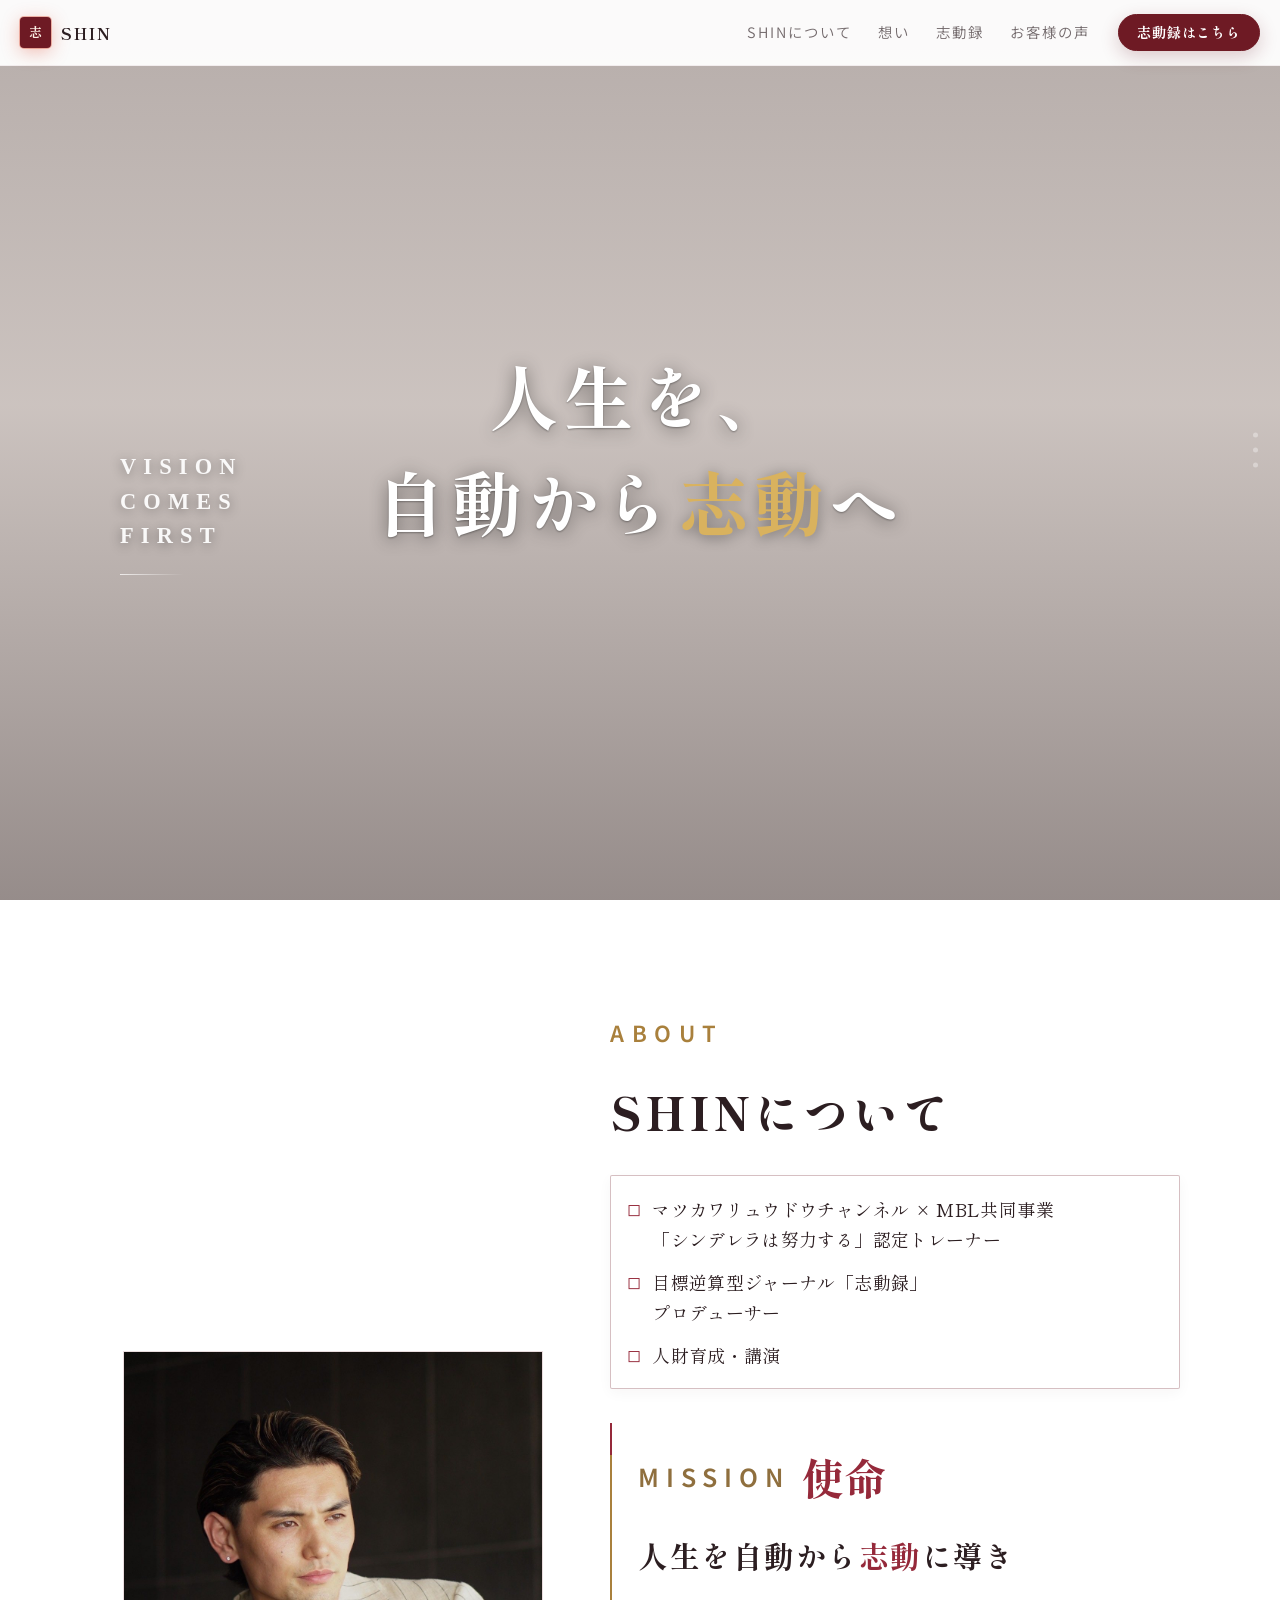
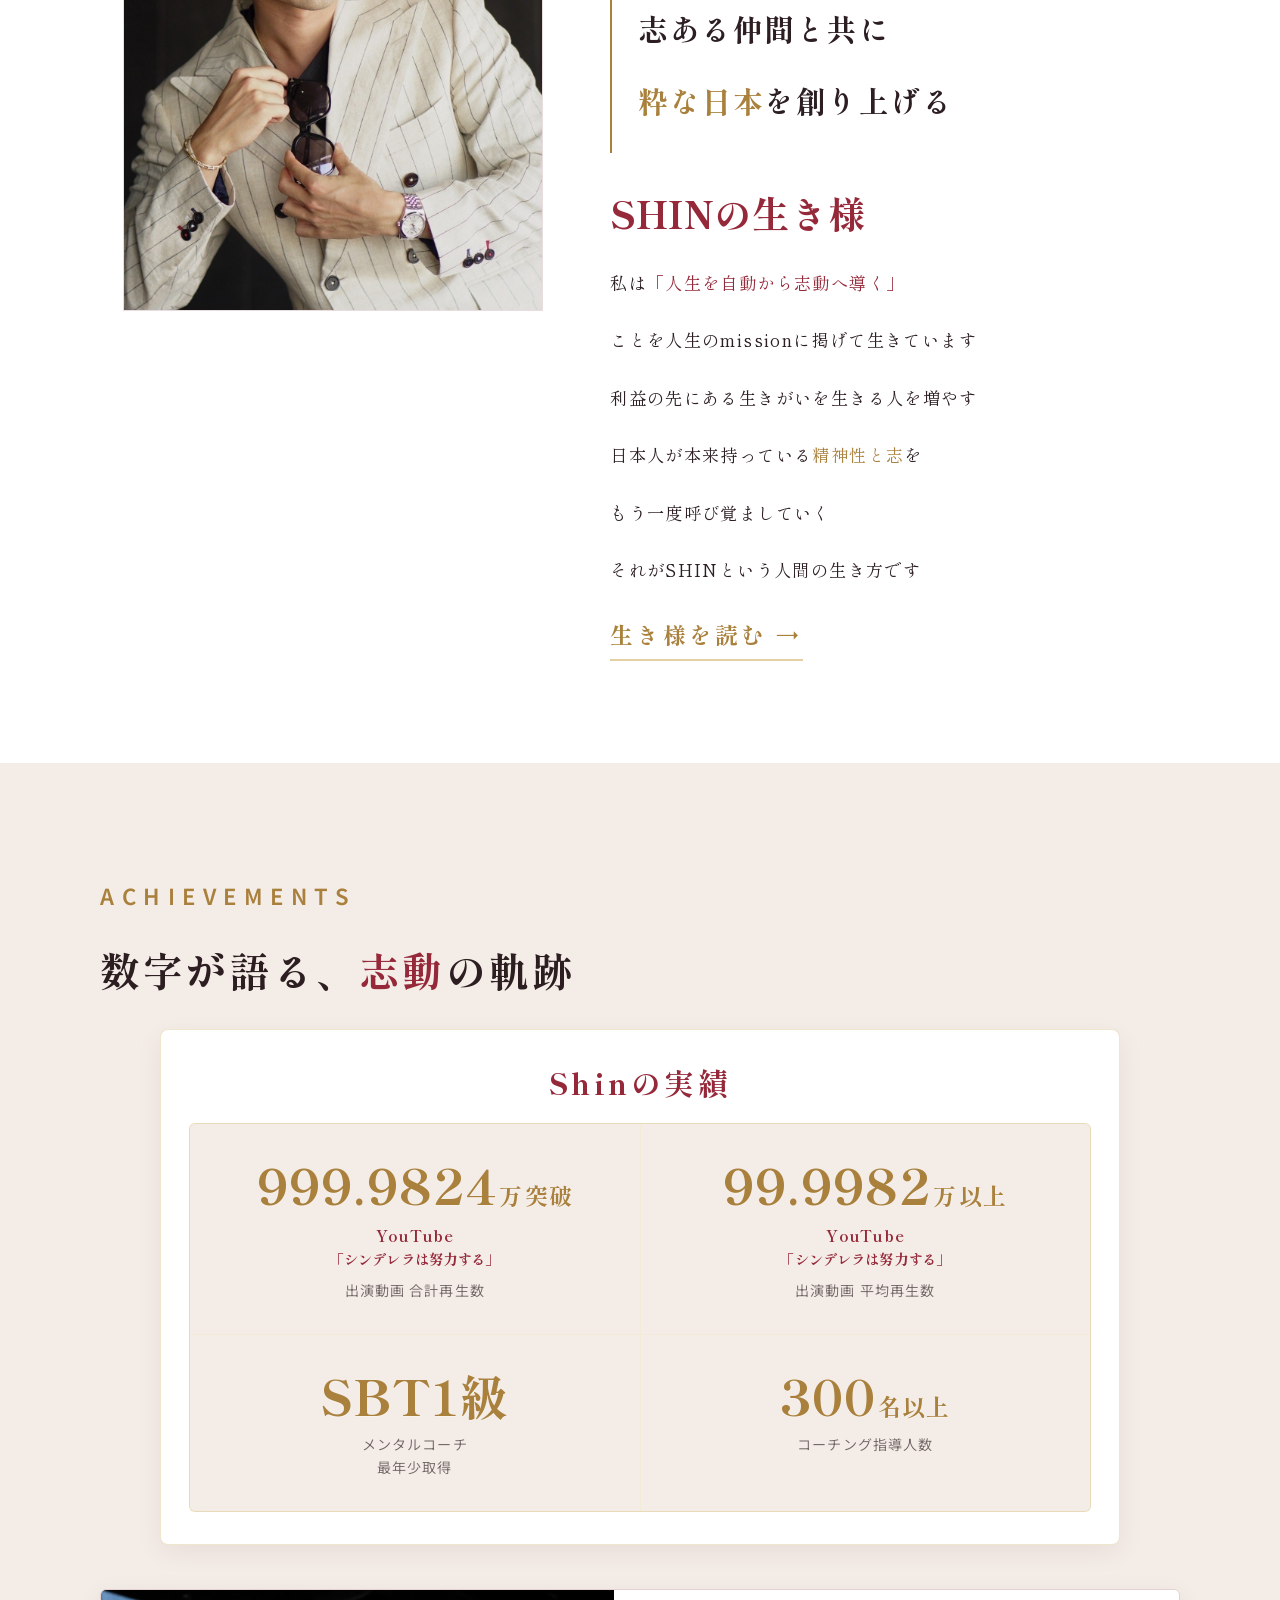
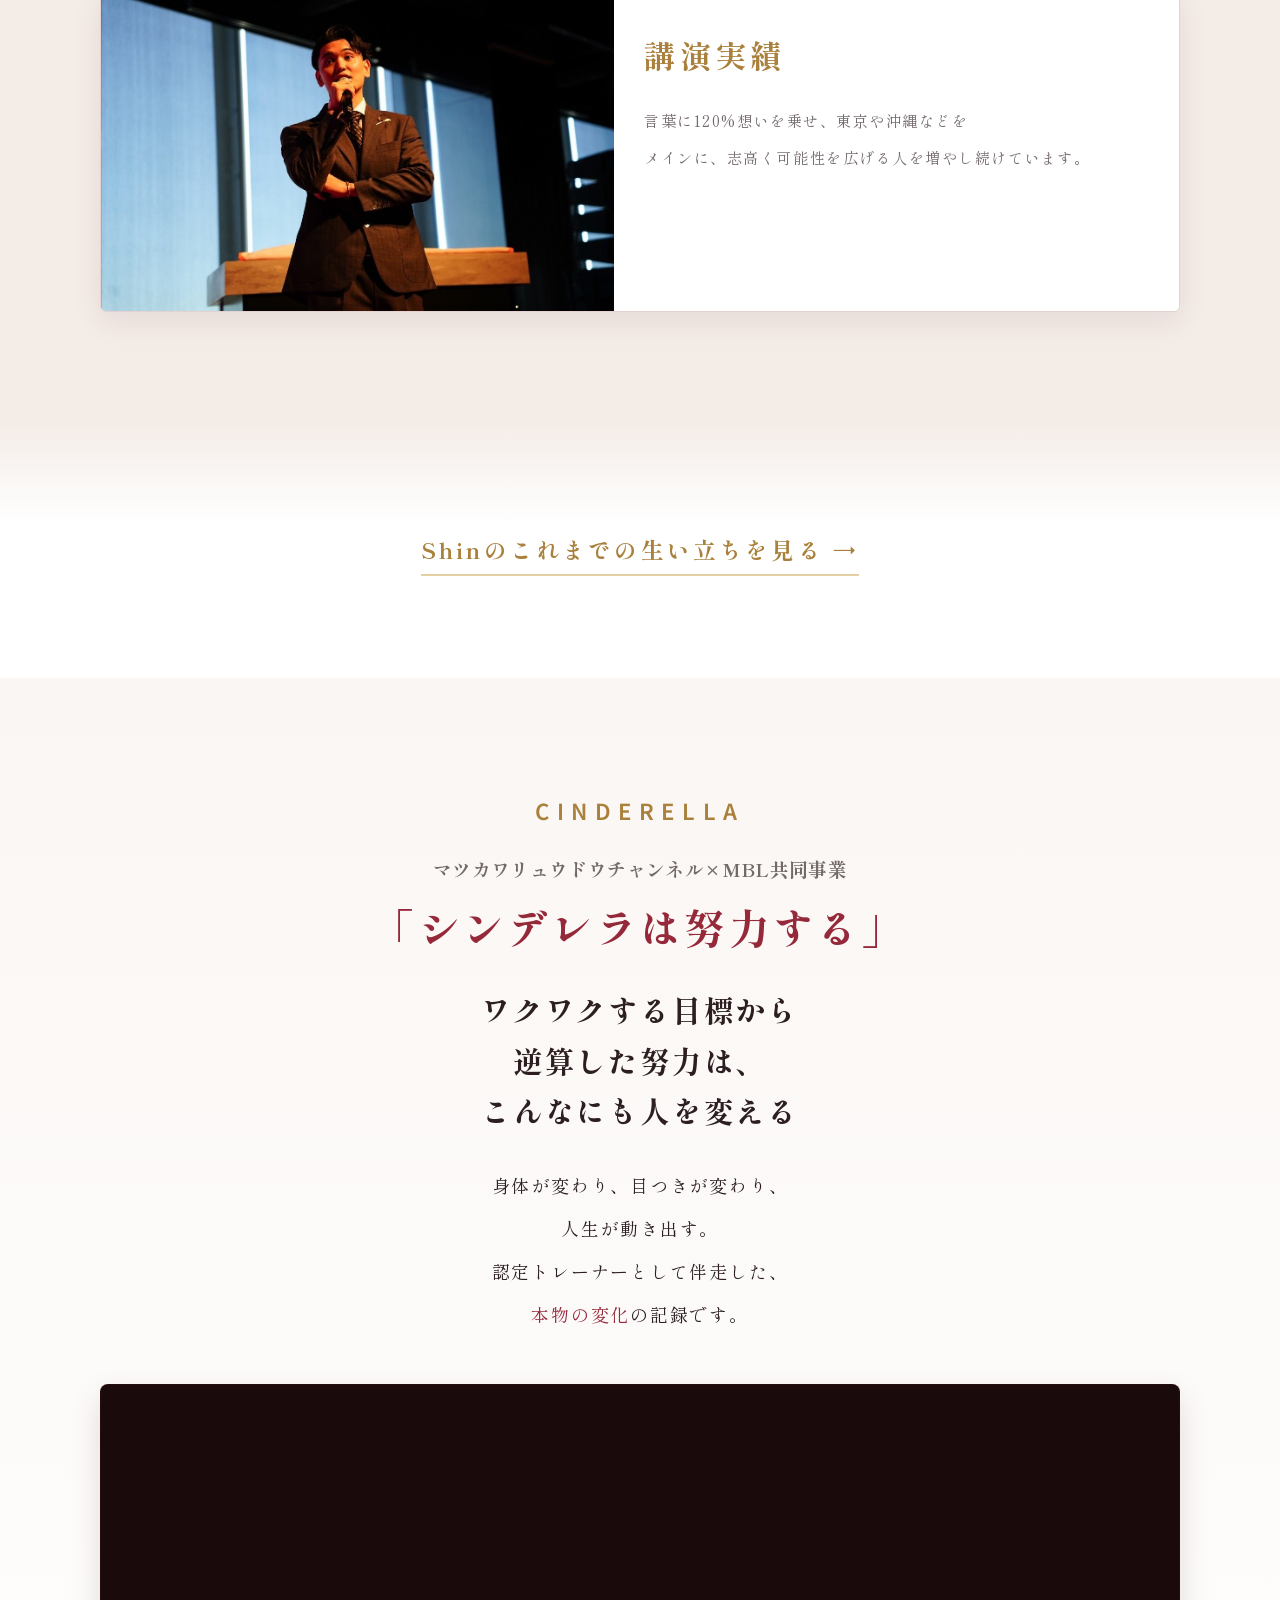
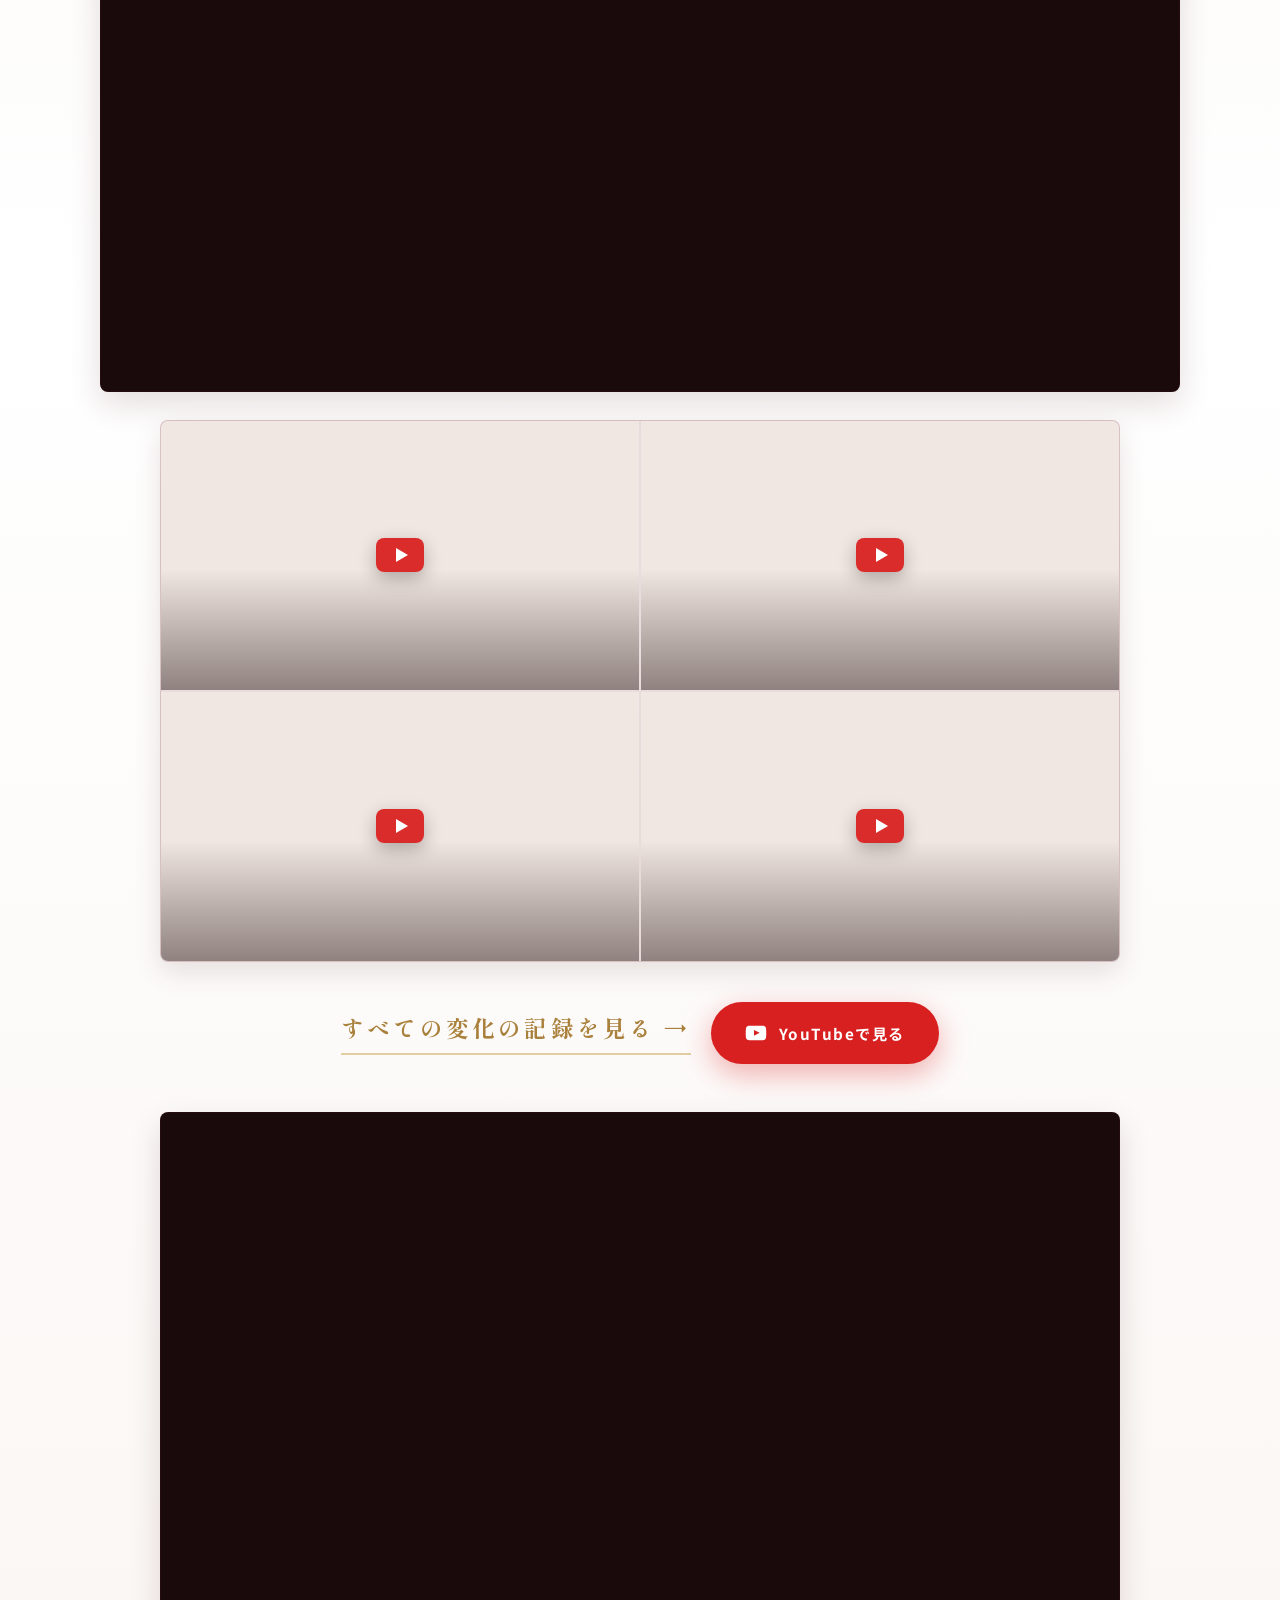
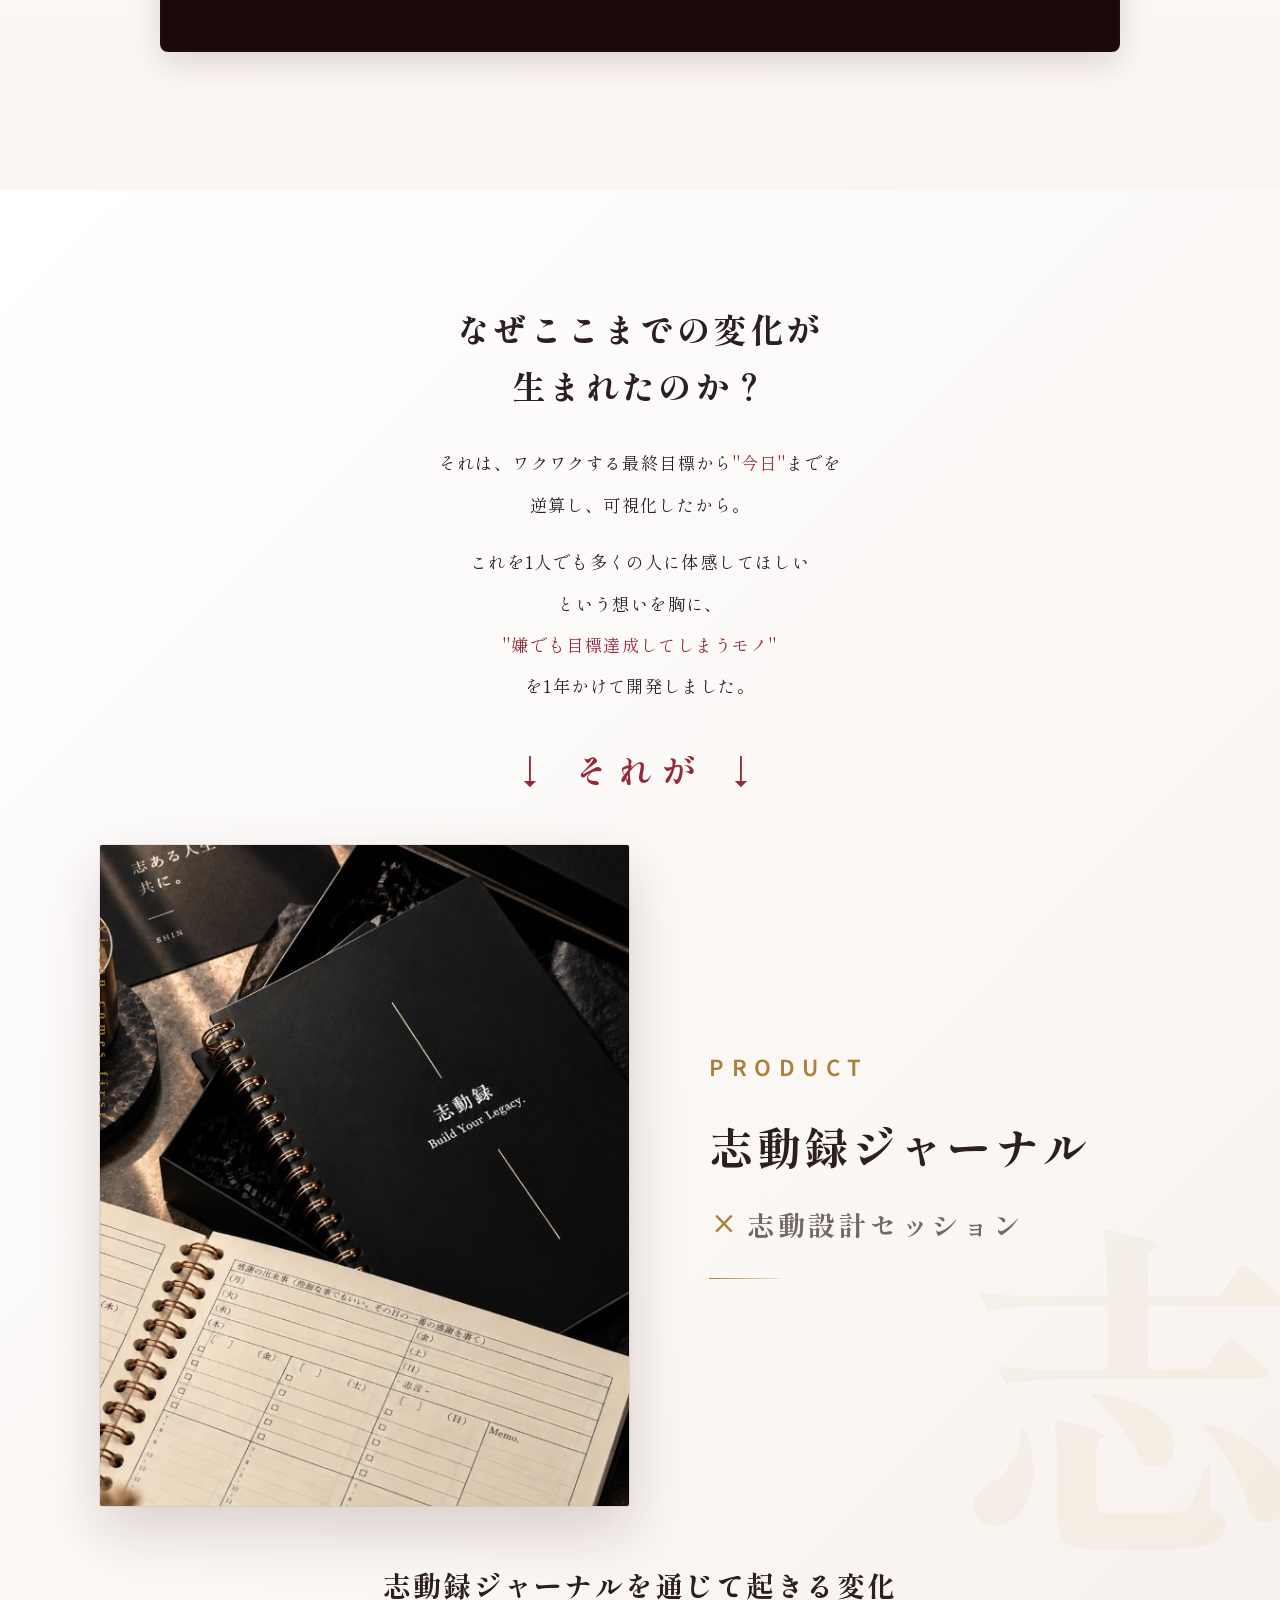
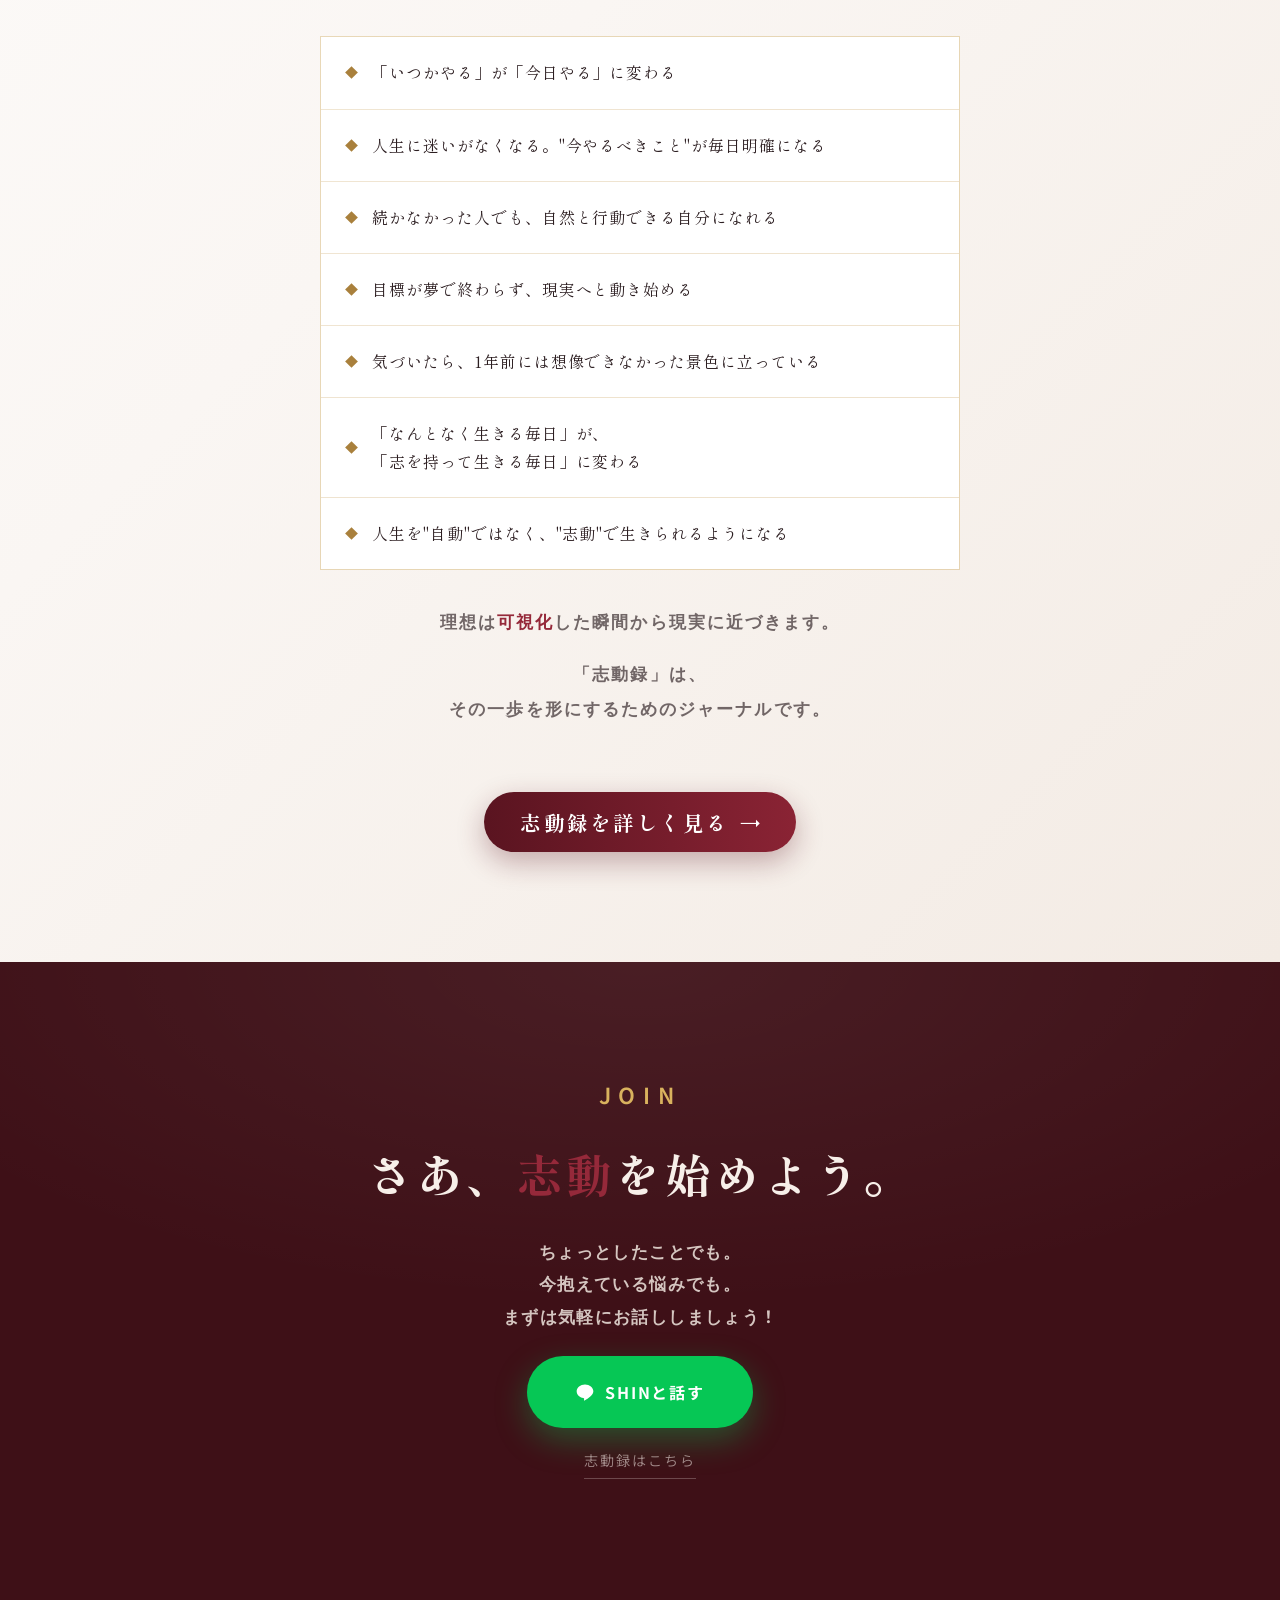
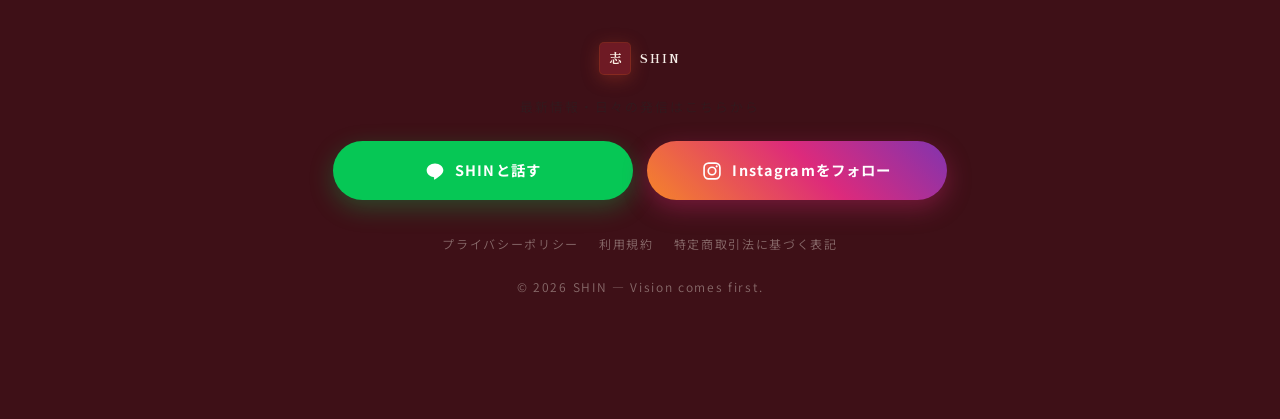
<file: index.html>
<!DOCTYPE html>
<html lang="ja">
<head>
<meta charset="UTF-8">
<meta name="viewport" content="width=device-width, initial-scale=1.0">
<title>SHIN Official Website｜人生を、自動から志動へ。</title>
<meta name="description" content="人生を、自動から志動に導き、志ある仲間と粋な日本を創り上げる。">
<link rel="icon" href="/favicon.ico" sizes="any">
<link rel="icon" type="image/png" sizes="48x48" href="/favicon-48.png">
<link rel="icon" type="image/png" sizes="192x192" href="/icon-192.png">
<link rel="apple-touch-icon" href="/apple-touch-icon.png">
<link rel="canonical" href="https://shin-official-site.vercel.app/">
<meta property="og:site_name" content="SHIN">
<meta property="og:type" content="website">
<meta property="og:title" content="SHIN Official Website｜人生を、自動から志動へ。">
<meta property="og:description" content="人生を、自動から志動に導き、志ある仲間と粋な日本を創り上げる。">
<meta property="og:url" content="https://shin-official-site.vercel.app/">
<meta property="og:image" content="https://shin-official-site.vercel.app/img/og-shin.jpg">
<meta property="og:image:width" content="1200">
<meta property="og:image:height" content="630">
<meta name="twitter:card" content="summary_large_image">
<meta name="twitter:image" content="https://shin-official-site.vercel.app/img/og-shin.jpg">
<script type="application/ld+json">
{"@context":"https://schema.org","@type":"WebSite","name":"SHIN","alternateName":["SHIN Official Website","志動録"],"url":"https://shin-official-site.vercel.app/"}
</script>
<link rel="preconnect" href="https://fonts.googleapis.com">
<link rel="preconnect" href="https://fonts.gstatic.com" crossorigin>
<link href="https://fonts.googleapis.com/css2?family=Shippori+Mincho:wght@500;600;700;800&family=Noto+Sans+JP:wght@350;400;500;700&display=swap" rel="stylesheet">
<link rel="stylesheet" href="css/1-tokens.css">
<link rel="stylesheet" href="css/2-base.css">
<link rel="stylesheet" href="css/3-layout.css">
<link rel="stylesheet" href="css/4-components.css">
<link rel="stylesheet" href="css/5-blocks.css">
<link rel="stylesheet" href="css/pages/index.css">
<link rel="stylesheet" href="css/cta.css">
</head>
<body>
<header>
  <a class="brand home-brand" href="index.html" aria-label="SHIN ホーム"><span class="seal">志</span>SHIN</a>
  <div class="header-right">
  <nav><a href="about.html" class="">SHINについて</a><a href="story.html" class="">想い</a><a href="journal.html" class="">志動録</a><a href="voice.html" class="">お客様の声</a></nav>
  <button class="nav-toggle" type="button" aria-label="メニューを開く" aria-expanded="false"><span></span><span></span></button>
  <a class="header-cta header-cta-line" href="buy.html" target="_blank" rel="noopener"><span class="cta-label-long"><span class="cta-brand">志動録</span>はこちら</span><span class="cta-label-short"><span class="cta-brand">志動録</span>はこちら</span></a>
  </div>
</header>

<div class="hero">
  <div class="hero-photos" aria-hidden="true">
    <div class="hero-slide"></div>
    <div class="hero-slide"></div>
    <div class="hero-slide"></div>
  </div>
  <div class="hero-dots" aria-hidden="true"><span></span><span></span><span></span></div>
  <div class="hero-veil" aria-hidden="true"></div>
  <div class="hero-inner">
    <div class="hero-rule" aria-hidden="true"><span>VISION<br>COMES<br>FIRST</span><div class="bar"></div></div>
    <h1 class="hero-title">
      <span class="line">人生を、</span>
      <span class="line">自動から<span class="shidou">志動</span>へ</span>
    </h1>
  </div>
  <div class="scroll-cue" aria-hidden="true"></div>
</div>
<section>
  <div class="wrap about-grid">
    <div class="portrait fx"><img src="img/hero_sunglasses.jpg" alt="SHIN" loading="lazy"></div>
    <div>
      <p class="eyebrow fx">ABOUT</p>
      <h2 class="fx">SHINについて</h2>
      <ul class="role-frames fx">
        <li><span class="role-keep">マツカワリュウドウチャンネル × MBL共同事業</span><br>「シンデレラは努力する」認定トレーナー</li>
        <li>目標逆算型ジャーナル「志動録」<br>プロデューサー</li>
        <li>人財育成・講演</li>
      </ul>
      <div class="mission-block fx">
        <p class="mission-label">MISSION<em>使命</em></p>
        <div class="mission-lines">
          <p>人生を自動から<em style="font-style:normal;color:var(--vermilion-bright)">志動</em>に導き</p>
          <p>志ある仲間と共に</p>
          <p><em style="font-style:normal;color:var(--gold)">粋な日本</em>を創り上げる</p>
        </div>
      </div>
      <div class="essay-block fx">
        <p class="essay-label"><em>SHINの生き様</em></p>
        <p class="essay-copy">私は<em>「人生を自動から志動へ導く」</em></p>
        <p class="essay-copy">ことを人生のmissionに掲げて生きています</p>
        <p class="essay-copy">利益の先にある生きがいを生きる人を増やす</p>
        <p class="essay-copy">日本人が本来持っている<span class="gold">精神性と志</span>を</p>
        <p class="essay-copy">もう一度呼び覚ましていく</p>
        <p class="essay-copy">それがSHINという人間の生き方です</p>
      </div>
      <div class="fx" style="margin-top:26px"><a class="link-more" href="story.html">生き様を読む →</a></div>
    </div>
  </div>
</section>
<section class="stats">
  <div class="wrap">
    <p class="eyebrow fx">ACHIEVEMENTS</p>
    <h2 class="fx">数字が語る、<em>志動</em>の軌跡</h2>
    <div class="achieve-blocks fx">
      <div class="achieve-block achieve-youtube">
        <p class="achieve-tag">Shinの実績</p>
        <div class="achieve-mini-grid">
          <div class="achieve-item">
            <div class="achieve-num"><span data-count="10000000">0</span><small>突破</small></div>
            <p class="achieve-sub">YouTube<br><span class="achieve-sub-title">「シンデレラは努力する」</span></p>
            <p class="achieve-label">出演動画 合計再生数</p>
          </div>
          <div class="achieve-item">
            <div class="achieve-num"><span data-count="1000000">0</span><small>以上</small></div>
            <p class="achieve-sub">YouTube<br><span class="achieve-sub-title">「シンデレラは努力する」</span></p>
            <p class="achieve-label">出演動画 平均再生数</p>
          </div>
          <div class="achieve-item">
            <div class="achieve-num">SBT1級</div>
            <p class="achieve-label">メンタルコーチ<br>最年少取得</p>
          </div>
          <div class="achieve-item">
            <div class="achieve-num">300<small>名以上</small></div>
            <p class="achieve-label">コーチング指導人数</p>
          </div>
        </div>
      </div>
    </div>
    <div class="lecture-band fx">
      <div class="lecture-photo" style="background-image:url(img/stage_talk.jpg)" aria-label="講演実績"></div>
      <div class="lecture-text">
        <h3>講演実績</h3>
        <p class="mission-lead" style="font-size:.95rem">言葉に120%想いを乗せ、東京や沖縄などを<br>メインに、志高く可能性を広げる人を増やし続けています。</p>
      </div>
    </div>
  </div>
</section>
<section style="background:linear-gradient(180deg,var(--bg-deep),var(--bg-wine) 40%)">
  <div class="wrap">
    <div style="text-align:center" class="fx"><a class="link-more" href="about.html">Shinのこれまでの生い立ちを見る →</a></div>
  </div>
</section>
<section class="cin-sec" id="cinderella">
  <div class="wrap">
    <div class="cin-head">
      <p class="eyebrow fx">CINDERELLA</p>
      <p class="cin-collab fx">マツカワリュウドウチャンネル×MBL共同事業</p>
      <p class="cin-brand fx">「シンデレラは努力する」</p>
      <h2 class="fx">ワクワクする目標から<br>逆算した努力は、<br>こんなにも人を変える</h2>
      <p class="mission-lead fx">身体が変わり、目つきが変わり、<br>人生が動き出す。<br>認定トレーナーとして伴走した、<br><em>本物の変化</em>の記録です。</p>
    </div>
    <div class="cin-feature-vid fx">
      <iframe src="https://www.youtube.com/embed/j4NA0WEkACQ" title="シンデレラは努力する" allow="accelerometer; autoplay; clipboard-write; encrypted-media; gyroscope; picture-in-picture; web-share" allowfullscreen loading="lazy"></iframe>
    </div>
    <div class="yt-grid fx" id="ytGrid" aria-label="シンデレラ出演動画"></div>
    <div class="fx" style="margin-top:40px;text-align:center;display:flex;flex-wrap:wrap;gap:20px;justify-content:center;align-items:center">
      <a class="link-more" href="voice.html">すべての変化の記録を見る →</a>
      <a class="btn-yt" href="https://youtu.be/j4NA0WEkACQ?si=rX-0wyMGfQC8mxHN" target="_blank" rel="noopener">
        <svg viewBox="0 0 24 24" width="22" height="22" fill="currentColor"><path d="M23 7.5s-.2-1.6-.9-2.3c-.9-.9-1.9-.9-2.4-1C16.6 4 12 4 12 4s-4.6 0-7.7.2c-.5.1-1.5.1-2.4 1-.7.7-.9 2.3-.9 2.3S.8 9.4.8 11.3v1.4c0 1.9.2 3.8.2 3.8s.2 1.6.9 2.3c.9.9 2 .9 2.5 1 1.8.2 7.6.2 7.6.2s4.6 0 7.7-.2c.5-.1 1.5-.1 2.4-1 .7-.7.9-2.3.9-2.3s.2-1.9.2-3.8v-1.4c0-1.9-.2-3.8-.2-3.8zM9.8 15V8.6l6.2 3.2-6.2 3.2z"/></svg>
        YouTubeで見る
      </a>
    </div>
    <div class="cin-feature-vid fx" style="margin-top:48px;max-width:960px">
      <iframe src="https://www.youtube.com/embed/KwL4w_1jS6k" title="【どん底】彼女より稼げず、嫉妬で泣いていた高卒男が24歳で月収100万円になった方法。" allow="accelerometer; autoplay; clipboard-write; encrypted-media; gyroscope; picture-in-picture; web-share" allowfullscreen loading="lazy"></iframe>
    </div>
  </div>
</section>
<section class="product-sec">
  <div class="wrap">
    <div class="product-bridge fx">
      <h2>なぜここまでの変化が<br>生まれたのか？</h2>
      <p class="essay-copy">それは、ワクワクする最終目標から<em>"今日"</em>までを<br>逆算し、可視化したから。</p>
      <p class="essay-copy">これを1人でも多くの人に体感してほしい<br>という想いを胸に、<br><em>"嫌でも目標達成してしまうモノ"</em><br>を1年かけて開発しました。</p>
      <p class="product-arrow">↓ それが ↓</p>
    </div>
    <div class="product-showcase">
      <div class="product-visual fx">
        <div class="product-photo" style="background-image:url(img/journal_product.jpg);background-position:center 34%"></div>
        <span class="product-tag" aria-hidden="true">Vision comes first</span>
      </div>
      <div class="product-copy">
        <p class="eyebrow fx">PRODUCT</p>
        <h2 class="product-title fx">
          <span class="product-title-main">志動録ジャーナル</span>
          <span class="product-title-sub"><em>×</em>志動設計セッション</span>
        </h2>
        <div class="product-rule fx" aria-hidden="true"></div>
      </div>
    </div>
    <div class="product-changes">
      <div class="product-change-block fx">
        <h3 class="product-change-title">志動録ジャーナルを通じて起きる変化</h3>
        <ul class="change-list">
          <li>「いつかやる」が「今日やる」に変わる</li>
          <li>人生に迷いがなくなる。"今やるべきこと"が毎日明確になる</li>
          <li>続かなかった人でも、自然と行動できる自分になれる</li>
          <li>目標が夢で終わらず、現実へと動き始める</li>
          <li>気づいたら、1年前には想像できなかった景色に立っている</li>
          <li>「なんとなく生きる毎日」が、<br>「志を持って生きる毎日」に変わる</li>
          <li>人生を"自動"ではなく、"志動"で生きられるようになる</li>
        </ul>
        <p class="product-change-note">理想は<span>可視化</span>した瞬間から現実に近づきます。</p>
        <p class="product-change-note">「志動録」は、<br>その一歩を形にするためのジャーナルです。</p>
      </div>
      <div class="product-change-cta fx">
        <a class="product-cta" href="journal.html">志動録を詳しく見る</a>
      </div>
    </div>
  </div>
</section>
<section class="cta-sec">
  <div class="wrap">
    <p class="eyebrow center fx">JOIN</p>
    <h2 class="fx">さあ、<em>志動</em>を始めよう。</h2>
    <div class="cta-group fx">
      <p class="cta-nudge">ちょっとしたことでも。<br>今抱えている悩みでも。<br><span class="cta-nudge-keep">まずは気軽にお話ししましょう<span class="cta-mark">！</span></span></p>
      <a class="btn-line" href="https://lin.ee/riYjWrx" target="_blank" rel="noopener">
        <svg viewBox="0 0 24 24" width="20" height="20" fill="currentColor" aria-hidden="true"><path d="M12 3C6.5 3 2 6.7 2 11.2c0 4 3.4 7.4 8 8.1.3.1.8.2.9.5.1.3.1.7 0 1 0 0-.1.7-.1.8-.1.3-.2 1 .9.5s5.8-3.4 7.9-5.9c1.5-1.6 2.4-3.2 2.4-5C22 6.7 17.5 3 12 3z"/></svg>
        SHINと話す
      </a>
      <a class="cta-sub" href="buy.html" target="_blank" rel="noopener">志動録はこちら</a>
    </div>
  </div>
</section>

<footer>
  <a class="brand" href="index.html"><span class="seal">志</span>SHIN</a>
  <p class="follow-lead">最新情報・日々の発信はこちらから</p>
  <div class="sns-btns">
    <a class="sns-btn line" href="https://lin.ee/riYjWrx" target="_blank" rel="noopener">
      <svg viewBox="0 0 24 24" width="20" height="20" fill="currentColor" aria-hidden="true"><path d="M12 3C6.5 3 2 6.7 2 11.2c0 4 3.4 7.4 8 8.1.3.1.8.2.9.5.1.3.1.7 0 1 0 0-.1.7-.1.8-.1.3-.2 1 .9.5s5.8-3.4 7.9-5.9c1.5-1.6 2.4-3.2 2.4-5C22 6.7 17.5 3 12 3z"/></svg>
      SHINと話す
    </a>
    <a class="sns-btn ig" href="https://www.instagram.com/shinnnn.1/" target="_blank" rel="noopener">
      <svg viewBox="0 0 24 24" width="20" height="20" fill="none" stroke="currentColor" stroke-width="2"><rect x="2.5" y="2.5" width="19" height="19" rx="5.5"/><circle cx="12" cy="12" r="4.5"/><circle cx="17.6" cy="6.4" r="1.3" fill="currentColor" stroke="none"/></svg>
      Instagramをフォロー
    </a>
  </div>
  <div class="footer-legal" aria-label="規約・ポリシー">
    <a href="privacy.html">プライバシーポリシー</a>
    <a href="terms.html">利用規約</a>
    <a href="tokusho.html">特定商取引法に基づく表記</a>
  </div>
  <p>© 2026 SHIN — Vision comes first.</p>
</footer>
<div class="sticky-cta" id="stickyCta"><div class="sticky-cta-row"><a class="btn-line" href="https://lin.ee/riYjWrx" target="_blank" rel="noopener"><svg viewBox="0 0 24 24" width="20" height="20" fill="currentColor" aria-hidden="true"><path d="M12 3C6.5 3 2 6.7 2 11.2c0 4 3.4 7.4 8 8.1.3.1.8.2.9.5.1.3.1.7 0 1 0 0-.1.7-.1.8-.1.3-.2 1 .9.5s5.8-3.4 7.9-5.9c1.5-1.6 2.4-3.2 2.4-5C22 6.7 17.5 3 12 3z"/></svg>SHINと話す</a><a class="btn-sticky-buy" href="buy.html" target="_blank" rel="noopener">志動録はこちら</a></div></div>
<script>
const io=new IntersectionObserver(es=>{es.forEach(e=>{if(e.isIntersecting){e.target.classList.add('on');io.unobserve(e.target)}})},{threshold:.15});
document.querySelectorAll('.fx').forEach(el=>io.observe(el));
const st=document.getElementById('stickyCta');
if(st){const h=document.querySelector('.page-hero,.hero,.j-hero');
if(h){new IntersectionObserver(es=>{st.classList.toggle('show',!es[0].isIntersecting)},{threshold:.1}).observe(h);}}
const navToggle=document.querySelector('.nav-toggle');
if(navToggle){
  const closeNav=()=>{navToggle.setAttribute('aria-expanded','false');document.body.classList.remove('nav-open')};
  navToggle.addEventListener('click',()=>{
    const open=navToggle.getAttribute('aria-expanded')==='true';
    navToggle.setAttribute('aria-expanded',open?'false':'true');
    document.body.classList.toggle('nav-open',!open);
  });
  document.querySelectorAll('header nav a').forEach(a=>a.addEventListener('click',closeNav));
  window.addEventListener('keydown',e=>{if(e.key==='Escape')closeNav()});
}


const fmt=n=>n>=10000?(n/10000)+'<small>万</small>':n.toLocaleString();
const cio=new IntersectionObserver(es=>{es.forEach(e=>{if(!e.isIntersecting)return;cio.unobserve(e.target);
const el=e.target,target=+el.dataset.count,dur=1400,t0=performance.now();
const tick=t=>{const p=Math.min((t-t0)/dur,1),ea=1-Math.pow(1-p,3);el.innerHTML=fmt(Math.round(target*ea));if(p<1)requestAnimationFrame(tick)};
requestAnimationFrame(tick)})},{threshold:.6});
document.querySelectorAll('[data-count]').forEach(el=>cio.observe(el));
/* ===== シンデレラ出演動画 ===== */
const VIDEOS=["vM_soSQTJM0","mLqJjr3Hjss","dBLzf0N153k","z3ncQa3Sxdw"];
const ytGrid=document.getElementById('ytGrid');
if(ytGrid){VIDEOS.forEach(id=>{
  const a=document.createElement('a');
  a.className='yt-card';
  a.href='https://www.youtube.com/watch?v='+id;
  a.target='_blank';
  a.rel='noopener';
  a.setAttribute('aria-label','YouTube動画を再生');
  a.style.backgroundImage='url(https://i.ytimg.com/vi/'+id+'/hqdefault.jpg)';
  a.innerHTML='<span class="play" aria-hidden="true"></span>';
  ytGrid.appendChild(a);
})}
</script>
</body>
</html>
</file>
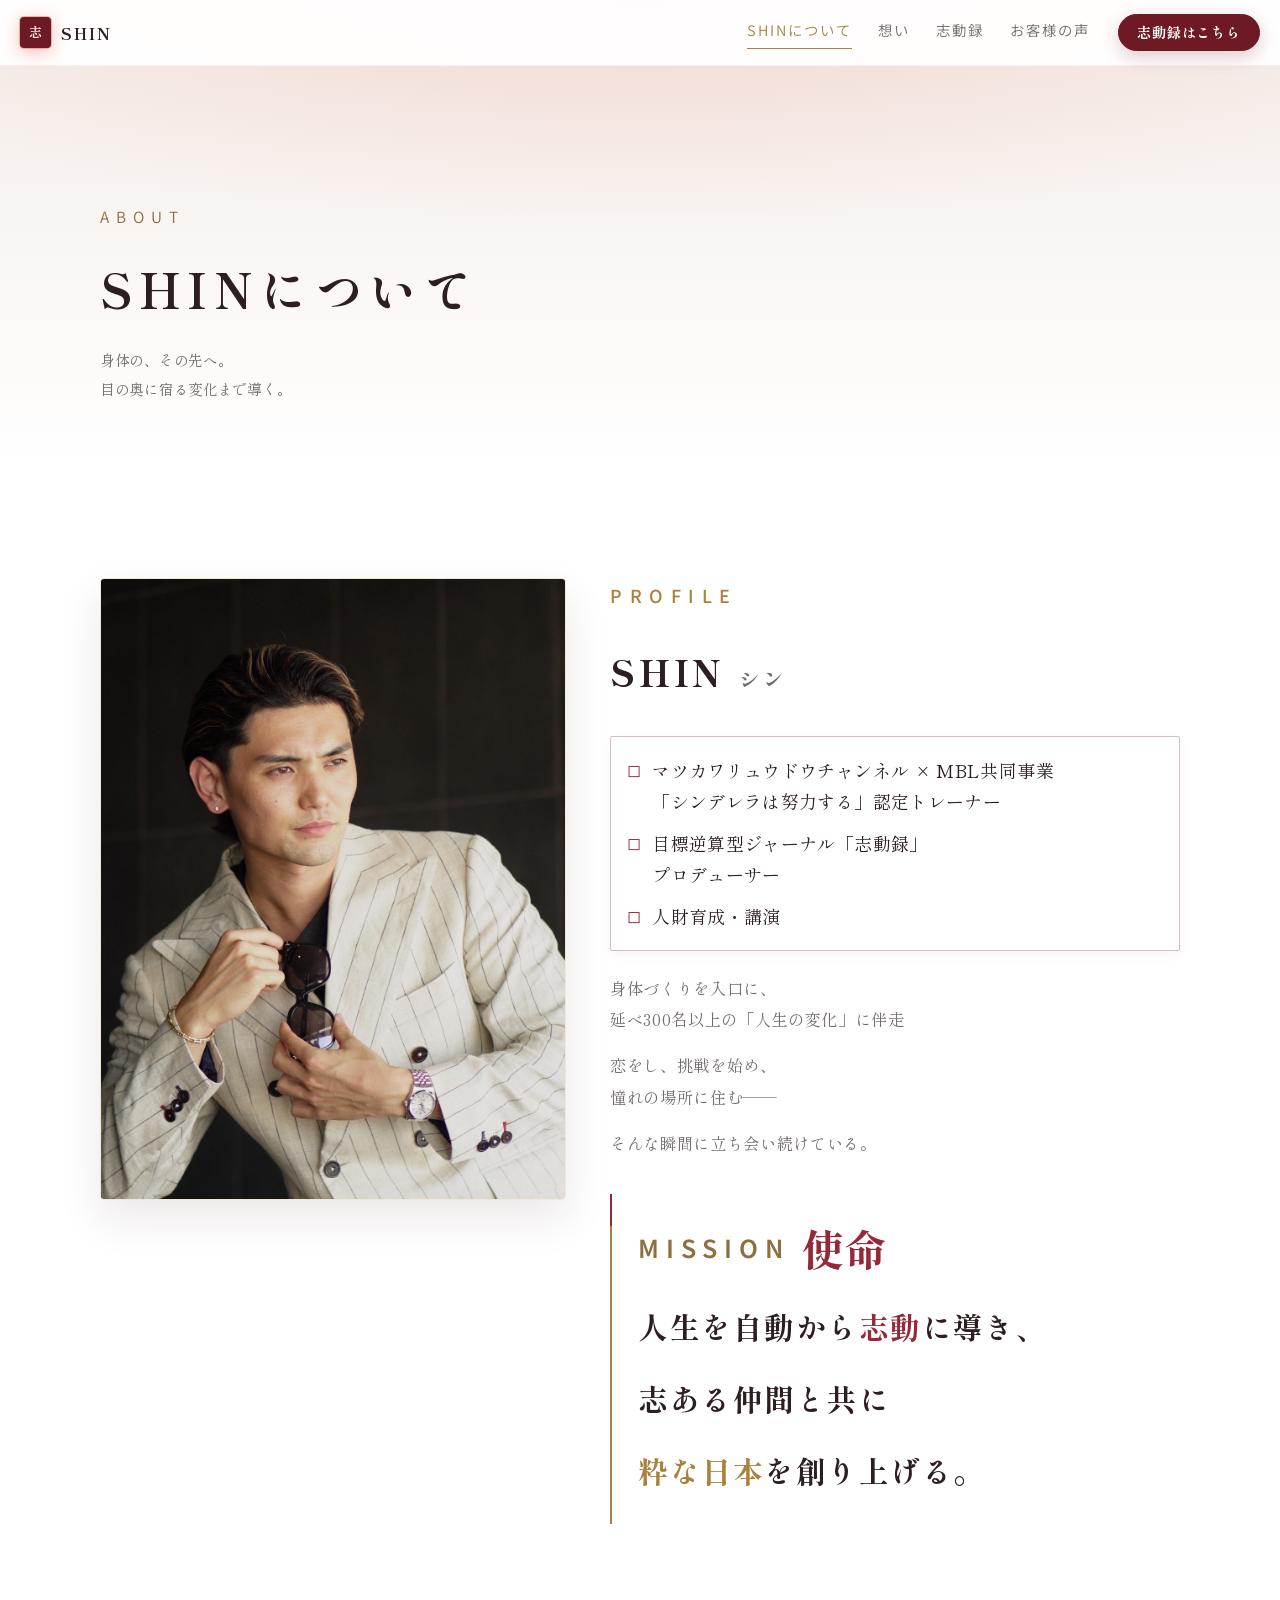
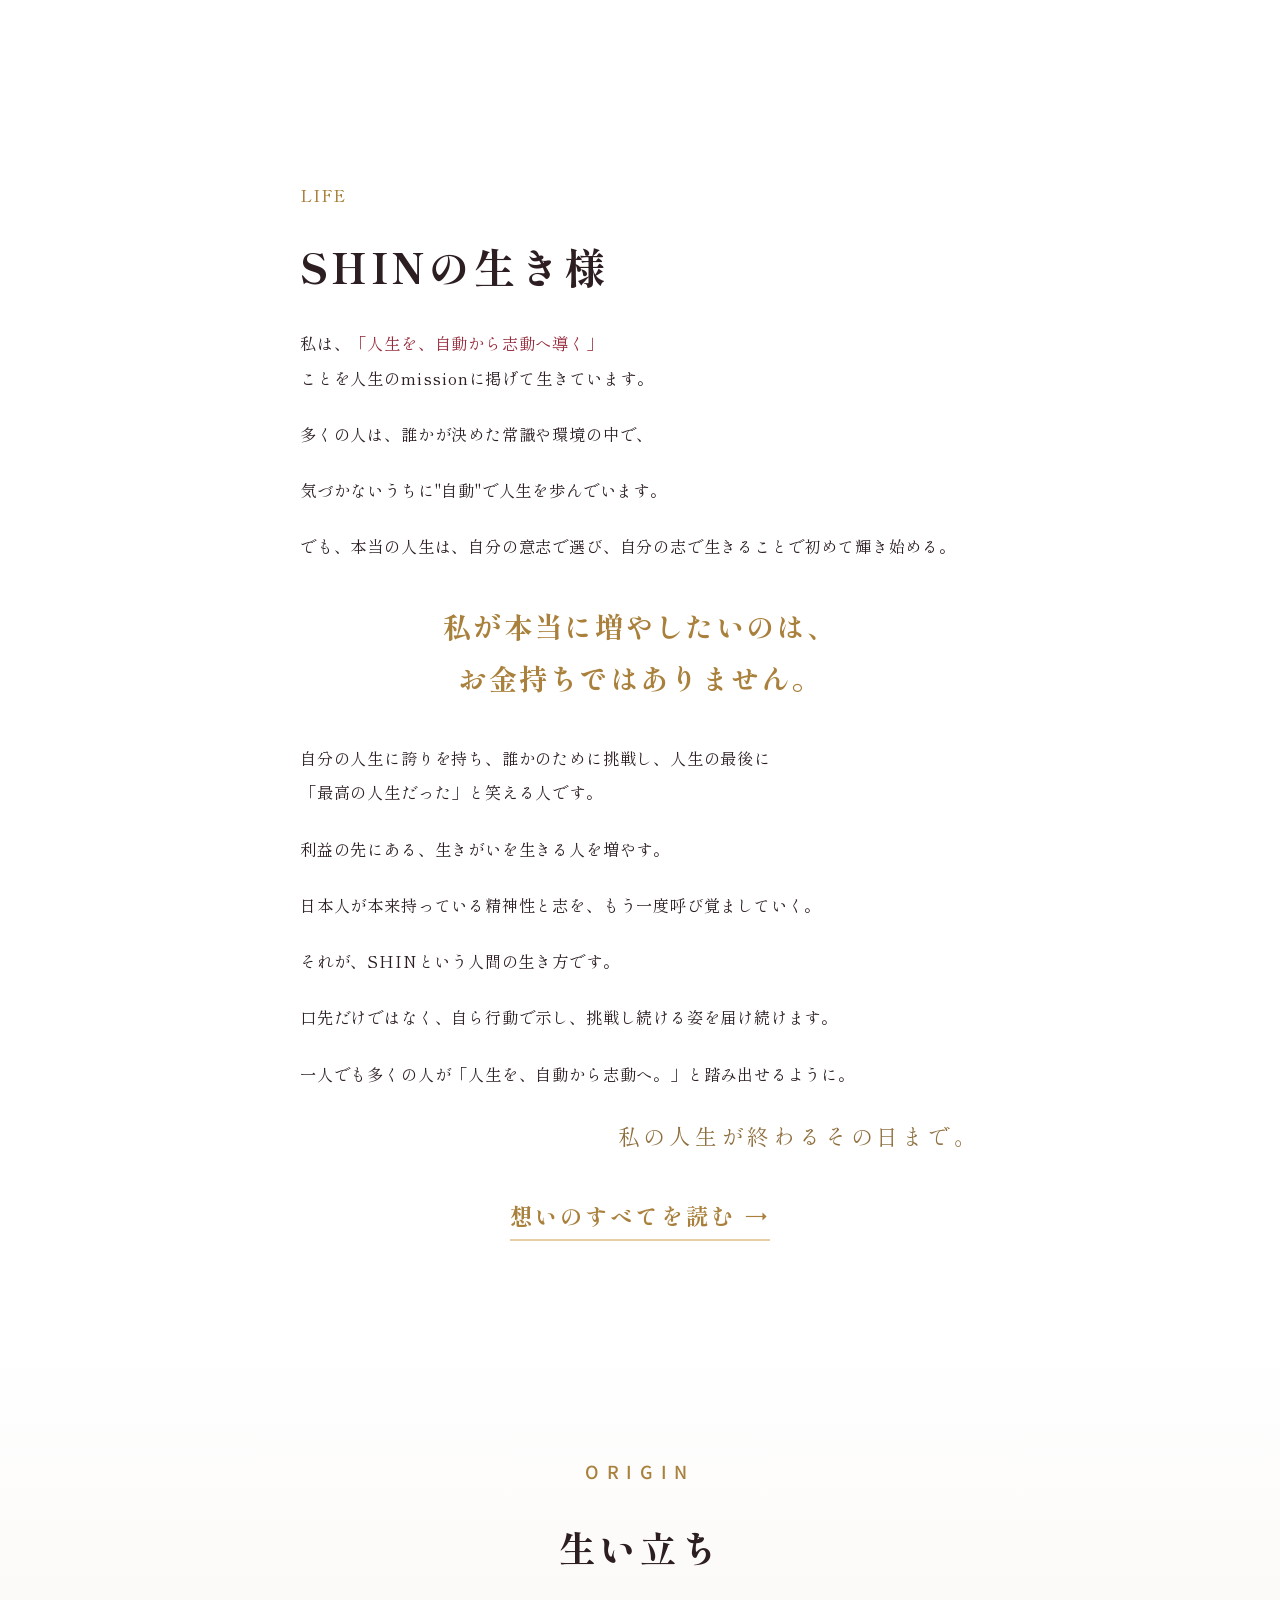
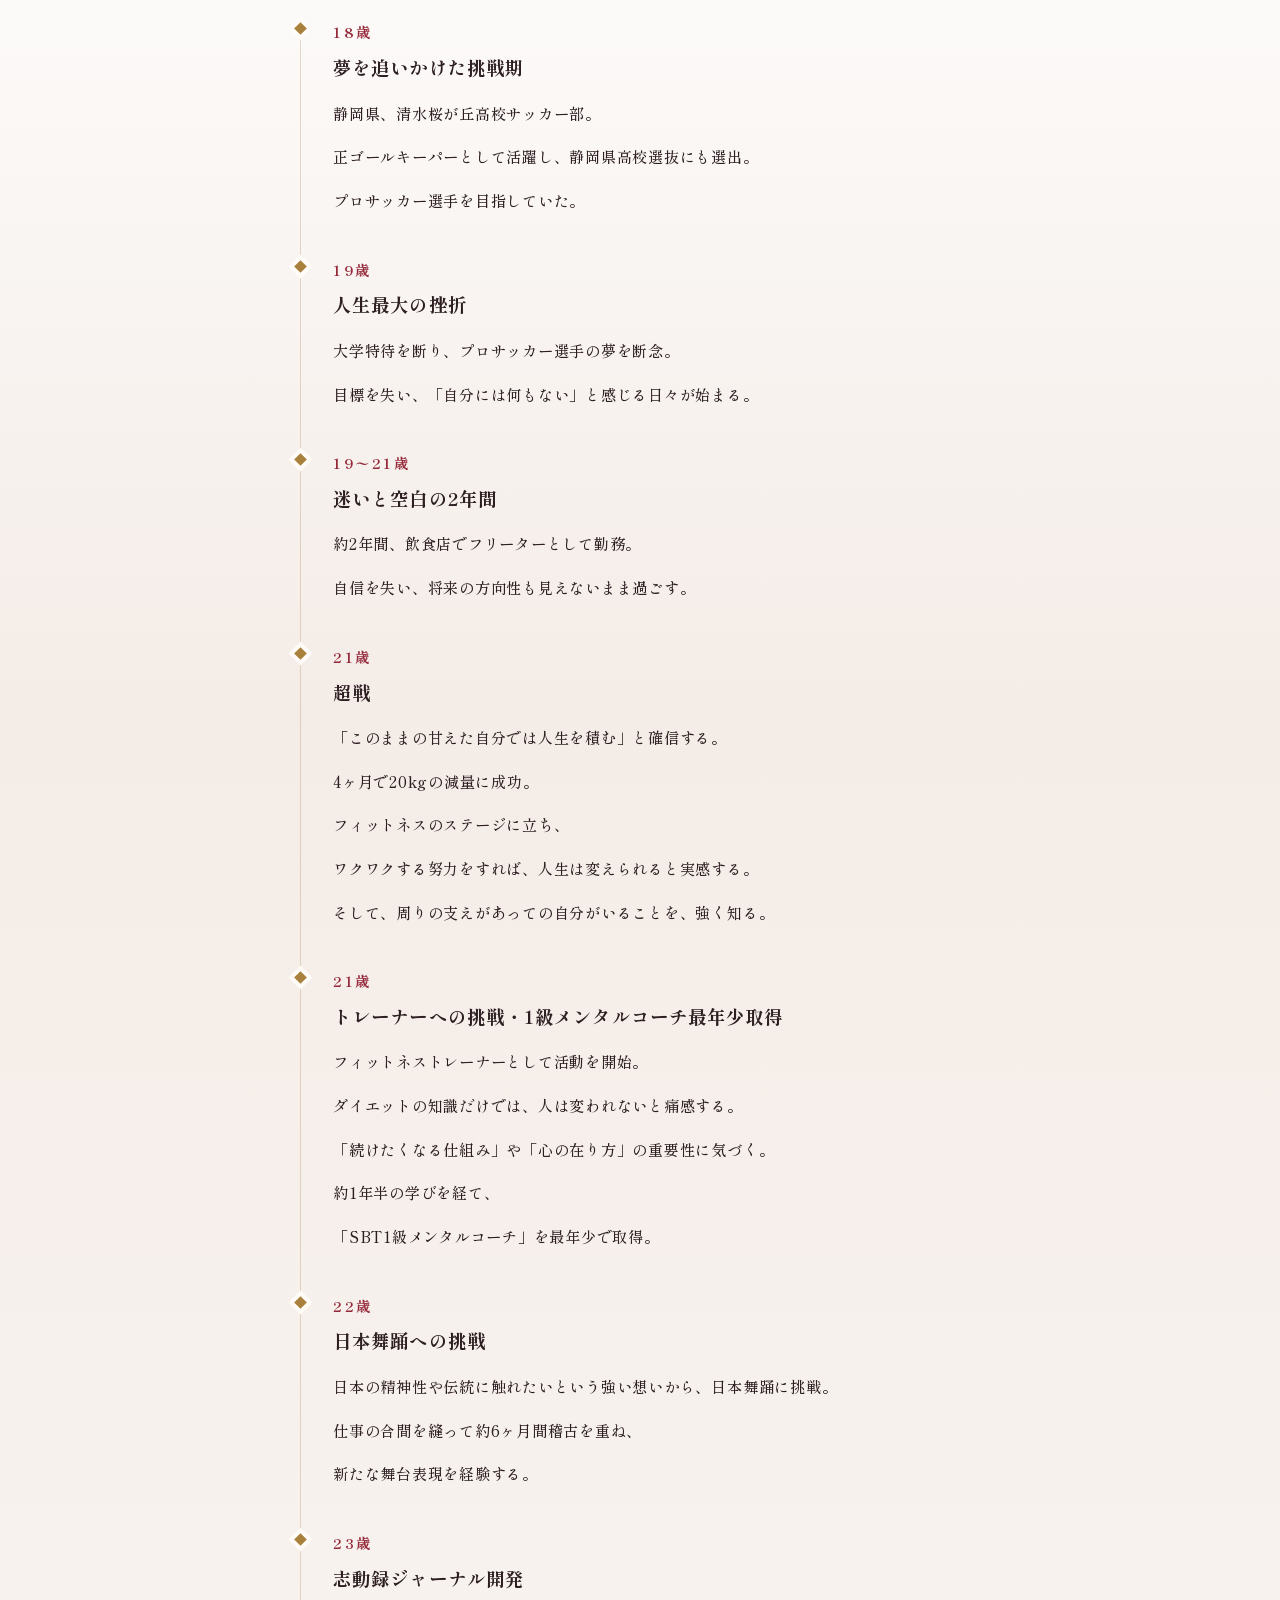
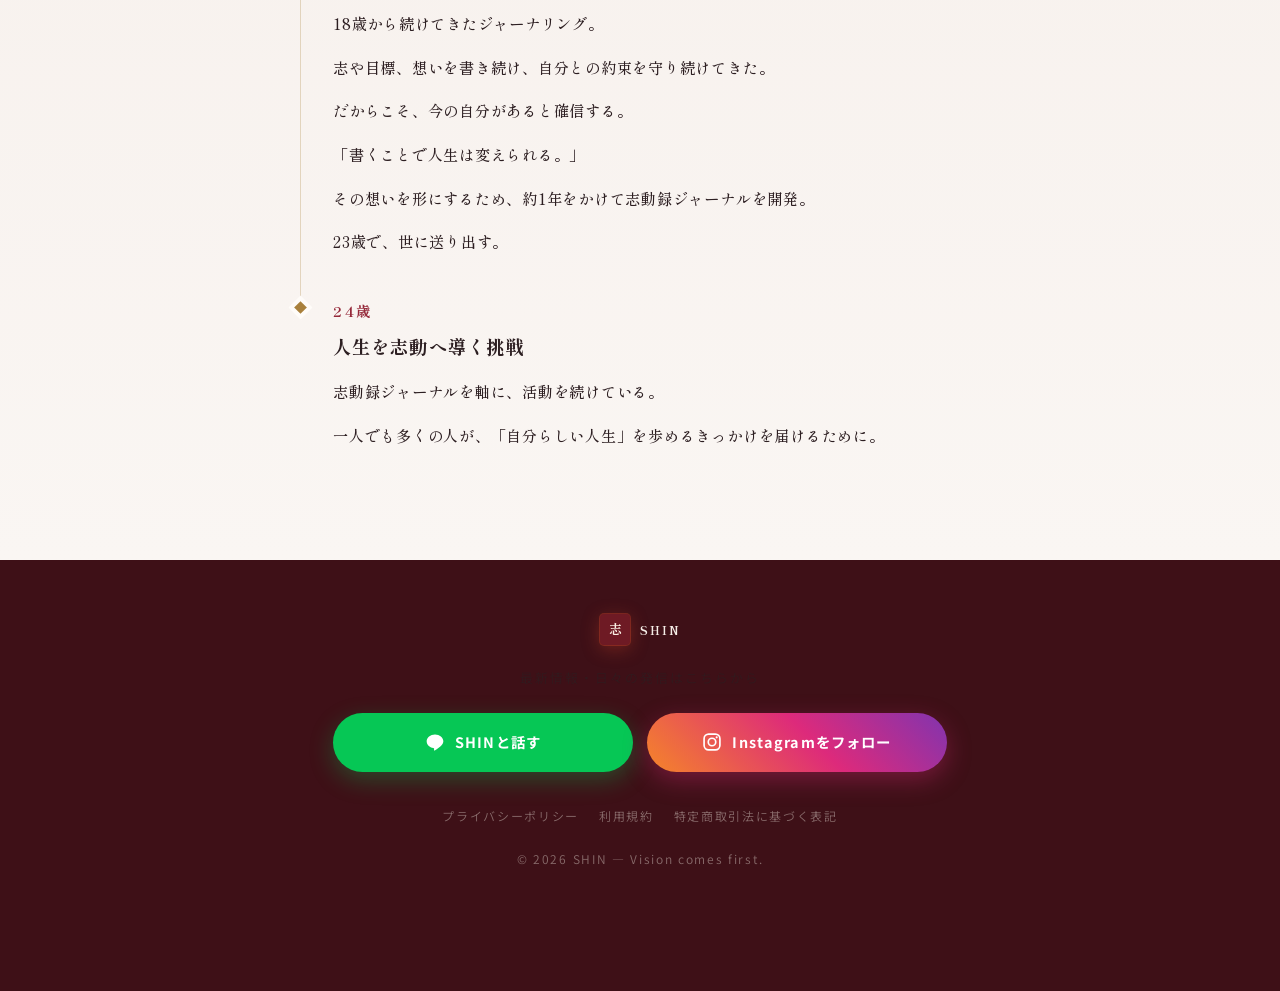
<file: about.html>
<!DOCTYPE html>
<html lang="ja">
<head>
<meta charset="UTF-8">
<meta name="viewport" content="width=device-width, initial-scale=1.0">
<title>SHINについて｜SHIN Official Website</title>
<meta name="description" content="SHINのプロフィール・ミッション・活動内容。">
<link rel="icon" href="/favicon.ico" sizes="any">
<link rel="icon" type="image/png" sizes="48x48" href="/favicon-48.png">
<link rel="icon" type="image/png" sizes="192x192" href="/icon-192.png">
<link rel="apple-touch-icon" href="/apple-touch-icon.png">
<link rel="canonical" href="https://shin-official-site.vercel.app/about.html">
<meta property="og:site_name" content="SHIN">
<meta property="og:type" content="article">
<meta property="og:title" content="SHINについて｜SHIN Official Website">
<meta property="og:description" content="SHINのプロフィール・ミッション・活動内容。">
<meta property="og:url" content="https://shin-official-site.vercel.app/about.html">
<meta property="og:image" content="https://shin-official-site.vercel.app/img/og-shin.jpg">
<meta property="og:image:width" content="1200">
<meta property="og:image:height" content="630">
<meta name="twitter:card" content="summary_large_image">
<meta name="twitter:image" content="https://shin-official-site.vercel.app/img/og-shin.jpg">
<link rel="preconnect" href="https://fonts.googleapis.com">
<link rel="preconnect" href="https://fonts.gstatic.com" crossorigin>
<link href="https://fonts.googleapis.com/css2?family=Shippori+Mincho:wght@500;600;700;800&family=Noto+Sans+JP:wght@350;400;500;700&display=swap" rel="stylesheet">
<link rel="stylesheet" href="css/1-tokens.css">
<link rel="stylesheet" href="css/2-base.css">
<link rel="stylesheet" href="css/3-layout.css">
<link rel="stylesheet" href="css/4-components.css">
<link rel="stylesheet" href="css/5-blocks.css">
<link rel="stylesheet" href="css/pages/about.css">
<link rel="stylesheet" href="css/cta.css">
</head>
<body>
<header>
  <a class="brand home-brand" href="index.html" aria-label="SHIN ホーム"><span class="seal">志</span>SHIN</a>
  <div class="header-right">
  <nav><a href="about.html" class="act">SHINについて</a><a href="story.html" class="">想い</a><a href="journal.html" class="">志動録</a><a href="voice.html" class="">お客様の声</a></nav>
  <button class="nav-toggle" type="button" aria-label="メニューを開く" aria-expanded="false"><span></span><span></span></button>
  <a class="header-cta header-cta-line" href="buy.html" target="_blank" rel="noopener"><span class="cta-label-long"><span class="cta-brand">志動録</span>はこちら</span><span class="cta-label-short"><span class="cta-brand">志動録</span>はこちら</span></a>
  </div>
</header>

<div class="page-hero">
  <div class="wrap">
    <span class="en">ABOUT</span>
    <h1>SHINについて</h1>
    <p class="desc">身体の、その先へ。<br>目の奥に宿る変化まで導く。</p>
  </div>
</div>
<section>
  <div class="wrap prof-grid">
    <div class="prof-visual">
      <div class="prof-photo fx"><img src="img/hero_sunglasses.jpg" alt="SHIN" loading="lazy"></div>
    </div>
    <div>
      <p class="eyebrow fx">PROFILE</p>
      <h2 class="fx">SHIN<span style="font-size:.55em;color:var(--ink-dim);margin-left:14px;letter-spacing:.2em">シン</span></h2>
      <ul class="prof-roles fx">
        <li><span class="prof-role-main"><span class="role-keep">マツカワリュウドウチャンネル × MBL共同事業</span><br>「シンデレラは努力する」認定トレーナー</span></li>
        <li><span class="prof-role-main">目標逆算型ジャーナル「志動録」<br>プロデューサー</span></li>
        <li><span class="prof-role-main">人財育成・講演</span></li>
      </ul>
      <div class="prof-leads">
        <p class="lead fx">身体づくりを入口に、<br>延べ300名以上の「人生の変化」に伴走</p>
        <p class="lead fx">恋をし、挑戦を始め、<br>憧れの場所に住む——</p>
        <p class="lead fx">そんな瞬間に立ち会い続けている。</p>
      </div>
      <div class="mission-block fx">
        <p class="mission-label">MISSION<em>使命</em></p>
        <div class="mission-lines">
          <p>人生を自動から<span style="color:var(--vermilion-bright)">志動</span>に導き、</p>
          <p>志ある仲間と共に</p>
          <p><span style="color:var(--gold)">粋な日本</span>を創り上げる。</p>
        </div>
      </div>
    </div>
  </div>
</section>

<section class="life-sec">
  <div class="wrap life-body">
    <p class="eyebrow fx">LIFE</p>
    <h2 class="fx">SHINの生き様</h2>
    <p class="fx">私は、<em>「人生を、自動から志動へ導く」</em><br>ことを人生のmissionに掲げて生きています。</p>
    <p class="fx">多くの人は、誰かが決めた常識や環境の中で、</p>
    <p class="fx">気づかないうちに"自動"で人生を歩んでいます。</p>
    <p class="fx">でも、本当の人生は、自分の意志で選び、自分の志で生きることで初めて輝き始める。</p>
    <p class="pull fx">私が本当に増やしたいのは、<br>お金持ちではありません。</p>
    <p class="fx">自分の人生に誇りを持ち、誰かのために挑戦し、人生の最後に「最高の人生だった」と笑える人です。</p>
    <p class="fx">利益の先にある、生きがいを生きる人を増やす。</p>
    <p class="fx">日本人が本来持っている精神性と志を、もう一度呼び覚ましていく。</p>
    <p class="fx">それが、SHINという人間の生き方です。</p>
    <p class="fx">口先だけではなく、自ら行動で示し、挑戦し続ける姿を届け続けます。</p>
    <p class="fx">一人でも多くの人が「人生を、自動から志動へ。」と踏み出せるように。</p>
    <p class="sig fx">私の人生が終わるその日まで。</p>
    <div class="fx" style="margin-top:40px;text-align:center"><a class="link-more" href="story.html">想いのすべてを読む →</a></div>
  </div>
</section>

<section class="origin-sec">
  <div class="wrap">
    <p class="eyebrow center fx">ORIGIN</p>
    <h2 class="fx" style="text-align:center;margin-bottom:40px">生い立ち</h2>
    <div class="origin-list">
      <article class="origin-item fx">
        <div class="origin-age">18歳</div>
        <h3 class="origin-title">夢を追いかけた挑戦期</h3>
        <div class="origin-body">
          <p>静岡県、清水桜が丘高校サッカー部。</p>
          <p>正ゴールキーパーとして活躍し、静岡県高校選抜にも選出。</p>
          <p>プロサッカー選手を目指していた。</p>
        </div>
      </article>
      <article class="origin-item fx">
        <div class="origin-age">19歳</div>
        <h3 class="origin-title">人生最大の挫折</h3>
        <div class="origin-body">
          <p>大学特待を断り、プロサッカー選手の夢を断念。</p>
          <p>目標を失い、「自分には何もない」と感じる日々が始まる。</p>
        </div>
      </article>
      <article class="origin-item fx">
        <div class="origin-age">19〜21歳</div>
        <h3 class="origin-title">迷いと空白の2年間</h3>
        <div class="origin-body">
          <p>約2年間、飲食店でフリーターとして勤務。</p>
          <p>自信を失い、将来の方向性も見えないまま過ごす。</p>
        </div>
      </article>
      <article class="origin-item fx">
        <div class="origin-age">21歳</div>
        <h3 class="origin-title">超戦</h3>
        <div class="origin-body">
          <p>「このままの甘えた自分では人生を積む」と確信する。</p>
          <p>4ヶ月で20kgの減量に成功。</p>
          <p>フィットネスのステージに立ち、</p>
          <p>ワクワクする努力をすれば、人生は変えられると実感する。</p>
          <p>そして、周りの支えがあっての自分がいることを、強く知る。</p>
        </div>
      </article>
      <article class="origin-item fx">
        <div class="origin-age">21歳</div>
        <h3 class="origin-title">トレーナーへの挑戦・1級メンタルコーチ最年少取得</h3>
        <div class="origin-body">
          <p>フィットネストレーナーとして活動を開始。</p>
          <p>ダイエットの知識だけでは、人は変われないと痛感する。</p>
          <p>「続けたくなる仕組み」や「心の在り方」の重要性に気づく。</p>
          <p>約1年半の学びを経て、</p>
          <p>「SBT1級メンタルコーチ」を最年少で取得。</p>
        </div>
      </article>
      <article class="origin-item fx">
        <div class="origin-age">22歳</div>
        <h3 class="origin-title">日本舞踊への挑戦</h3>
        <div class="origin-body">
          <p>日本の精神性や伝統に触れたいという強い想いから、日本舞踊に挑戦。</p>
          <p>仕事の合間を縫って約6ヶ月間稽古を重ね、</p>
          <p>新たな舞台表現を経験する。</p>
        </div>
      </article>
      <article class="origin-item fx">
        <div class="origin-age">23歳</div>
        <h3 class="origin-title">志動録ジャーナル開発</h3>
        <div class="origin-body">
          <p>18歳から続けてきたジャーナリング。</p>
          <p>志や目標、想いを書き続け、自分との約束を守り続けてきた。</p>
          <p>だからこそ、今の自分があると確信する。</p>
          <p>「書くことで人生は変えられる。」</p>
          <p>その想いを形にするため、約1年をかけて志動録ジャーナルを開発。</p>
          <p>23歳で、世に送り出す。</p>
        </div>
      </article>
      <article class="origin-item fx">
        <div class="origin-age">24歳</div>
        <h3 class="origin-title">人生を志動へ導く挑戦</h3>
        <div class="origin-body">
          <p>志動録ジャーナルを軸に、活動を続けている。</p>
          <p>一人でも多くの人が、「自分らしい人生」を歩めるきっかけを届けるために。</p>
        </div>
      </article>
    </div>
  </div>
</section>

<footer>
  <a class="brand" href="index.html"><span class="seal">志</span>SHIN</a>
  <p class="follow-lead">最新情報・日々の発信はこちらから</p>
  <div class="sns-btns">
    <a class="sns-btn line" href="https://lin.ee/riYjWrx" target="_blank" rel="noopener">
      <svg viewBox="0 0 24 24" width="20" height="20" fill="currentColor" aria-hidden="true"><path d="M12 3C6.5 3 2 6.7 2 11.2c0 4 3.4 7.4 8 8.1.3.1.8.2.9.5.1.3.1.7 0 1 0 0-.1.7-.1.8-.1.3-.2 1 .9.5s5.8-3.4 7.9-5.9c1.5-1.6 2.4-3.2 2.4-5C22 6.7 17.5 3 12 3z"/></svg>
      SHINと話す
    </a>
    <a class="sns-btn ig" href="https://www.instagram.com/shinnnn.1/" target="_blank" rel="noopener">
      <svg viewBox="0 0 24 24" width="20" height="20" fill="none" stroke="currentColor" stroke-width="2"><rect x="2.5" y="2.5" width="19" height="19" rx="5.5"/><circle cx="12" cy="12" r="4.5"/><circle cx="17.6" cy="6.4" r="1.3" fill="currentColor" stroke="none"/></svg>
      Instagramをフォロー
    </a>
  </div>
  <div class="footer-legal" aria-label="規約・ポリシー">
    <a href="privacy.html">プライバシーポリシー</a>
    <a href="terms.html">利用規約</a>
    <a href="tokusho.html">特定商取引法に基づく表記</a>
  </div>
  <p>© 2026 SHIN — Vision comes first.</p>
</footer>
<div class="sticky-cta" id="stickyCta"><div class="sticky-cta-row"><a class="btn-line" href="https://lin.ee/riYjWrx" target="_blank" rel="noopener"><svg viewBox="0 0 24 24" width="20" height="20" fill="currentColor" aria-hidden="true"><path d="M12 3C6.5 3 2 6.7 2 11.2c0 4 3.4 7.4 8 8.1.3.1.8.2.9.5.1.3.1.7 0 1 0 0-.1.7-.1.8-.1.3-.2 1 .9.5s5.8-3.4 7.9-5.9c1.5-1.6 2.4-3.2 2.4-5C22 6.7 17.5 3 12 3z"/></svg>SHINと話す</a><a class="btn-sticky-buy" href="buy.html" target="_blank" rel="noopener">志動録はこちら</a></div></div>
<script>
const io=new IntersectionObserver(es=>{es.forEach(e=>{if(e.isIntersecting){e.target.classList.add('on');io.unobserve(e.target)}})},{threshold:.15});
document.querySelectorAll('.fx').forEach(el=>io.observe(el));
const st=document.getElementById('stickyCta');
if(st){const h=document.querySelector('.page-hero,.hero,.j-hero');
if(h){new IntersectionObserver(es=>{st.classList.toggle('show',!es[0].isIntersecting)},{threshold:.1}).observe(h);}}
const navToggle=document.querySelector('.nav-toggle');
if(navToggle){
  const closeNav=()=>{navToggle.setAttribute('aria-expanded','false');document.body.classList.remove('nav-open')};
  navToggle.addEventListener('click',()=>{
    const open=navToggle.getAttribute('aria-expanded')==='true';
    navToggle.setAttribute('aria-expanded',open?'false':'true');
    document.body.classList.toggle('nav-open',!open);
  });
  document.querySelectorAll('header nav a').forEach(a=>a.addEventListener('click',closeNav));
  window.addEventListener('keydown',e=>{if(e.key==='Escape')closeNav()});
}

</script>
</body>
</html>
</file>
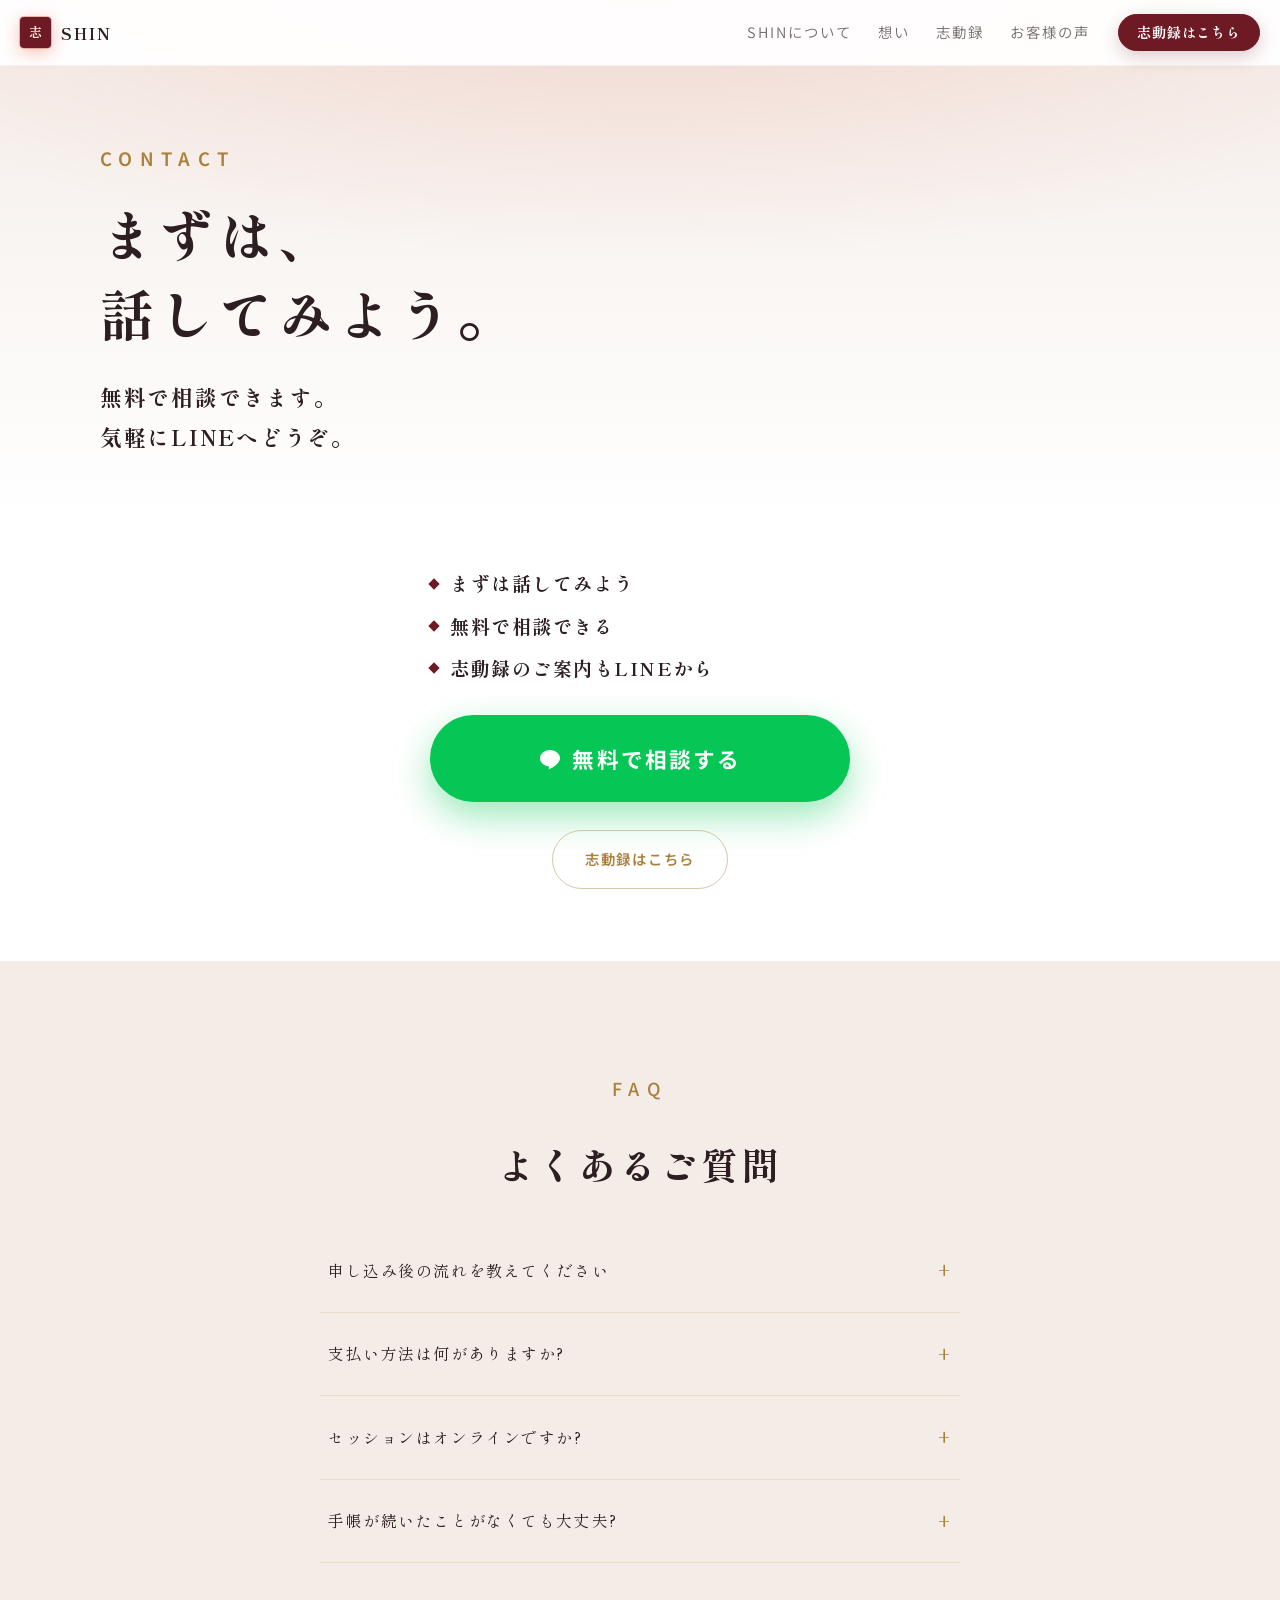
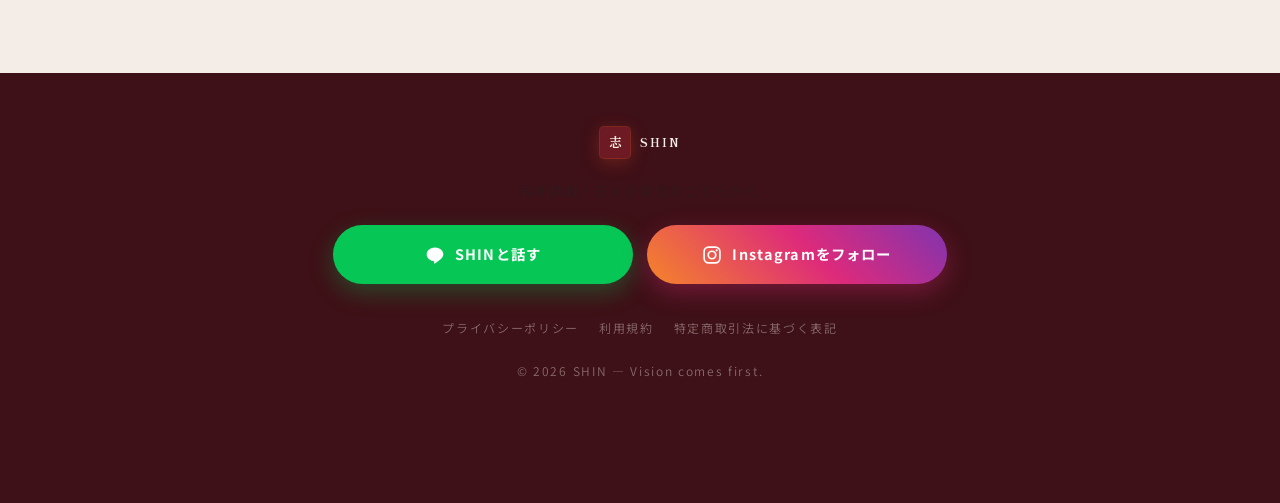
<file: contact.html>
<!DOCTYPE html>
<html lang="ja">
<head>
<meta charset="UTF-8">
<meta name="viewport" content="width=device-width, initial-scale=1.0">
<title>お問い合わせ｜SHIN Official Website</title>
<meta name="description" content="まずはLINEで話してみよう。無料で相談できます。志動録のご案内もお気軽に。">
<link rel="icon" href="/favicon.ico" sizes="any">
<link rel="icon" type="image/png" sizes="48x48" href="/favicon-48.png">
<link rel="icon" type="image/png" sizes="192x192" href="/icon-192.png">
<link rel="apple-touch-icon" href="/apple-touch-icon.png">
<link rel="canonical" href="https://shin-official-site.vercel.app/contact.html">
<meta property="og:site_name" content="SHIN">
<meta property="og:type" content="article">
<meta property="og:title" content="お問い合わせ｜SHIN Official Website">
<meta property="og:description" content="まずはLINEで話してみよう。無料で相談できます。志動録のご案内もお気軽に。">
<meta property="og:url" content="https://shin-official-site.vercel.app/contact.html">
<meta property="og:image" content="https://shin-official-site.vercel.app/img/og-shin.jpg">
<meta property="og:image:width" content="1200">
<meta property="og:image:height" content="630">
<meta name="twitter:card" content="summary_large_image">
<meta name="twitter:image" content="https://shin-official-site.vercel.app/img/og-shin.jpg">
<link rel="preconnect" href="https://fonts.googleapis.com">
<link rel="preconnect" href="https://fonts.gstatic.com" crossorigin>
<link href="https://fonts.googleapis.com/css2?family=Shippori+Mincho:wght@500;600;700;800&family=Noto+Sans+JP:wght@350;400;500;700&display=swap" rel="stylesheet">
<link rel="stylesheet" href="css/1-tokens.css">
<link rel="stylesheet" href="css/2-base.css">
<link rel="stylesheet" href="css/3-layout.css">
<link rel="stylesheet" href="css/4-components.css">
<link rel="stylesheet" href="css/5-blocks.css">
<link rel="stylesheet" href="css/pages/contact.css">
<link rel="stylesheet" href="css/cta.css">
</head>
<body>
<header>
  <a class="brand home-brand" href="index.html" aria-label="SHIN ホーム"><span class="seal">志</span>SHIN</a>
  <div class="header-right">
  <nav><a href="about.html" class="">SHINについて</a><a href="story.html" class="">想い</a><a href="journal.html" class="">志動録</a><a href="voice.html" class="">お客様の声</a></nav>
  <button class="nav-toggle" type="button" aria-label="メニューを開く" aria-expanded="false"><span></span><span></span></button>
  <a class="header-cta header-cta-line" href="buy.html" target="_blank" rel="noopener"><span class="cta-label-long"><span class="cta-brand">志動録</span>はこちら</span><span class="cta-label-short"><span class="cta-brand">志動録</span>はこちら</span></a>
  </div>
</header>

<div class="page-hero">
  <div class="wrap">
    <span class="en">CONTACT</span>
    <h1>まずは、<br>話してみよう。</h1>
    <p class="desc">無料で相談できます。<br>気軽にLINEへどうぞ。</p>
  </div>
</div>
<section class="contact-cta">
  <div class="form-wrap" style="text-align:center">
    <ul class="contact-points fx">
      <li>まずは話してみよう</li>
      <li>無料で相談できる</li>
      <li>志動録のご案内もLINEから</li>
    </ul>
    <a class="btn-line fx" href="https://lin.ee/riYjWrx" target="_blank" rel="noopener">
      <svg viewBox="0 0 24 24" width="24" height="24" fill="currentColor" aria-hidden="true"><path d="M12 3C6.5 3 2 6.7 2 11.2c0 4 3.4 7.4 8 8.1.3.1.8.2.9.5.1.3.1.7 0 1 0 0-.1.7-.1.8-.1.3-.2 1 .9.5s5.8-3.4 7.9-5.9c1.5-1.6 2.4-3.2 2.4-5C22 6.7 17.5 3 12 3z"/></svg>
      無料で相談する
    </a>
    <div class="cta-group fx" style="margin-top:28px">
      <a class="btn-ghost" href="buy.html" target="_blank" rel="noopener">志動録はこちら</a>
    </div>
  </div>
</section>
<section style="background:var(--bg-deep)">
  <div class="wrap">
    <p class="eyebrow center fx">FAQ</p>
    <h2 class="fx" style="text-align:center">よくあるご質問</h2>
    <details class="fx"><summary>申し込み後の流れを教えてください</summary><p>購入フォーム送信後、決済方法とセッション日程のご案内をお送りします。</p></details>
    <details class="fx"><summary>支払い方法は何がありますか?</summary><p>銀行振込のみ対応しています。クレジットカードには対応しておりません。</p></details>
    <details class="fx"><summary>セッションはオンラインですか?</summary><p>〈ダミー〉Zoomでのオンライン実施です。所要時間は約◯◯分を予定しています。</p></details>
    <details class="fx"><summary>手帳が続いたことがなくても大丈夫?</summary><p>大丈夫です。続かないのは意志の問題ではなく構造の問題。志動録は「続く仕組み」ごとお渡しします。</p></details>
  </div>
</section>

<footer>
  <a class="brand" href="index.html"><span class="seal">志</span>SHIN</a>
  <p class="follow-lead">最新情報・日々の発信はこちらから</p>
  <div class="sns-btns">
    <a class="sns-btn line" href="https://lin.ee/riYjWrx" target="_blank" rel="noopener">
      <svg viewBox="0 0 24 24" width="20" height="20" fill="currentColor" aria-hidden="true"><path d="M12 3C6.5 3 2 6.7 2 11.2c0 4 3.4 7.4 8 8.1.3.1.8.2.9.5.1.3.1.7 0 1 0 0-.1.7-.1.8-.1.3-.2 1 .9.5s5.8-3.4 7.9-5.9c1.5-1.6 2.4-3.2 2.4-5C22 6.7 17.5 3 12 3z"/></svg>
      SHINと話す
    </a>
    <a class="sns-btn ig" href="https://www.instagram.com/shinnnn.1/" target="_blank" rel="noopener">
      <svg viewBox="0 0 24 24" width="20" height="20" fill="none" stroke="currentColor" stroke-width="2"><rect x="2.5" y="2.5" width="19" height="19" rx="5.5"/><circle cx="12" cy="12" r="4.5"/><circle cx="17.6" cy="6.4" r="1.3" fill="currentColor" stroke="none"/></svg>
      Instagramをフォロー
    </a>
  </div>
  <div class="footer-legal" aria-label="規約・ポリシー">
    <a href="privacy.html">プライバシーポリシー</a>
    <a href="terms.html">利用規約</a>
    <a href="tokusho.html">特定商取引法に基づく表記</a>
  </div>
  <p>© 2026 SHIN — Vision comes first.</p>
</footer>
<div class="sticky-cta" id="stickyCta"><div class="sticky-cta-row"><a class="btn-line" href="https://lin.ee/riYjWrx" target="_blank" rel="noopener"><svg viewBox="0 0 24 24" width="20" height="20" fill="currentColor" aria-hidden="true"><path d="M12 3C6.5 3 2 6.7 2 11.2c0 4 3.4 7.4 8 8.1.3.1.8.2.9.5.1.3.1.7 0 1 0 0-.1.7-.1.8-.1.3-.2 1 .9.5s5.8-3.4 7.9-5.9c1.5-1.6 2.4-3.2 2.4-5C22 6.7 17.5 3 12 3z"/></svg>SHINと話す</a><a class="btn-sticky-buy" href="buy.html" target="_blank" rel="noopener">志動録はこちら</a></div></div>
<script>
const io=new IntersectionObserver(es=>{es.forEach(e=>{if(e.isIntersecting){e.target.classList.add('on');io.unobserve(e.target)}})},{threshold:.15});
document.querySelectorAll('.fx').forEach(el=>io.observe(el));
const st=document.getElementById('stickyCta');
if(st){const h=document.querySelector('.page-hero,.hero,.j-hero');
if(h){new IntersectionObserver(es=>{st.classList.toggle('show',!es[0].isIntersecting)},{threshold:.1}).observe(h);}}
const navToggle=document.querySelector('.nav-toggle');
if(navToggle){
  const closeNav=()=>{navToggle.setAttribute('aria-expanded','false');document.body.classList.remove('nav-open')};
  navToggle.addEventListener('click',()=>{
    const open=navToggle.getAttribute('aria-expanded')==='true';
    navToggle.setAttribute('aria-expanded',open?'false':'true');
    document.body.classList.toggle('nav-open',!open);
  });
  document.querySelectorAll('header nav a').forEach(a=>a.addEventListener('click',closeNav));
  window.addEventListener('keydown',e=>{if(e.key==='Escape')closeNav()});
}

</script>
</body>
</html>
</file>
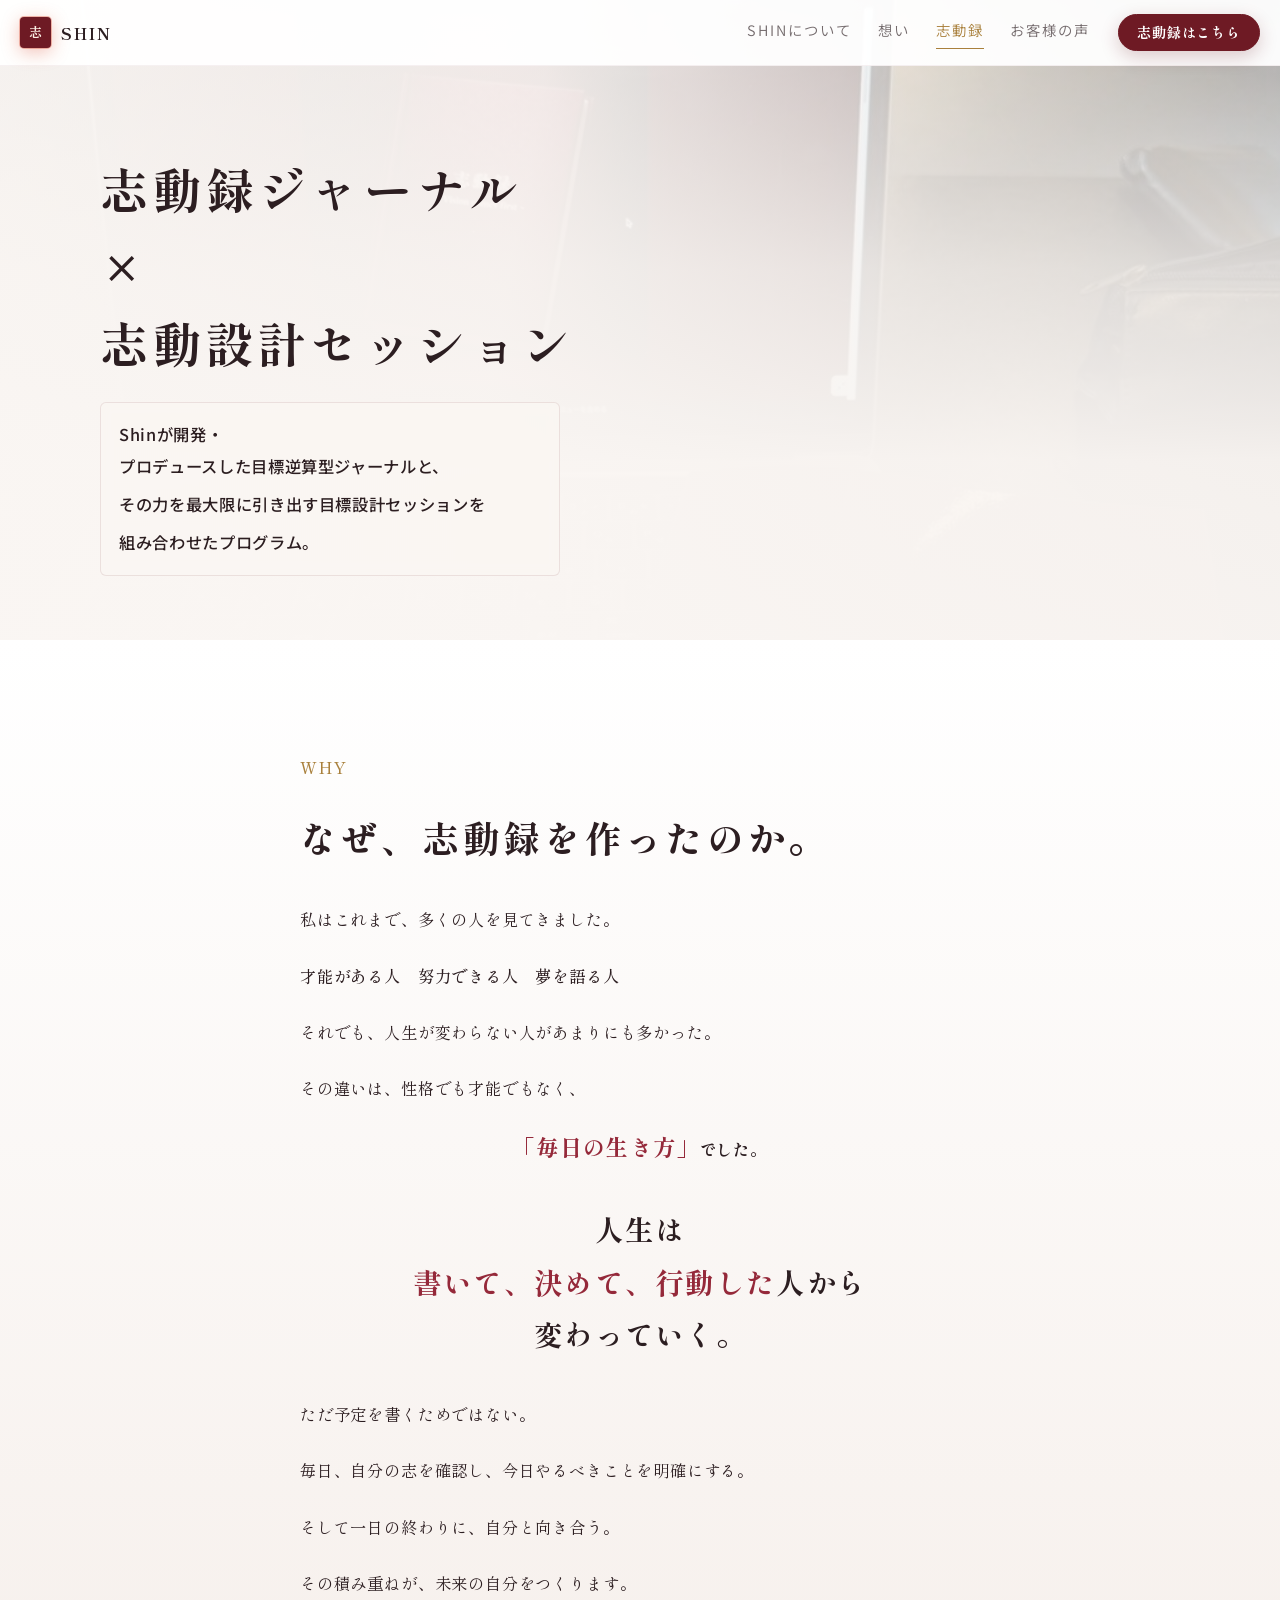
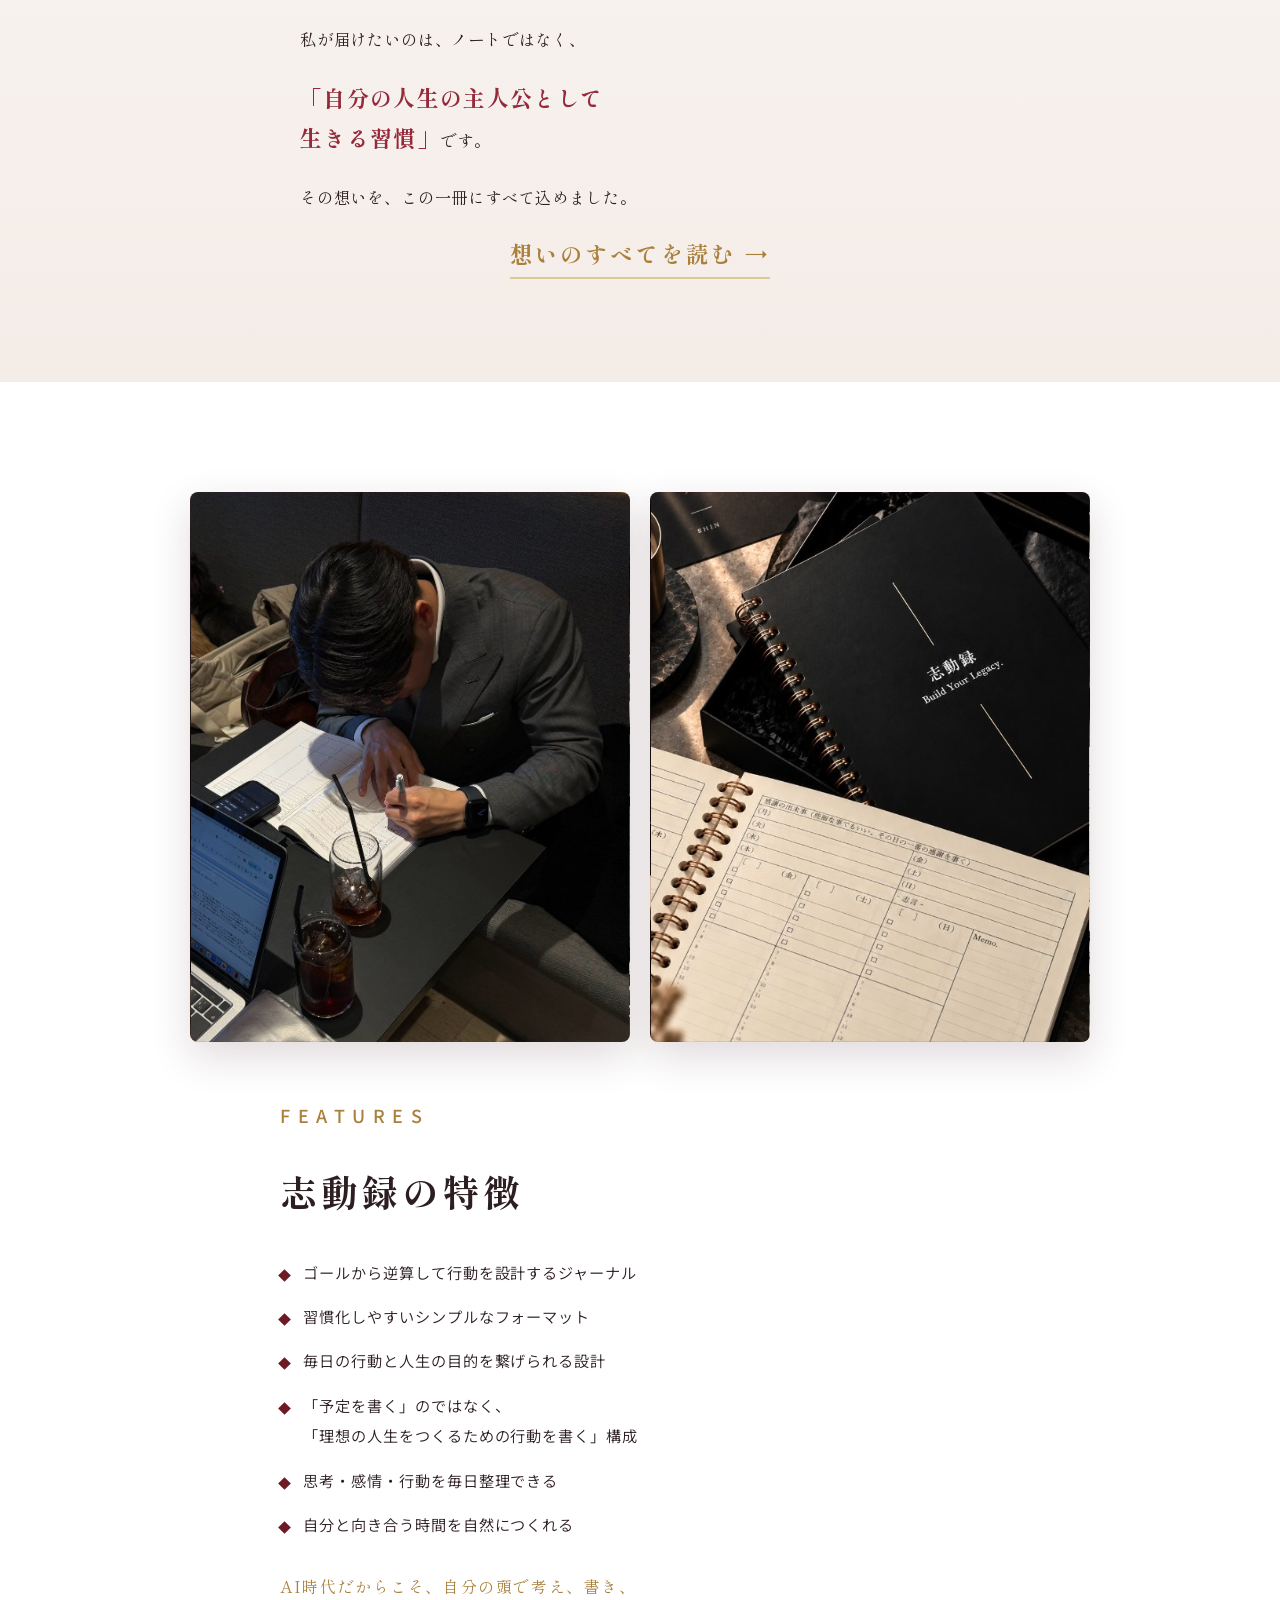
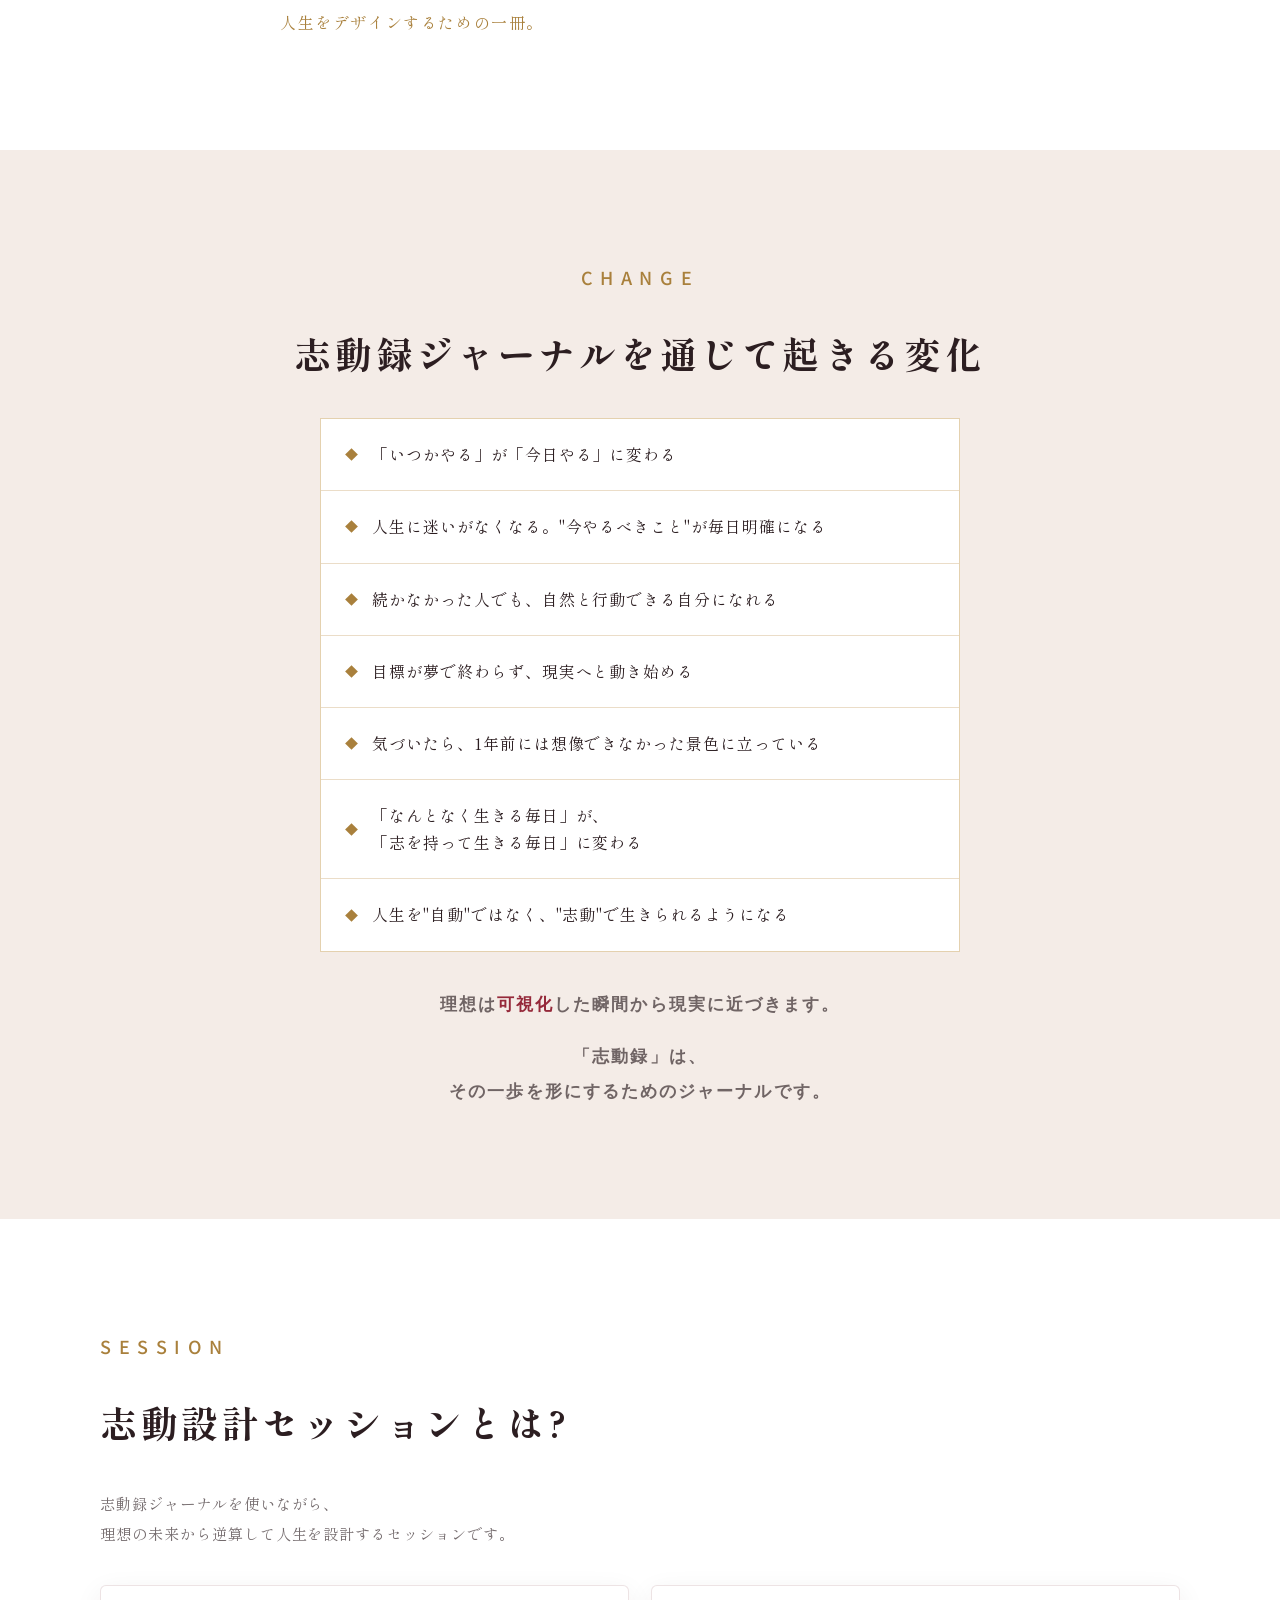
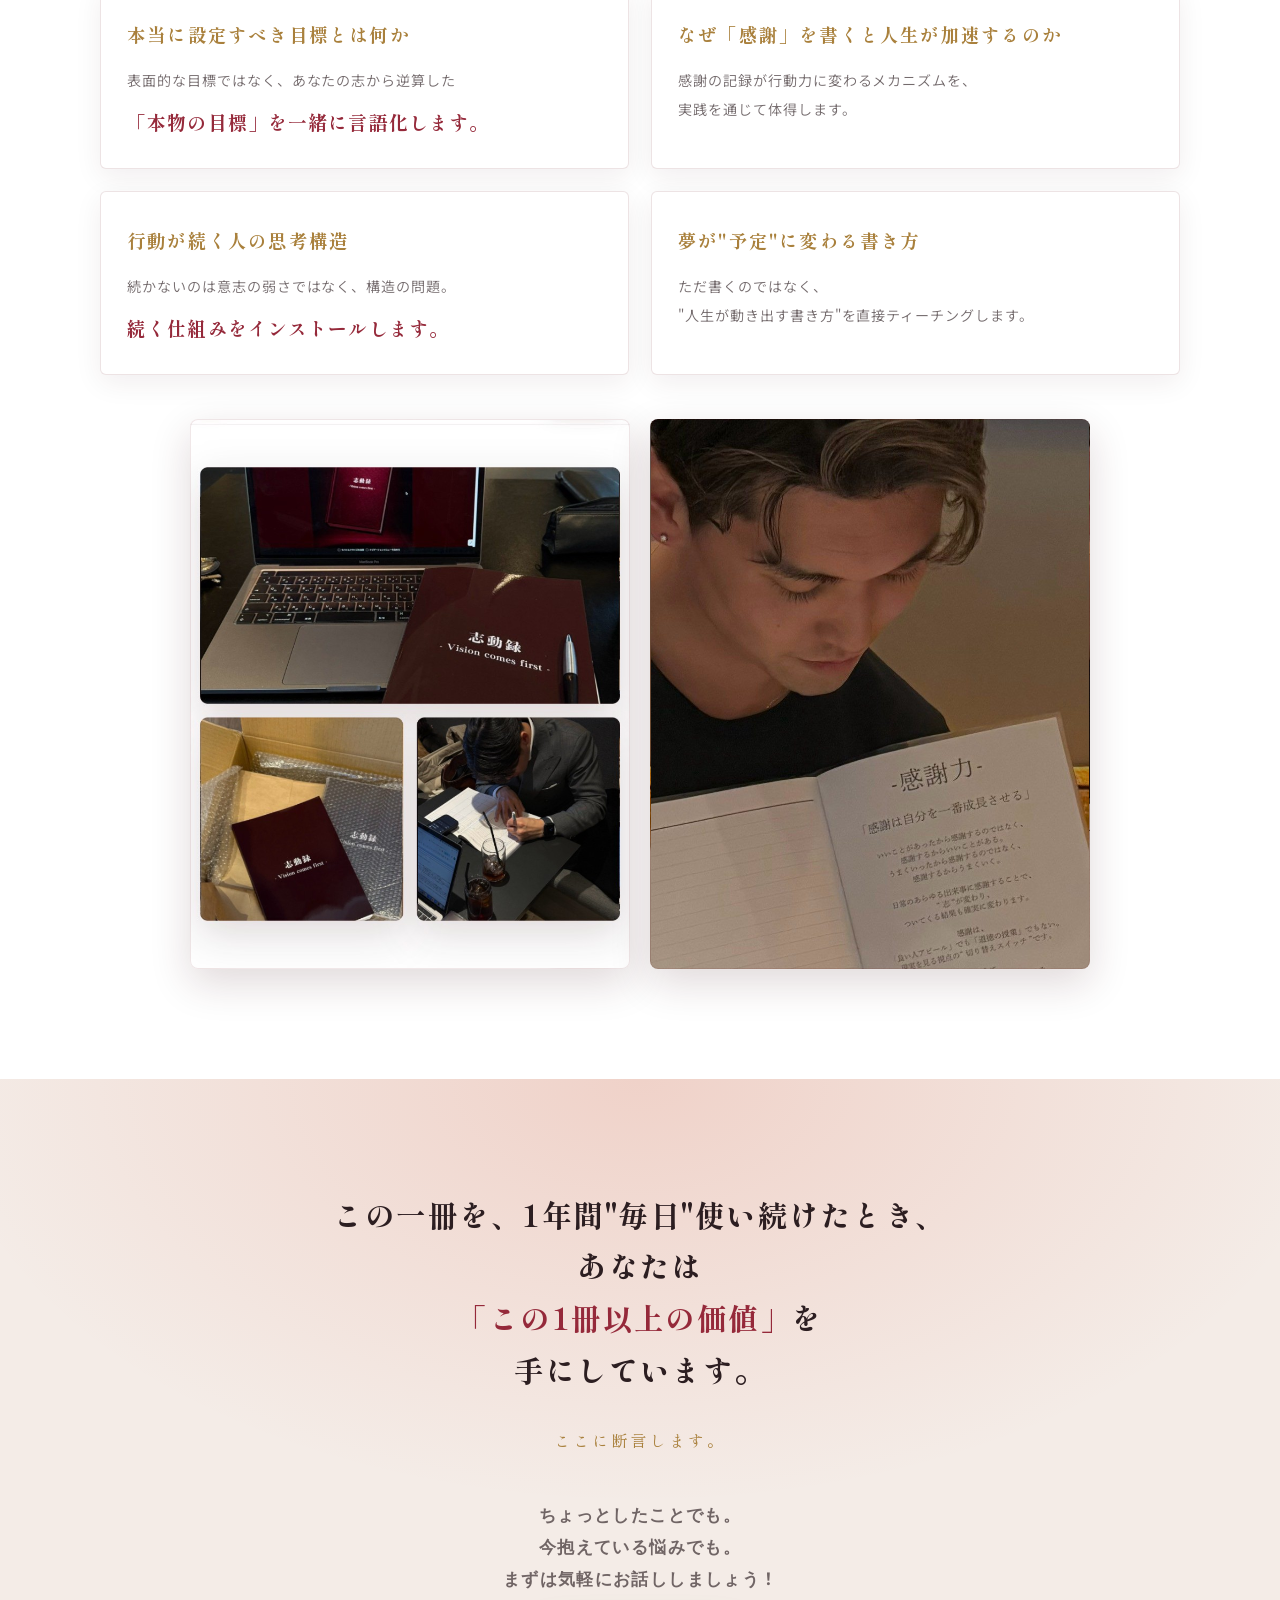
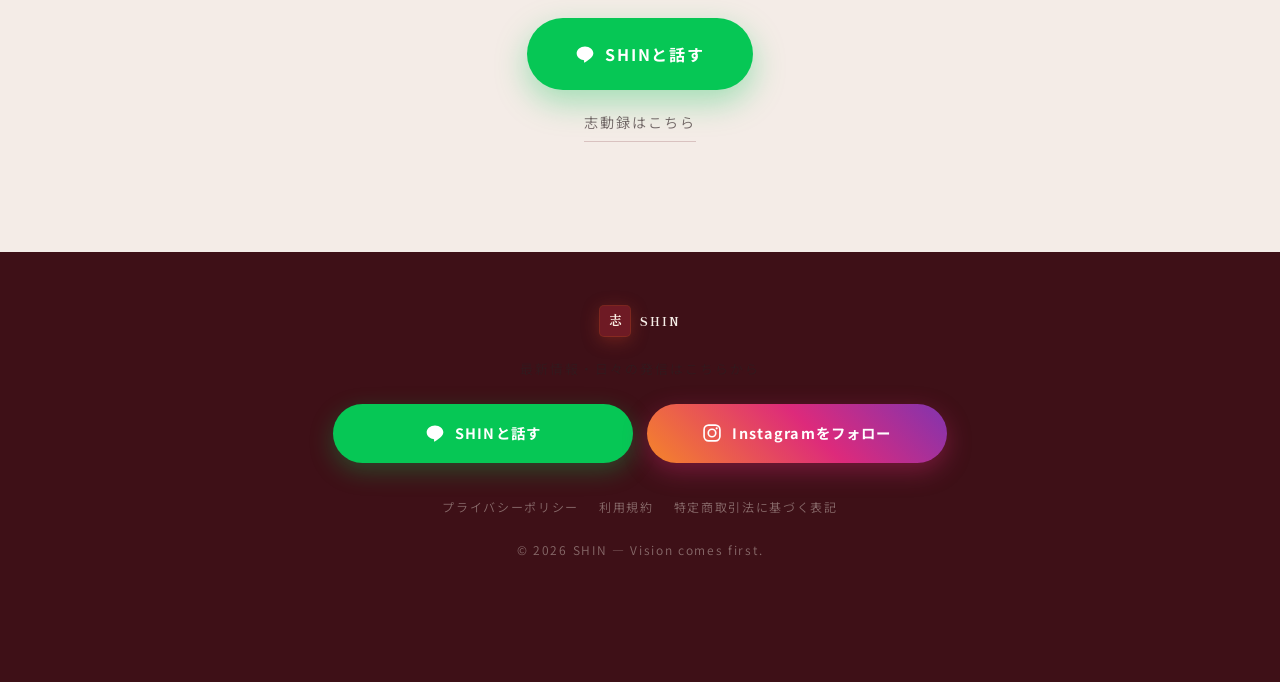
<file: journal.html>
<!DOCTYPE html>
<html lang="ja">
<head>
<meta charset="UTF-8">
<meta name="viewport" content="width=device-width, initial-scale=1.0">
<title>志動録ジャーナル｜SHIN Official Website</title>
<meta name="description" content="目標逆算型ジャーナル「志動録」×志動設計セッションの詳細。">
<link rel="icon" href="/favicon.ico" sizes="any">
<link rel="icon" type="image/png" sizes="48x48" href="/favicon-48.png">
<link rel="icon" type="image/png" sizes="192x192" href="/icon-192.png">
<link rel="apple-touch-icon" href="/apple-touch-icon.png">
<link rel="canonical" href="https://shin-official-site.vercel.app/journal.html">
<meta property="og:site_name" content="SHIN">
<meta property="og:type" content="article">
<meta property="og:title" content="志動録ジャーナル｜SHIN Official Website">
<meta property="og:description" content="目標逆算型ジャーナル「志動録」×志動設計セッションの詳細。">
<meta property="og:url" content="https://shin-official-site.vercel.app/journal.html">
<meta property="og:image" content="https://shin-official-site.vercel.app/img/og-shin.jpg">
<meta property="og:image:width" content="1200">
<meta property="og:image:height" content="630">
<meta name="twitter:card" content="summary_large_image">
<meta name="twitter:image" content="https://shin-official-site.vercel.app/img/og-shin.jpg">
<link rel="preconnect" href="https://fonts.googleapis.com">
<link rel="preconnect" href="https://fonts.gstatic.com" crossorigin>
<link href="https://fonts.googleapis.com/css2?family=Shippori+Mincho:wght@500;600;700;800&family=Noto+Sans+JP:wght@350;400;500;700&display=swap" rel="stylesheet">
<link rel="stylesheet" href="css/1-tokens.css">
<link rel="stylesheet" href="css/2-base.css">
<link rel="stylesheet" href="css/3-layout.css">
<link rel="stylesheet" href="css/4-components.css">
<link rel="stylesheet" href="css/5-blocks.css">
<link rel="stylesheet" href="css/pages/journal.css">
<link rel="stylesheet" href="css/cta.css">
</head>
<body>
<header>
  <a class="brand home-brand" href="index.html" aria-label="SHIN ホーム"><span class="seal">志</span>SHIN</a>
  <div class="header-right">
  <nav><a href="about.html" class="">SHINについて</a><a href="story.html" class="">想い</a><a href="journal.html" class="act">志動録</a><a href="voice.html" class="">お客様の声</a></nav>
  <button class="nav-toggle" type="button" aria-label="メニューを開く" aria-expanded="false"><span></span><span></span></button>
  <a class="header-cta header-cta-line" href="buy.html" target="_blank" rel="noopener"><span class="cta-label-long"><span class="cta-brand">志動録</span>はこちら</span><span class="cta-label-short"><span class="cta-brand">志動録</span>はこちら</span></a>
  </div>
</header>

<div class="j-hero">
  <div class="j-hero-bg" aria-hidden="true"></div>
  <div class="j-hero-veil" aria-hidden="true"></div>
  <div class="wrap">
    <h1>志動録ジャーナル<br>× 志動設計セッション</h1>
    <div class="desc">
      <p>Shinが開発・プロデュースした目標逆算型ジャーナルと、</p>
      <p>その力を最大限に引き出す目標設計セッションを</p>
      <p>組み合わせたプログラム。</p>
    </div>
  </div>
</div>
<section class="why-sec">
  <div class="wrap why-body">
    <p class="eyebrow fx">WHY</p>
    <h2 class="fx">なぜ、志動録を作ったのか。</h2>
    <p class="fx">私はこれまで、多くの人を見てきました。</p>
    <p class="fx essay-traits">才能がある人　努力できる人　夢を語る人</p>
    <p class="fx">それでも、人生が変わらない人があまりにも多かった。</p>
    <p class="fx">その違いは、性格でも才能でもなく、</p>
    <p class="fx essay-emphasis"><span class="strong">「毎日の生き方」</span>でした。</p>
    <p class="pull fx">人生は<br><em>書いて、決めて、行動した</em>人から<br>変わっていく。</p>
    <p class="fx">ただ予定を書くためではない。</p>
    <p class="fx">毎日、自分の志を確認し、今日やるべきことを明確にする。</p>
    <p class="fx">そして一日の終わりに、自分と向き合う。</p>
    <p class="fx">その積み重ねが、未来の自分をつくります。</p>
    <p class="fx">私が届けたいのは、ノートではなく、</p>
    <p class="fx"><span class="strong">「自分の人生の主人公として<br>生きる習慣」</span>です。</p>
    <p class="fx">その想いを、この一冊にすべて込めました。</p>
    <div class="fx" style="text-align:center;margin-top:12px"><a class="link-more" href="story.html">想いのすべてを読む →</a></div>
  </div>
</section>
<section>
  <div class="wrap">
    <div class="jgallery fx">
      <div class="jphoto" style="background-image:url(img/journal_write.jpg);background-position:center 38%"></div>
      <div class="jphoto" style="background-image:url(img/journal_product.jpg)"></div>
    </div>
  </div>
  <div class="wrap" style="max-width:720px;margin-top:56px">
    <p class="eyebrow fx">FEATURES</p>
    <h2 class="fx">志動録の特徴</h2>
    <ul class="checklist fx">
      <li>ゴールから逆算して行動を設計するジャーナル</li>
      <li>習慣化しやすいシンプルなフォーマット</li>
      <li>毎日の行動と人生の目的を繋げられる設計</li>
      <li>「予定を書く」のではなく、<br>「理想の人生をつくるための行動を書く」構成</li>
      <li>思考・感情・行動を毎日整理できる</li>
      <li>自分と向き合う時間を自然につくれる</li>
    </ul>
    <p class="fx" style="font-family:var(--serif);color:var(--gold);letter-spacing:.1em;line-height:2.2">AI時代だからこそ、自分の頭で考え、書き、<br>人生をデザインするための一冊。</p>
  </div>
</section>
<section style="background:var(--bg-deep)">
  <div class="wrap">
    <p class="eyebrow center fx">CHANGE</p>
    <h2 class="fx" style="text-align:center">志動録ジャーナルを通じて起きる変化</h2>
        <ul class="change-list fx">
      <li>「いつかやる」が「今日やる」に変わる</li>
      <li>人生に迷いがなくなる。"今やるべきこと"が毎日明確になる</li>
      <li>続かなかった人でも、自然と行動できる自分になれる</li>
      <li>目標が夢で終わらず、現実へと動き始める</li>
      <li>気づいたら、1年前には想像できなかった景色に立っている</li>
      <li>「なんとなく生きる毎日」が、<br>「志を持って生きる毎日」に変わる</li>
      <li>人生を"自動"ではなく、"志動"で生きられるようになる</li>
    </ul>
    <p class="change-note fx">理想は<span>可視化</span>した瞬間から現実に近づきます。</p>
    <p class="change-note fx">「志動録」は、<br>その一歩を形にするためのジャーナルです。</p>
  </div>
</section>
<section>
  <div class="wrap">
    <p class="eyebrow fx">SESSION</p>
    <h2 class="fx">志動設計セッションとは?</h2>
    <p class="lead fx">志動録ジャーナルを使いながら、<br>理想の未来から逆算して人生を設計するセッションです。</p>
    <div class="day-grid" style="margin-top:36px">
      <div class="card fx"><h3>本当に設定すべき目標とは何か</h3><p>表面的な目標ではなく、あなたの志から逆算した</p><p class="card-emph">「本物の目標」を一緒に言語化します。</p></div>
      <div class="card fx"><h3>なぜ「感謝」を書くと人生が加速するのか</h3><p>感謝の記録が行動力に変わるメカニズムを、</p><p>実践を通じて体得します。</p></div>
      <div class="card fx"><h3>行動が続く人の思考構造</h3><p>続かないのは意志の弱さではなく、構造の問題。</p><p class="card-emph">続く仕組みをインストールします。</p></div>
      <div class="card fx"><h3>夢が"予定"に変わる書き方</h3><p>ただ書くのではなく、</p><p>"人生が動き出す書き方"を直接ティーチングします。</p></div>
    </div>
    <div class="use-gallery fx" style="margin-top:44px">
      <div class="jphoto" style="background-image:url(img/journal_collage.jpg)"></div>
      <div class="jphoto" style="background-image:url(img/journal_page.jpg);background-position:center 25%"></div>
    </div>
  </div>
</section>
<section style="background:radial-gradient(100% 100% at 50% 0%,rgba(216,73,43,.16),transparent 55%),var(--bg-deep);text-align:center">
  <div class="wrap">
    <h2 class="fx assert-title">この一冊を、1年間"毎日"使い続けたとき、<br>あなたは<br><span class="strong">「この1冊以上の価値」</span>を<br>手にしています。</h2>
    <p class="fx" style="font-family:var(--serif);color:var(--gold);letter-spacing:.2em;margin-bottom:44px">ここに断言します。</p>
    <div class="cta-group fx">
      <p class="cta-nudge cta-nudge-light">ちょっとしたことでも。<br>今抱えている悩みでも。<br><span class="cta-nudge-keep">まずは気軽にお話ししましょう<span class="cta-mark">！</span></span></p>
      <a class="btn-line" href="https://lin.ee/riYjWrx" target="_blank" rel="noopener">
        <svg viewBox="0 0 24 24" width="20" height="20" fill="currentColor" aria-hidden="true"><path d="M12 3C6.5 3 2 6.7 2 11.2c0 4 3.4 7.4 8 8.1.3.1.8.2.9.5.1.3.1.7 0 1 0 0-.1.7-.1.8-.1.3-.2 1 .9.5s5.8-3.4 7.9-5.9c1.5-1.6 2.4-3.2 2.4-5C22 6.7 17.5 3 12 3z"/></svg>
        SHINと話す
      </a>
      <a class="cta-sub cta-sub-light" href="buy.html" target="_blank" rel="noopener">志動録はこちら</a>
    </div>
  </div>
</section>

<footer>
  <a class="brand" href="index.html"><span class="seal">志</span>SHIN</a>
  <p class="follow-lead">最新情報・日々の発信はこちらから</p>
  <div class="sns-btns">
    <a class="sns-btn line" href="https://lin.ee/riYjWrx" target="_blank" rel="noopener">
      <svg viewBox="0 0 24 24" width="20" height="20" fill="currentColor" aria-hidden="true"><path d="M12 3C6.5 3 2 6.7 2 11.2c0 4 3.4 7.4 8 8.1.3.1.8.2.9.5.1.3.1.7 0 1 0 0-.1.7-.1.8-.1.3-.2 1 .9.5s5.8-3.4 7.9-5.9c1.5-1.6 2.4-3.2 2.4-5C22 6.7 17.5 3 12 3z"/></svg>
      SHINと話す
    </a>
    <a class="sns-btn ig" href="https://www.instagram.com/shinnnn.1/" target="_blank" rel="noopener">
      <svg viewBox="0 0 24 24" width="20" height="20" fill="none" stroke="currentColor" stroke-width="2"><rect x="2.5" y="2.5" width="19" height="19" rx="5.5"/><circle cx="12" cy="12" r="4.5"/><circle cx="17.6" cy="6.4" r="1.3" fill="currentColor" stroke="none"/></svg>
      Instagramをフォロー
    </a>
  </div>
  <div class="footer-legal" aria-label="規約・ポリシー">
    <a href="privacy.html">プライバシーポリシー</a>
    <a href="terms.html">利用規約</a>
    <a href="tokusho.html">特定商取引法に基づく表記</a>
  </div>
  <p>© 2026 SHIN — Vision comes first.</p>
</footer>
<div class="sticky-cta" id="stickyCta"><div class="sticky-cta-row"><a class="btn-line" href="https://lin.ee/riYjWrx" target="_blank" rel="noopener"><svg viewBox="0 0 24 24" width="20" height="20" fill="currentColor" aria-hidden="true"><path d="M12 3C6.5 3 2 6.7 2 11.2c0 4 3.4 7.4 8 8.1.3.1.8.2.9.5.1.3.1.7 0 1 0 0-.1.7-.1.8-.1.3-.2 1 .9.5s5.8-3.4 7.9-5.9c1.5-1.6 2.4-3.2 2.4-5C22 6.7 17.5 3 12 3z"/></svg>SHINと話す</a><a class="btn-sticky-buy" href="buy.html" target="_blank" rel="noopener">志動録はこちら</a></div></div>
<script>
const io=new IntersectionObserver(es=>{es.forEach(e=>{if(e.isIntersecting){e.target.classList.add('on');io.unobserve(e.target)}})},{threshold:.15});
document.querySelectorAll('.fx').forEach(el=>io.observe(el));
const st=document.getElementById('stickyCta');
if(st){const h=document.querySelector('.page-hero,.hero,.j-hero');
if(h){new IntersectionObserver(es=>{st.classList.toggle('show',!es[0].isIntersecting)},{threshold:.1}).observe(h);}}
const navToggle=document.querySelector('.nav-toggle');
if(navToggle){
  const closeNav=()=>{navToggle.setAttribute('aria-expanded','false');document.body.classList.remove('nav-open')};
  navToggle.addEventListener('click',()=>{
    const open=navToggle.getAttribute('aria-expanded')==='true';
    navToggle.setAttribute('aria-expanded',open?'false':'true');
    document.body.classList.toggle('nav-open',!open);
  });
  document.querySelectorAll('header nav a').forEach(a=>a.addEventListener('click',closeNav));
  window.addEventListener('keydown',e=>{if(e.key==='Escape')closeNav()});
}

</script>
</body>
</html>
</file>
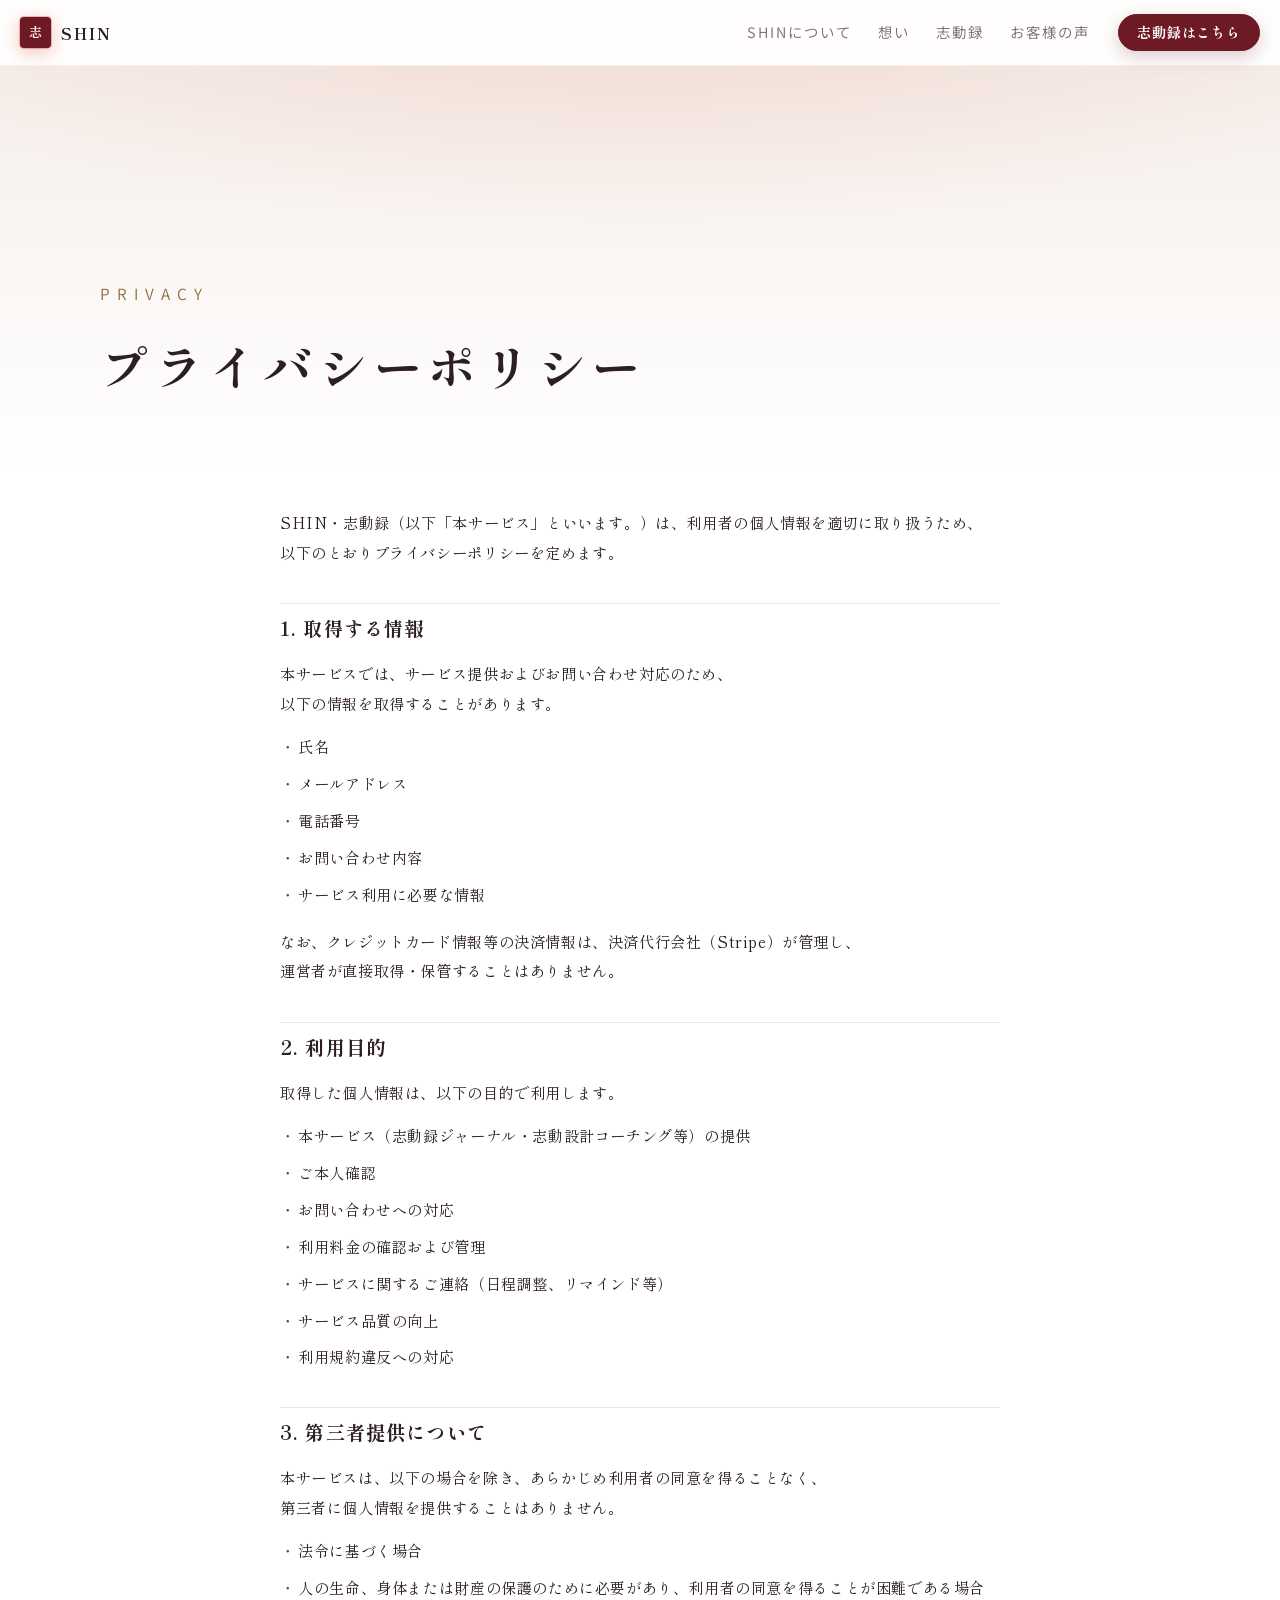
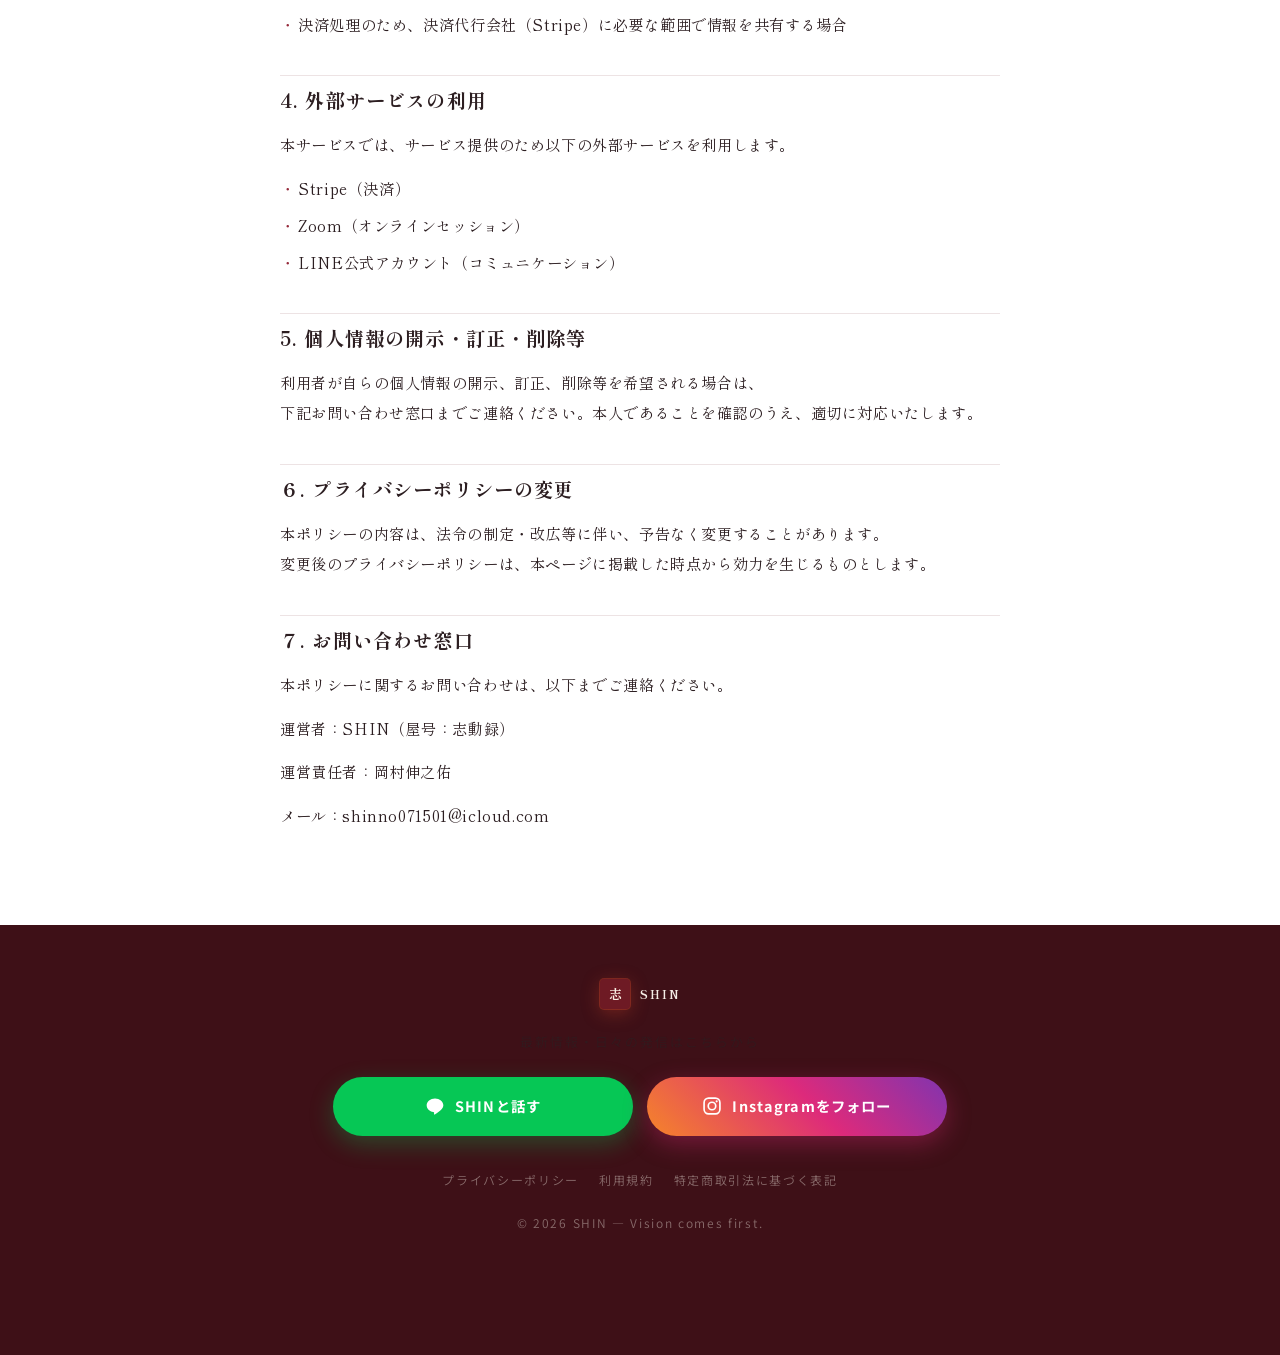
<file: privacy.html>
<!DOCTYPE html>
<html lang="ja">
<head>
<meta charset="UTF-8">
<meta name="viewport" content="width=device-width, initial-scale=1.0">
<title>プライバシーポリシー｜SHIN Official Website</title>
<meta name="description" content="SHIN・志動録のプライバシーポリシー。">
<link rel="icon" href="/favicon.ico" sizes="any">
<link rel="icon" type="image/png" sizes="48x48" href="/favicon-48.png">
<link rel="icon" type="image/png" sizes="192x192" href="/icon-192.png">
<link rel="apple-touch-icon" href="/apple-touch-icon.png">
<link rel="canonical" href="https://shin-official-site.vercel.app/privacy.html">
<meta property="og:site_name" content="SHIN">
<meta property="og:type" content="article">
<meta property="og:title" content="プライバシーポリシー｜SHIN Official Website">
<meta property="og:description" content="SHIN・志動録のプライバシーポリシー。">
<meta property="og:url" content="https://shin-official-site.vercel.app/privacy.html">
<meta property="og:image" content="https://shin-official-site.vercel.app/img/og-shin.jpg">
<meta property="og:image:width" content="1200">
<meta property="og:image:height" content="630">
<meta name="twitter:card" content="summary_large_image">
<meta name="twitter:image" content="https://shin-official-site.vercel.app/img/og-shin.jpg">
<link rel="preconnect" href="https://fonts.googleapis.com">
<link rel="preconnect" href="https://fonts.gstatic.com" crossorigin>
<link href="https://fonts.googleapis.com/css2?family=Shippori+Mincho:wght@500;600;700;800&family=Noto+Sans+JP:wght@350;400;500;700&display=swap" rel="stylesheet">
<link rel="stylesheet" href="css/1-tokens.css">
<link rel="stylesheet" href="css/2-base.css">
<link rel="stylesheet" href="css/3-layout.css">
<link rel="stylesheet" href="css/4-components.css">
<link rel="stylesheet" href="css/5-blocks.css">
<link rel="stylesheet" href="css/pages/legal.css">
<link rel="stylesheet" href="css/cta.css">
</head>
<body>
<header>
  <a class="brand home-brand" href="index.html" aria-label="SHIN ホーム"><span class="seal">志</span>SHIN</a>
  <div class="header-right">
  <nav><a href="about.html" class="">SHINについて</a><a href="story.html" class="">想い</a><a href="journal.html" class="">志動録</a><a href="voice.html" class="">お客様の声</a></nav>
  <button class="nav-toggle" type="button" aria-label="メニューを開く" aria-expanded="false"><span></span><span></span></button>
  <a class="header-cta header-cta-line" href="buy.html" target="_blank" rel="noopener"><span class="cta-label-long"><span class="cta-brand">志動録</span>はこちら</span><span class="cta-label-short"><span class="cta-brand">志動録</span>はこちら</span></a>
  </div>
</header>

<div class="page-hero">
  <div class="wrap">
    <span class="en">PRIVACY</span>
    <h1>プライバシーポリシー</h1>
  </div>
</div>

<section class="legal-sec">
  <div class="wrap">
    <article class="legal-doc">
      <p>SHIN・志動録（以下「本サービス」といいます。）は、利用者の個人情報を適切に取り扱うため、以下のとおりプライバシーポリシーを定めます。</p>

      <h2>1. 取得する情報</h2>
      <p>本サービスでは、サービス提供およびお問い合わせ対応のため、以下の情報を取得することがあります。</p>
      <ul>
        <li>氏名</li>
        <li>メールアドレス</li>
        <li>電話番号</li>
        <li>お問い合わせ内容</li>
        <li>サービス利用に必要な情報</li>
      </ul>
      <p>なお、クレジットカード情報等の決済情報は、決済代行会社（Stripe）が管理し、運営者が直接取得・保管することはありません。</p>

      <h2>2. 利用目的</h2>
      <p>取得した個人情報は、以下の目的で利用します。</p>
      <ul>
        <li>本サービス（志動録ジャーナル・志動設計コーチング等）の提供</li>
        <li>ご本人確認</li>
        <li>お問い合わせへの対応</li>
        <li>利用料金の確認および管理</li>
        <li>サービスに関するご連絡（日程調整、リマインド等）</li>
        <li>サービス品質の向上</li>
        <li>利用規約違反への対応</li>
      </ul>

      <h2>3. 第三者提供について</h2>
      <p>本サービスは、以下の場合を除き、あらかじめ利用者の同意を得ることなく、第三者に個人情報を提供することはありません。</p>
      <ul>
        <li>法令に基づく場合</li>
        <li>人の生命、身体または財産の保護のために必要があり、利用者の同意を得ることが困難である場合</li>
        <li>決済処理のため、決済代行会社（Stripe）に必要な範囲で情報を共有する場合</li>
      </ul>

      <h2>4. 外部サービスの利用</h2>
      <p>本サービスでは、サービス提供のため以下の外部サービスを利用します。</p>
      <ul>
        <li>Stripe（決済）</li>
        <li>Zoom（オンラインセッション）</li>
        <li>LINE公式アカウント（コミュニケーション）</li>
      </ul>

      <h2>5. 個人情報の開示・訂正・削除等</h2>
      <p>利用者が自らの個人情報の開示、訂正、削除等を希望される場合は、下記お問い合わせ窓口までご連絡ください。本人であることを確認のうえ、適切に対応いたします。</p>

      <h2>６. プライバシーポリシーの変更</h2>
      <p>本ポリシーの内容は、法令の制定・改広等に伴い、予告なく変更することがあります。変更後のプライバシーポリシーは、本ページに掲載した時点から効力を生じるものとします。</p>

      <h2>７. お問い合わせ窓口</h2>
      <p>本ポリシーに関するお問い合わせは、以下までご連絡ください。</p>
      <p>運営者：SHIN（屋号：志動録）</p>
      <p>運営責任者：岡村伸之佑</p>
      <p>メール：shinno071501@icloud.com</p>
    </article>
  </div>
</section>

<footer>
  <a class="brand" href="index.html"><span class="seal">志</span>SHIN</a>
  <p class="follow-lead">最新情報・日々の発信はこちらから</p>
  <div class="sns-btns">
    <a class="sns-btn line" href="https://lin.ee/riYjWrx" target="_blank" rel="noopener">
      <svg viewBox="0 0 24 24" width="20" height="20" fill="currentColor" aria-hidden="true"><path d="M12 3C6.5 3 2 6.7 2 11.2c0 4 3.4 7.4 8 8.1.3.1.8.2.9.5.1.3.1.7 0 1 0 0-.1.7-.1.8-.1.3-.2 1 .9.5s5.8-3.4 7.9-5.9c1.5-1.6 2.4-3.2 2.4-5C22 6.7 17.5 3 12 3z"/></svg>
      SHINと話す
    </a>
    <a class="sns-btn ig" href="https://www.instagram.com/shinnnn.1/" target="_blank" rel="noopener">
      <svg viewBox="0 0 24 24" width="20" height="20" fill="none" stroke="currentColor" stroke-width="2"><rect x="2.5" y="2.5" width="19" height="19" rx="5.5"/><circle cx="12" cy="12" r="4.5"/><circle cx="17.6" cy="6.4" r="1.3" fill="currentColor" stroke="none"/></svg>
      Instagramをフォロー
    </a>
  </div>
  <div class="footer-legal" aria-label="規約・ポリシー">
    <a href="privacy.html">プライバシーポリシー</a>
    <a href="terms.html">利用規約</a>
    <a href="tokusho.html">特定商取引法に基づく表記</a>
  </div>
  <p>© 2026 SHIN — Vision comes first.</p>
</footer>
<div class="sticky-cta" id="stickyCta"><div class="sticky-cta-row"><a class="btn-line" href="https://lin.ee/riYjWrx" target="_blank" rel="noopener"><svg viewBox="0 0 24 24" width="20" height="20" fill="currentColor" aria-hidden="true"><path d="M12 3C6.5 3 2 6.7 2 11.2c0 4 3.4 7.4 8 8.1.3.1.8.2.9.5.1.3.1.7 0 1 0 0-.1.7-.1.8-.1.3-.2 1 .9.5s5.8-3.4 7.9-5.9c1.5-1.6 2.4-3.2 2.4-5C22 6.7 17.5 3 12 3z"/></svg>SHINと話す</a><a class="btn-sticky-buy" href="buy.html" target="_blank" rel="noopener">志動録はこちら</a></div></div>
<script>
const io=new IntersectionObserver(es=>{es.forEach(e=>{if(e.isIntersecting){e.target.classList.add('on');io.unobserve(e.target)}})},{threshold:.15});
document.querySelectorAll('.fx').forEach(el=>io.observe(el));
const st=document.getElementById('stickyCta');
if(st){const h=document.querySelector('.page-hero,.hero,.j-hero');
if(h){new IntersectionObserver(es=>{st.classList.toggle('show',!es[0].isIntersecting)},{threshold:.1}).observe(h);}}
const navToggle=document.querySelector('.nav-toggle');
if(navToggle){
  const closeNav=()=>{navToggle.setAttribute('aria-expanded','false');document.body.classList.remove('nav-open')};
  navToggle.addEventListener('click',()=>{
    const open=navToggle.getAttribute('aria-expanded')==='true';
    navToggle.setAttribute('aria-expanded',open?'false':'true');
    document.body.classList.toggle('nav-open',!open);
  });
  document.querySelectorAll('header nav a').forEach(a=>a.addEventListener('click',closeNav));
  window.addEventListener('keydown',e=>{if(e.key==='Escape')closeNav()});
}
</script>
</body>
</html>
</file>
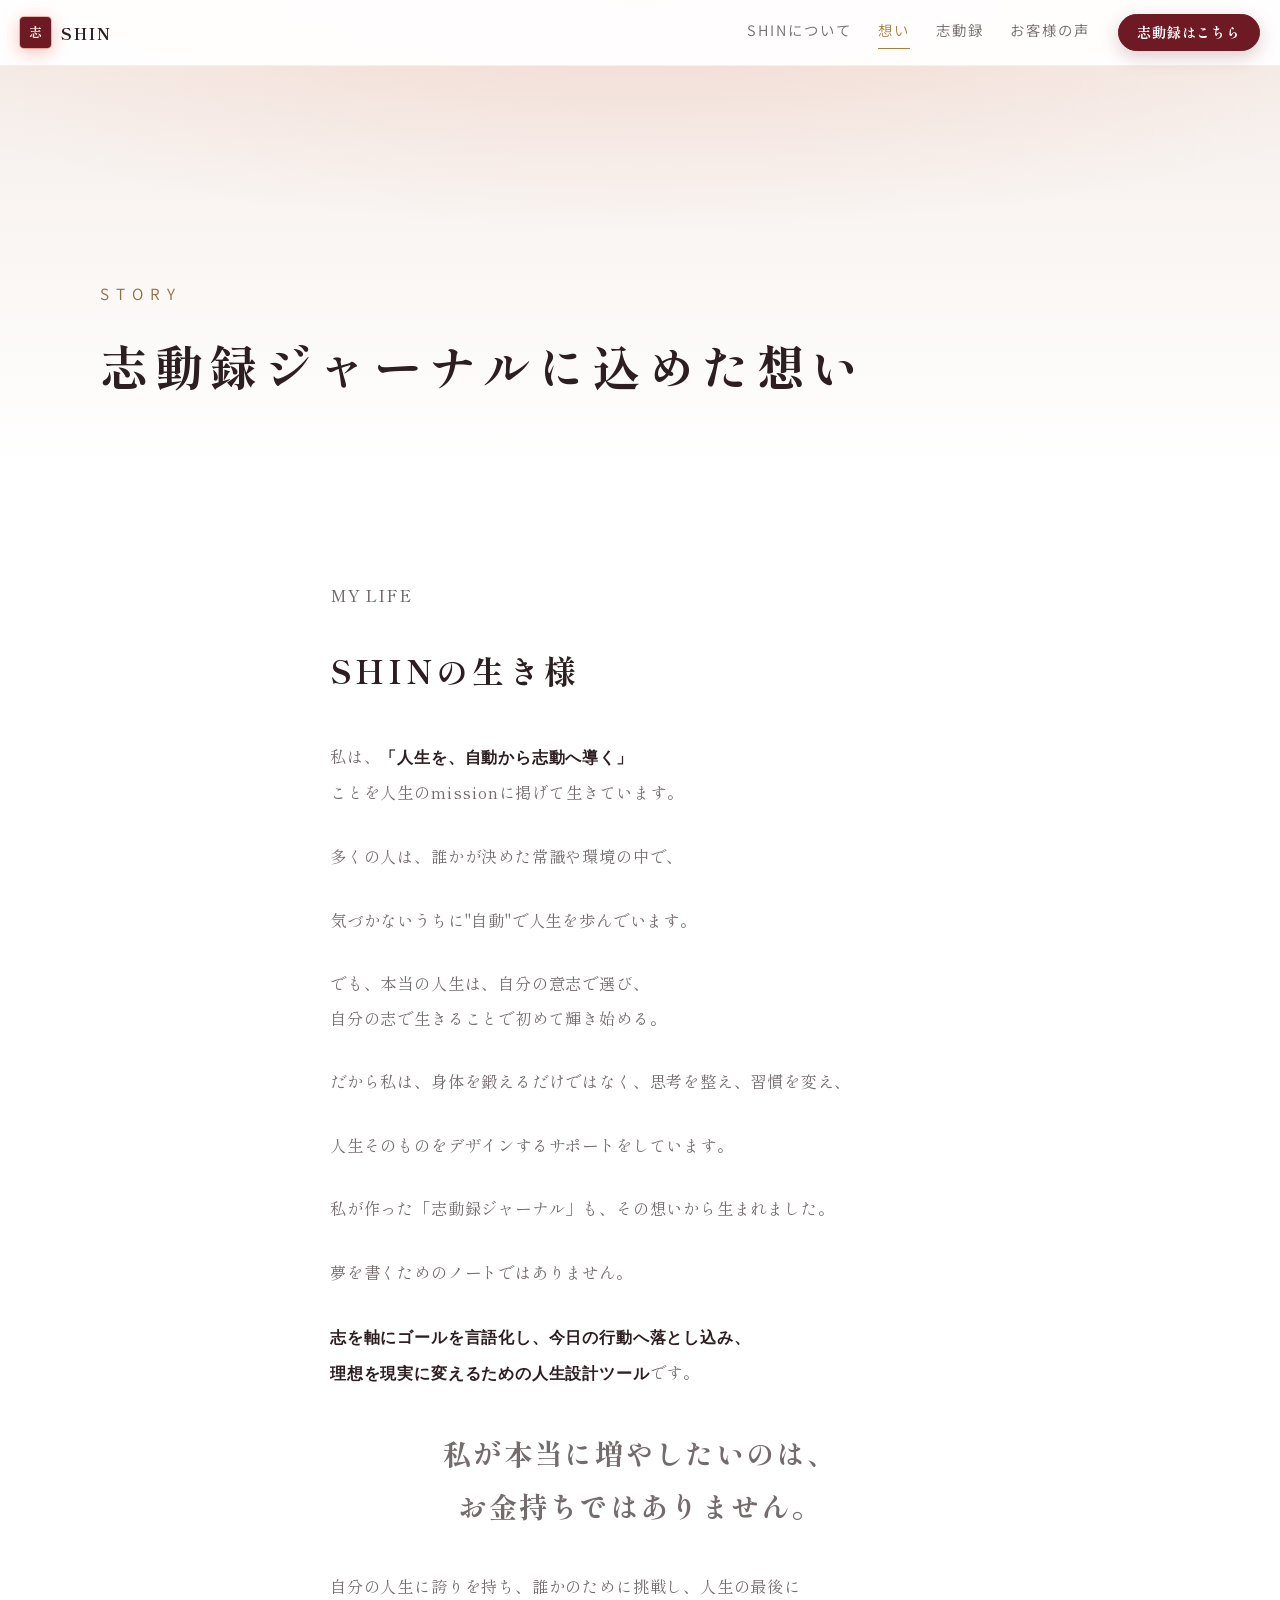
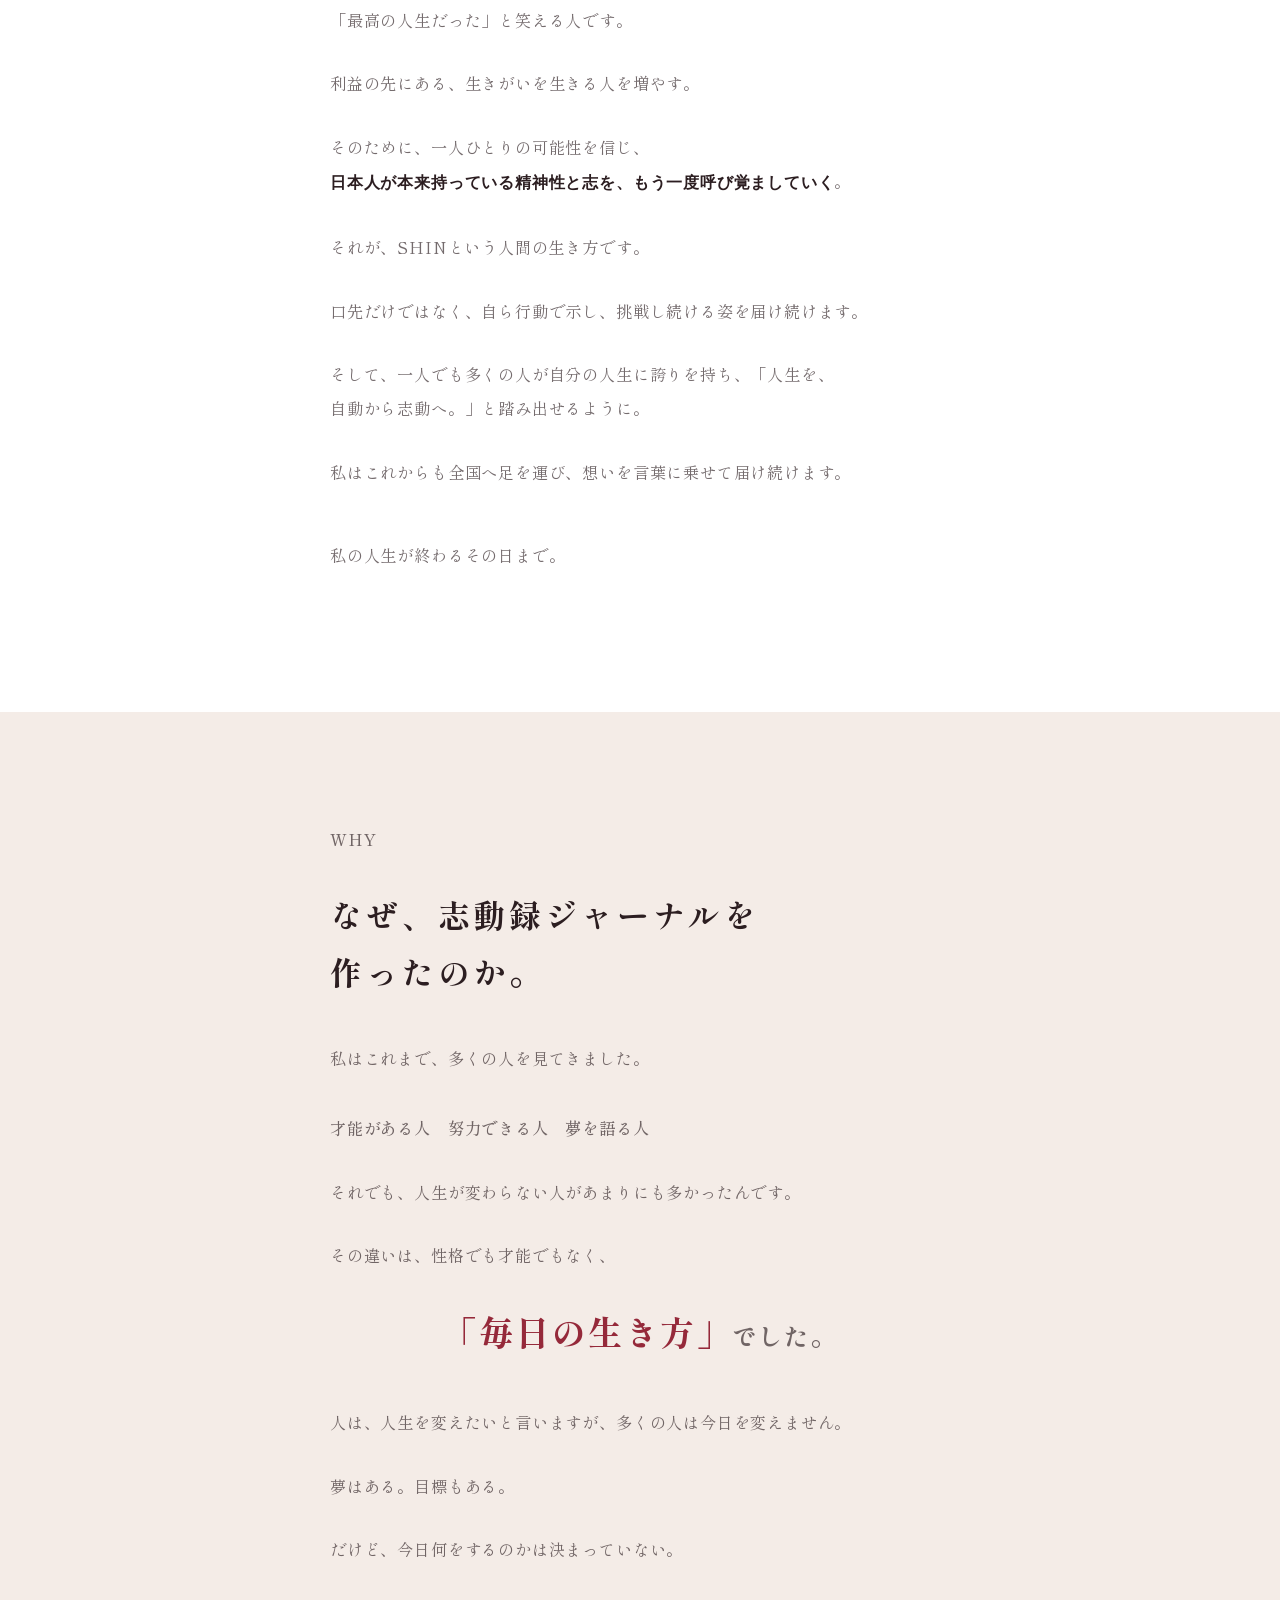
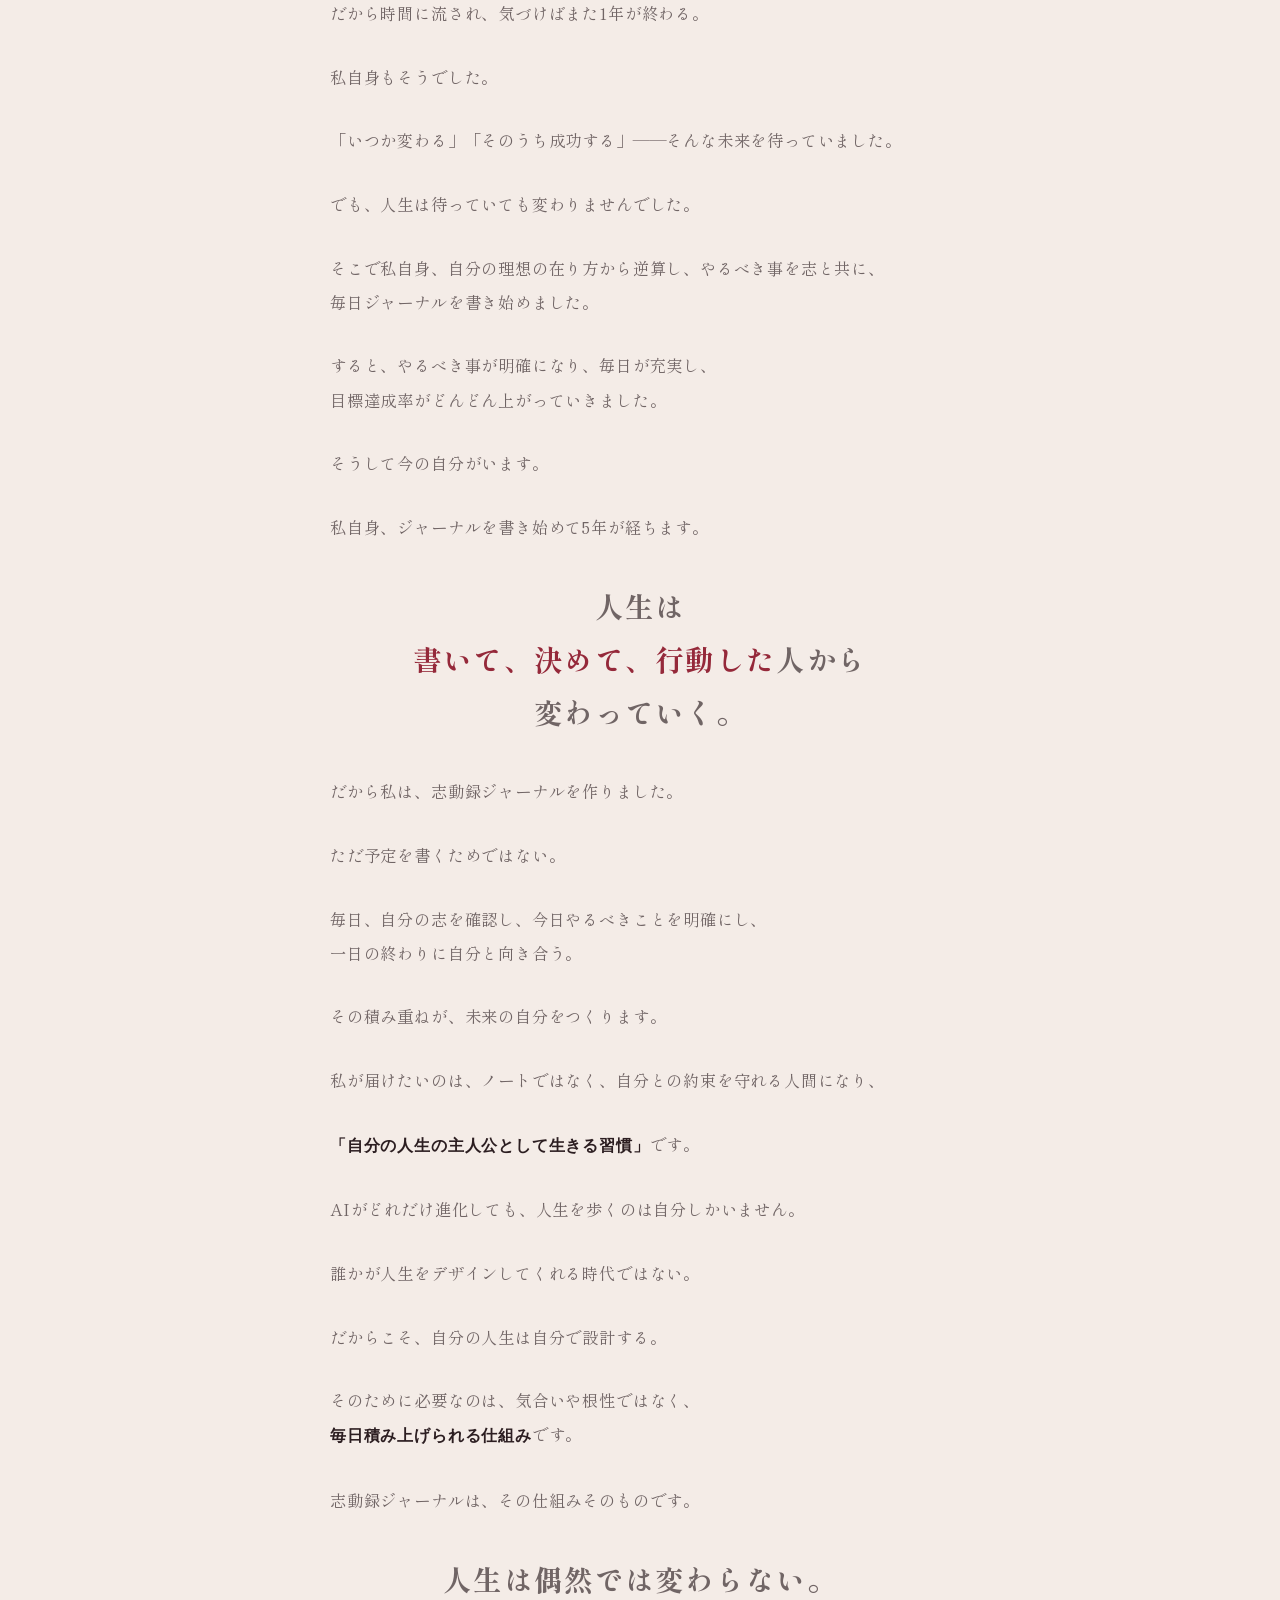
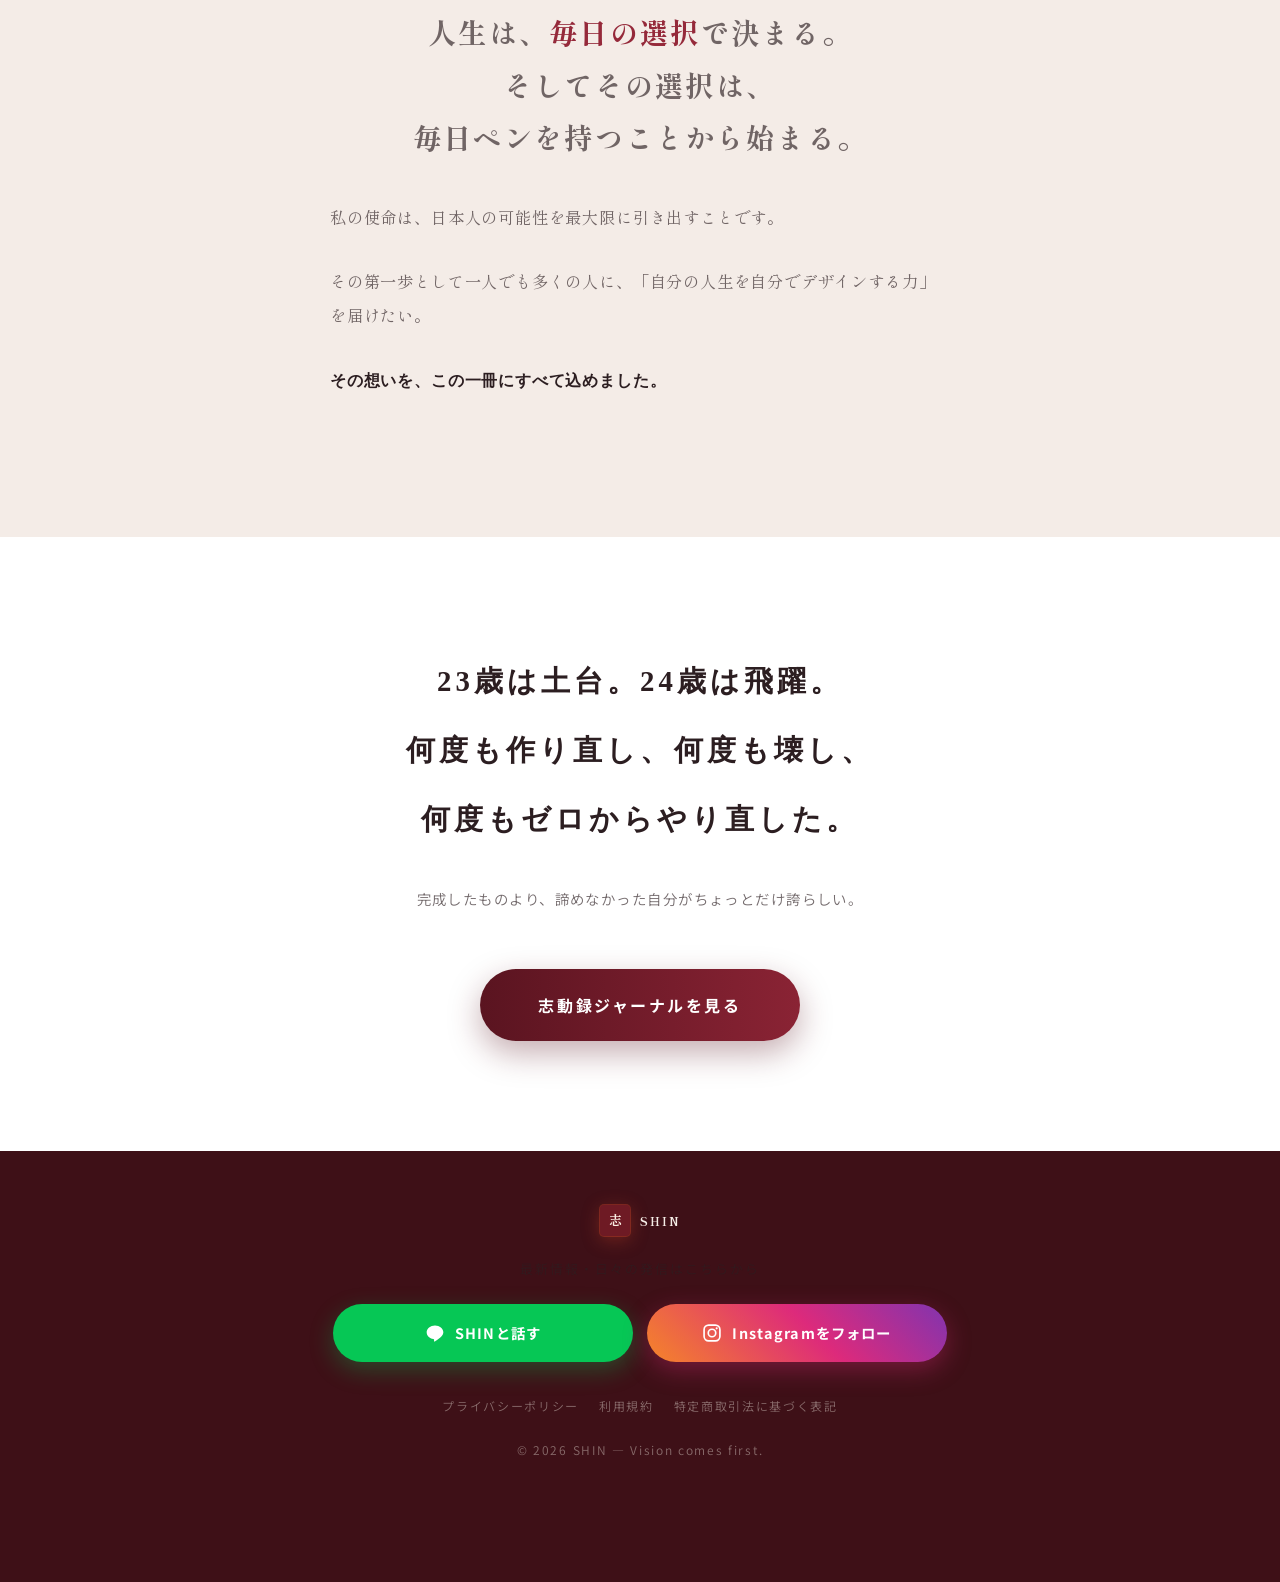
<file: story.html>
<!DOCTYPE html>
<html lang="ja">
<head>
<meta charset="UTF-8">
<meta name="viewport" content="width=device-width, initial-scale=1.0">
<title>志動録ジャーナルに込めた想い｜SHIN Official Website</title>
<meta name="description" content="なぜこの活動を始めたのか。なぜ志動録は生まれたのか。">
<link rel="icon" href="/favicon.ico" sizes="any">
<link rel="icon" type="image/png" sizes="48x48" href="/favicon-48.png">
<link rel="icon" type="image/png" sizes="192x192" href="/icon-192.png">
<link rel="apple-touch-icon" href="/apple-touch-icon.png">
<link rel="canonical" href="https://shin-official-site.vercel.app/story.html">
<meta property="og:site_name" content="SHIN">
<meta property="og:type" content="article">
<meta property="og:title" content="志動録ジャーナルに込めた想い｜SHIN Official Website">
<meta property="og:description" content="なぜこの活動を始めたのか。なぜ志動録は生まれたのか。">
<meta property="og:url" content="https://shin-official-site.vercel.app/story.html">
<meta property="og:image" content="https://shin-official-site.vercel.app/img/og-shin.jpg">
<meta property="og:image:width" content="1200">
<meta property="og:image:height" content="630">
<meta name="twitter:card" content="summary_large_image">
<meta name="twitter:image" content="https://shin-official-site.vercel.app/img/og-shin.jpg">
<link rel="preconnect" href="https://fonts.googleapis.com">
<link rel="preconnect" href="https://fonts.gstatic.com" crossorigin>
<link href="https://fonts.googleapis.com/css2?family=Shippori+Mincho:wght@500;600;700;800&family=Noto+Sans+JP:wght@350;400;500;700&display=swap" rel="stylesheet">
<link rel="stylesheet" href="css/1-tokens.css">
<link rel="stylesheet" href="css/2-base.css">
<link rel="stylesheet" href="css/3-layout.css">
<link rel="stylesheet" href="css/4-components.css">
<link rel="stylesheet" href="css/5-blocks.css">
<link rel="stylesheet" href="css/pages/story.css">
<link rel="stylesheet" href="css/cta.css">
</head>
<body>
<header>
  <a class="brand home-brand" href="index.html" aria-label="SHIN ホーム"><span class="seal">志</span>SHIN</a>
  <div class="header-right">
  <nav><a href="about.html" class="">SHINについて</a><a href="story.html" class="act">想い</a><a href="journal.html" class="">志動録</a><a href="voice.html" class="">お客様の声</a></nav>
  <button class="nav-toggle" type="button" aria-label="メニューを開く" aria-expanded="false"><span></span><span></span></button>
  <a class="header-cta header-cta-line" href="buy.html" target="_blank" rel="noopener"><span class="cta-label-long"><span class="cta-brand">志動録</span>はこちら</span><span class="cta-label-short"><span class="cta-brand">志動録</span>はこちら</span></a>
  </div>
</header>

<div class="page-hero">
  <div class="wrap">
    <span class="en">STORY</span>
    <h1>志動録ジャーナルに込めた想い</h1>
  </div>
</div>

<section>
  <div class="essay">
    <p class="eyebrow fx">MY LIFE</p>
    <h2 class="essay-title fx">SHINの生き様</h2>
    <p class="fx">私は、<span class="strong">「人生を、自動から志動へ導く」</span><br>ことを人生のmissionに掲げて生きています。</p>
    <p class="fx">多くの人は、誰かが決めた常識や環境の中で、</p>
    <p class="fx">気づかないうちに"自動"で人生を歩んでいます。</p>
    <p class="fx">でも、本当の人生は、自分の意志で選び、自分の志で生きることで初めて輝き始める。</p>
    <p class="fx">だから私は、身体を鍛えるだけではなく、思考を整え、習慣を変え、</p>
    <p class="fx">人生そのものをデザインするサポートをしています。</p>
    <p class="fx">私が作った「志動録ジャーナル」も、その想いから生まれました。</p>
    <p class="fx">夢を書くためのノートではありません。</p>
    <p class="fx"><span class="strong">志を軸にゴールを言語化し、今日の行動へ落とし込み、理想を現実に変えるための人生設計ツール</span>です。</p>
    <p class="pull fx">私が本当に増やしたいのは、<br>お金持ちではありません。</p>
    <p class="fx">自分の人生に誇りを持ち、誰かのために挑戦し、人生の最後に「最高の人生だった」と笑える人です。</p>
    <p class="fx">利益の先にある、生きがいを生きる人を増やす。</p>
    <p class="fx">そのために、一人ひとりの可能性を信じ、<span class="strong">日本人が本来持っている精神性と志を、もう一度呼び覚ましていく</span>。</p>
    <p class="fx">それが、SHINという人間の生き方です。</p>
    <p class="fx">口先だけではなく、自ら行動で示し、挑戦し続ける姿を届け続けます。</p>
    <p class="fx">そして、一人でも多くの人が自分の人生に誇りを持ち、「人生を、自動から志動へ。」と踏み出せるように。</p>
    <p class="fx">私はこれからも全国へ足を運び、想いを言葉に乗せて届け続けます。</p>
    <p class="sig fx">私の人生が終わるその日まで。</p>
  </div>
</section>

<section style="background:var(--bg-deep)">
  <div class="essay">
    <p class="eyebrow fx">WHY</p>
    <h2 class="essay-title fx">なぜ、志動録ジャーナルを<br>作ったのか。</h2>
    <p class="fx">私はこれまで、多くの人を見てきました。</p>
    <p class="fx essay-traits">才能がある人　努力できる人　夢を語る人</p>
    <p class="fx">それでも、人生が変わらない人があまりにも多かったんです。</p>
    <p class="fx">その違いは、性格でも才能でもなく、</p>
    <p class="fx essay-emphasis"><span class="strong">「毎日の生き方」</span>でした。</p>
    <p class="fx">人は、人生を変えたいと言いますが、多くの人は今日を変えません。</p>
    <p class="fx">夢はある。目標もある。</p>
    <p class="fx">だけど、今日何をするのかは決まっていない。</p>
    <p class="fx">だから時間に流され、気づけばまた1年が終わる。</p>
    <p class="fx">私自身もそうでした。</p>
    <p class="fx">「いつか変わる」「そのうち成功する」——そんな未来を待っていました。</p>
    <p class="fx">でも、人生は待っていても変わりませんでした。</p>
    <p class="fx">そこで私自身、自分の理想の在り方から逆算し、やるべき事を志と共に、毎日ジャーナルを書き始めました。</p>
    <p class="fx">すると、やるべき事が明確になり、毎日が充実し、目標達成率がどんどん上がっていきました。</p>
    <p class="fx">そうして今の自分がいます。</p>
    <p class="fx">私自身、ジャーナルを書き始めて5年が経ちます。</p>
    <p class="pull fx">人生は<br><em>書いて、決めて、行動した</em>人から<br>変わっていく。</p>
    <p class="fx">だから私は、志動録ジャーナルを作りました。</p>
    <p class="fx">ただ予定を書くためではない。</p>
    <p class="fx">毎日、自分の志を確認し、今日やるべきことを明確にし、一日の終わりに自分と向き合う。</p>
    <p class="fx">その積み重ねが、未来の自分をつくります。</p>
    <p class="fx">私が届けたいのは、ノートではなく、自分との約束を守れる人間になり、</p>
    <p class="fx"><span class="strong">「自分の人生の主人公として生きる習慣」</span>です。</p>
    <p class="fx">AIがどれだけ進化しても、人生を歩くのは自分しかいません。</p>
    <p class="fx">誰かが人生をデザインしてくれる時代ではない。</p>
    <p class="fx">だからこそ、自分の人生は自分で設計する。</p>
    <p class="fx">そのために必要なのは、気合いや根性ではなく、<span class="strong">毎日積み上げられる仕組み</span>です。</p>
    <p class="fx">志動録ジャーナルは、その仕組みそのものです。</p>
    <p class="pull fx">人生は偶然では変わらない。<br>人生は、<em>毎日の選択</em>で決まる。<br>そしてその選択は、毎日ペンを持つことから始まる。</p>
    <p class="fx">私の使命は、日本人の可能性を最大限に引き出すことです。</p>
    <p class="fx">その第一歩として一人でも多くの人に、「自分の人生を自分でデザインする力」を届けたい。</p>
    <p class="fx"><span class="strong">その想いを、この一冊にすべて込めました。</span></p>
  </div>
</section>

<section>
  <p class="big-quote fx">23歳は土台。24歳は飛躍。<br>何度も作り直し、何度も壊し、<br>何度もゼロからやり直した。</p>
  <p class="fx" style="text-align:center;margin-top:30px;color:var(--ink-dim);font-size:.9rem;letter-spacing:.1em">完成したものより、諦めなかった自分がちょっとだけ誇らしい。</p>
  <div class="fx" style="text-align:center;margin-top:56px"><a class="btn-fire" href="journal.html">志動録ジャーナルを見る</a></div>
</section>

<footer>
  <a class="brand" href="index.html"><span class="seal">志</span>SHIN</a>
  <p class="follow-lead">最新情報・日々の発信はこちらから</p>
  <div class="sns-btns">
    <a class="sns-btn line" href="https://lin.ee/riYjWrx" target="_blank" rel="noopener">
      <svg viewBox="0 0 24 24" width="20" height="20" fill="currentColor" aria-hidden="true"><path d="M12 3C6.5 3 2 6.7 2 11.2c0 4 3.4 7.4 8 8.1.3.1.8.2.9.5.1.3.1.7 0 1 0 0-.1.7-.1.8-.1.3-.2 1 .9.5s5.8-3.4 7.9-5.9c1.5-1.6 2.4-3.2 2.4-5C22 6.7 17.5 3 12 3z"/></svg>
      SHINと話す
    </a>
    <a class="sns-btn ig" href="https://www.instagram.com/shinnnn.1/" target="_blank" rel="noopener">
      <svg viewBox="0 0 24 24" width="20" height="20" fill="none" stroke="currentColor" stroke-width="2"><rect x="2.5" y="2.5" width="19" height="19" rx="5.5"/><circle cx="12" cy="12" r="4.5"/><circle cx="17.6" cy="6.4" r="1.3" fill="currentColor" stroke="none"/></svg>
      Instagramをフォロー
    </a>
  </div>
  <div class="footer-legal" aria-label="規約・ポリシー">
    <a href="privacy.html">プライバシーポリシー</a>
    <a href="terms.html">利用規約</a>
    <a href="tokusho.html">特定商取引法に基づく表記</a>
  </div>
  <p>© 2026 SHIN — Vision comes first.</p>
</footer>
<div class="sticky-cta" id="stickyCta"><div class="sticky-cta-row"><a class="btn-line" href="https://lin.ee/riYjWrx" target="_blank" rel="noopener"><svg viewBox="0 0 24 24" width="20" height="20" fill="currentColor" aria-hidden="true"><path d="M12 3C6.5 3 2 6.7 2 11.2c0 4 3.4 7.4 8 8.1.3.1.8.2.9.5.1.3.1.7 0 1 0 0-.1.7-.1.8-.1.3-.2 1 .9.5s5.8-3.4 7.9-5.9c1.5-1.6 2.4-3.2 2.4-5C22 6.7 17.5 3 12 3z"/></svg>SHINと話す</a><a class="btn-sticky-buy" href="buy.html" target="_blank" rel="noopener">志動録はこちら</a></div></div>
<script>
const io=new IntersectionObserver(es=>{es.forEach(e=>{if(e.isIntersecting){e.target.classList.add('on');io.unobserve(e.target)}})},{threshold:.15});
document.querySelectorAll('.fx').forEach(el=>io.observe(el));
const st=document.getElementById('stickyCta');
if(st){const h=document.querySelector('.page-hero,.hero,.j-hero');
if(h){new IntersectionObserver(es=>{st.classList.toggle('show',!es[0].isIntersecting)},{threshold:.1}).observe(h);}}
const navToggle=document.querySelector('.nav-toggle');
if(navToggle){
  const closeNav=()=>{navToggle.setAttribute('aria-expanded','false');document.body.classList.remove('nav-open')};
  navToggle.addEventListener('click',()=>{
    const open=navToggle.getAttribute('aria-expanded')==='true';
    navToggle.setAttribute('aria-expanded',open?'false':'true');
    document.body.classList.toggle('nav-open',!open);
  });
  document.querySelectorAll('header nav a').forEach(a=>a.addEventListener('click',closeNav));
  window.addEventListener('keydown',e=>{if(e.key==='Escape')closeNav()});
}

</script>
</body>
</html>
</file>
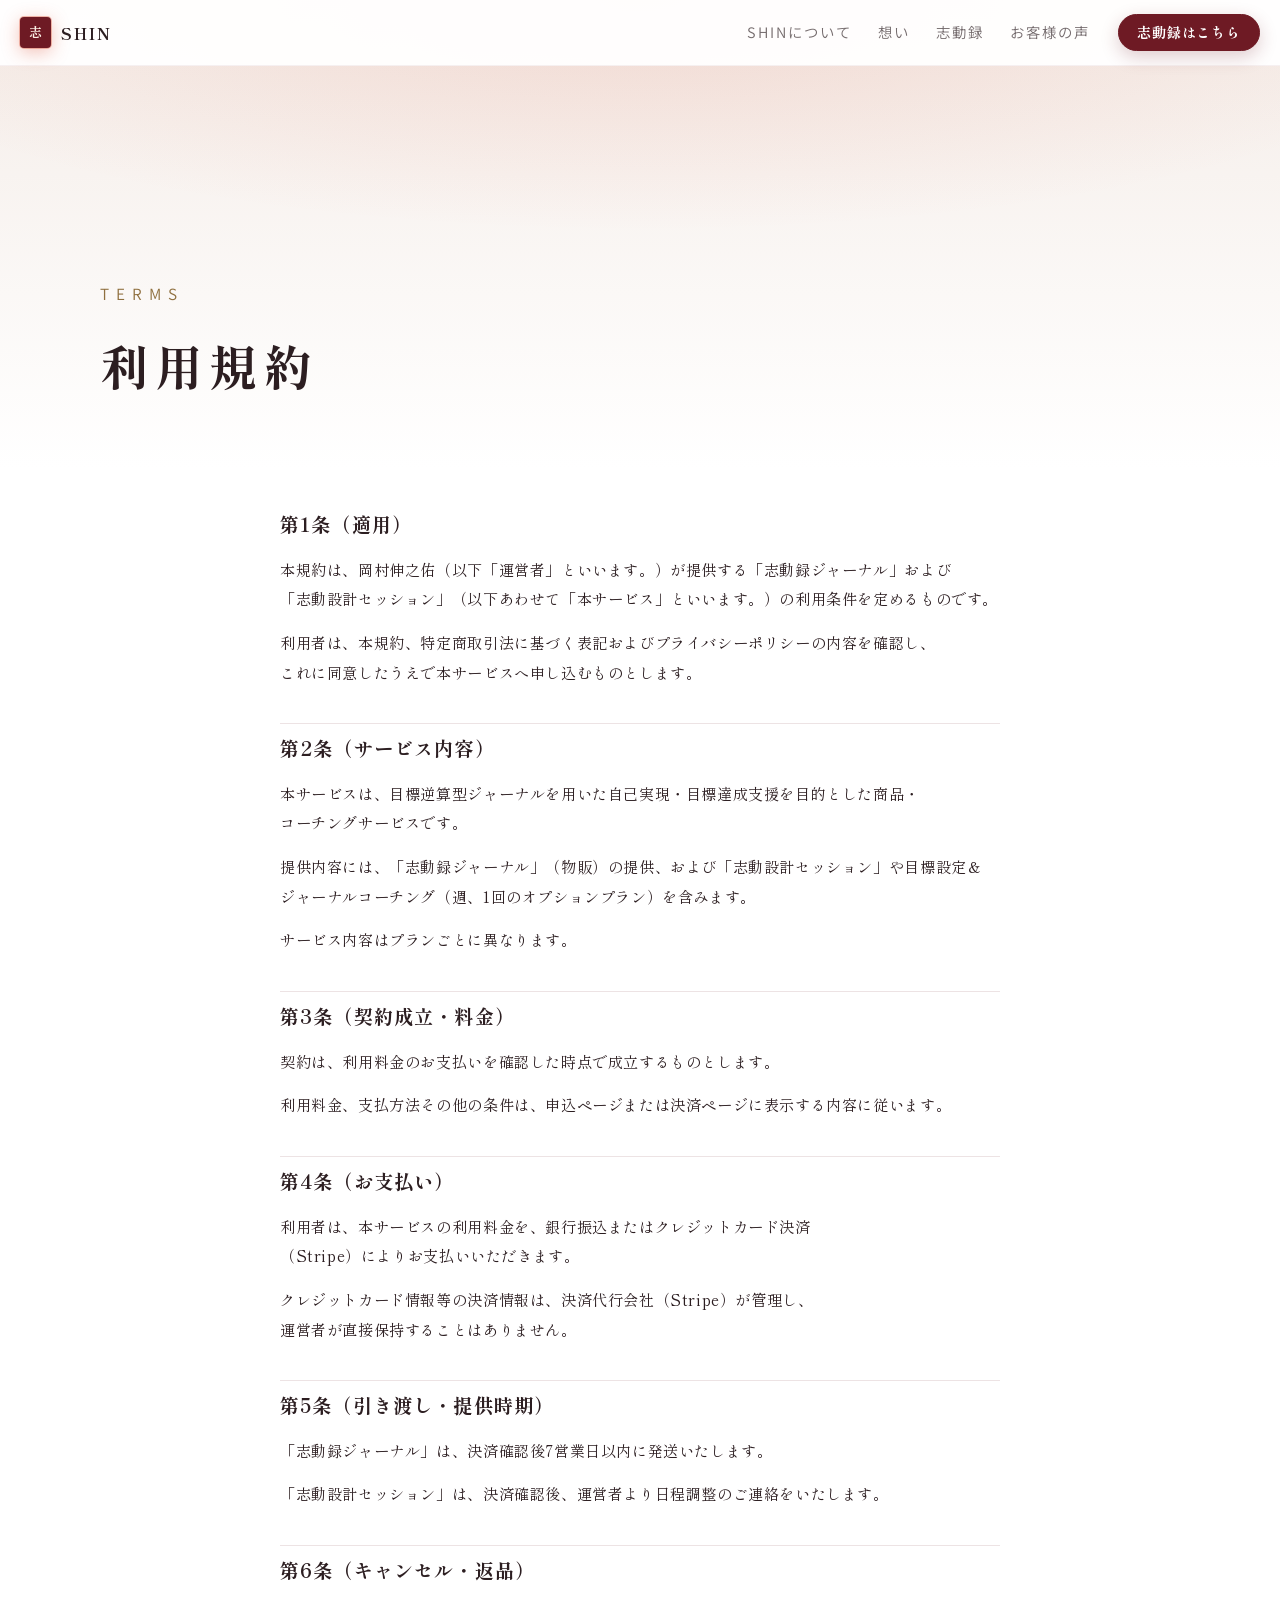
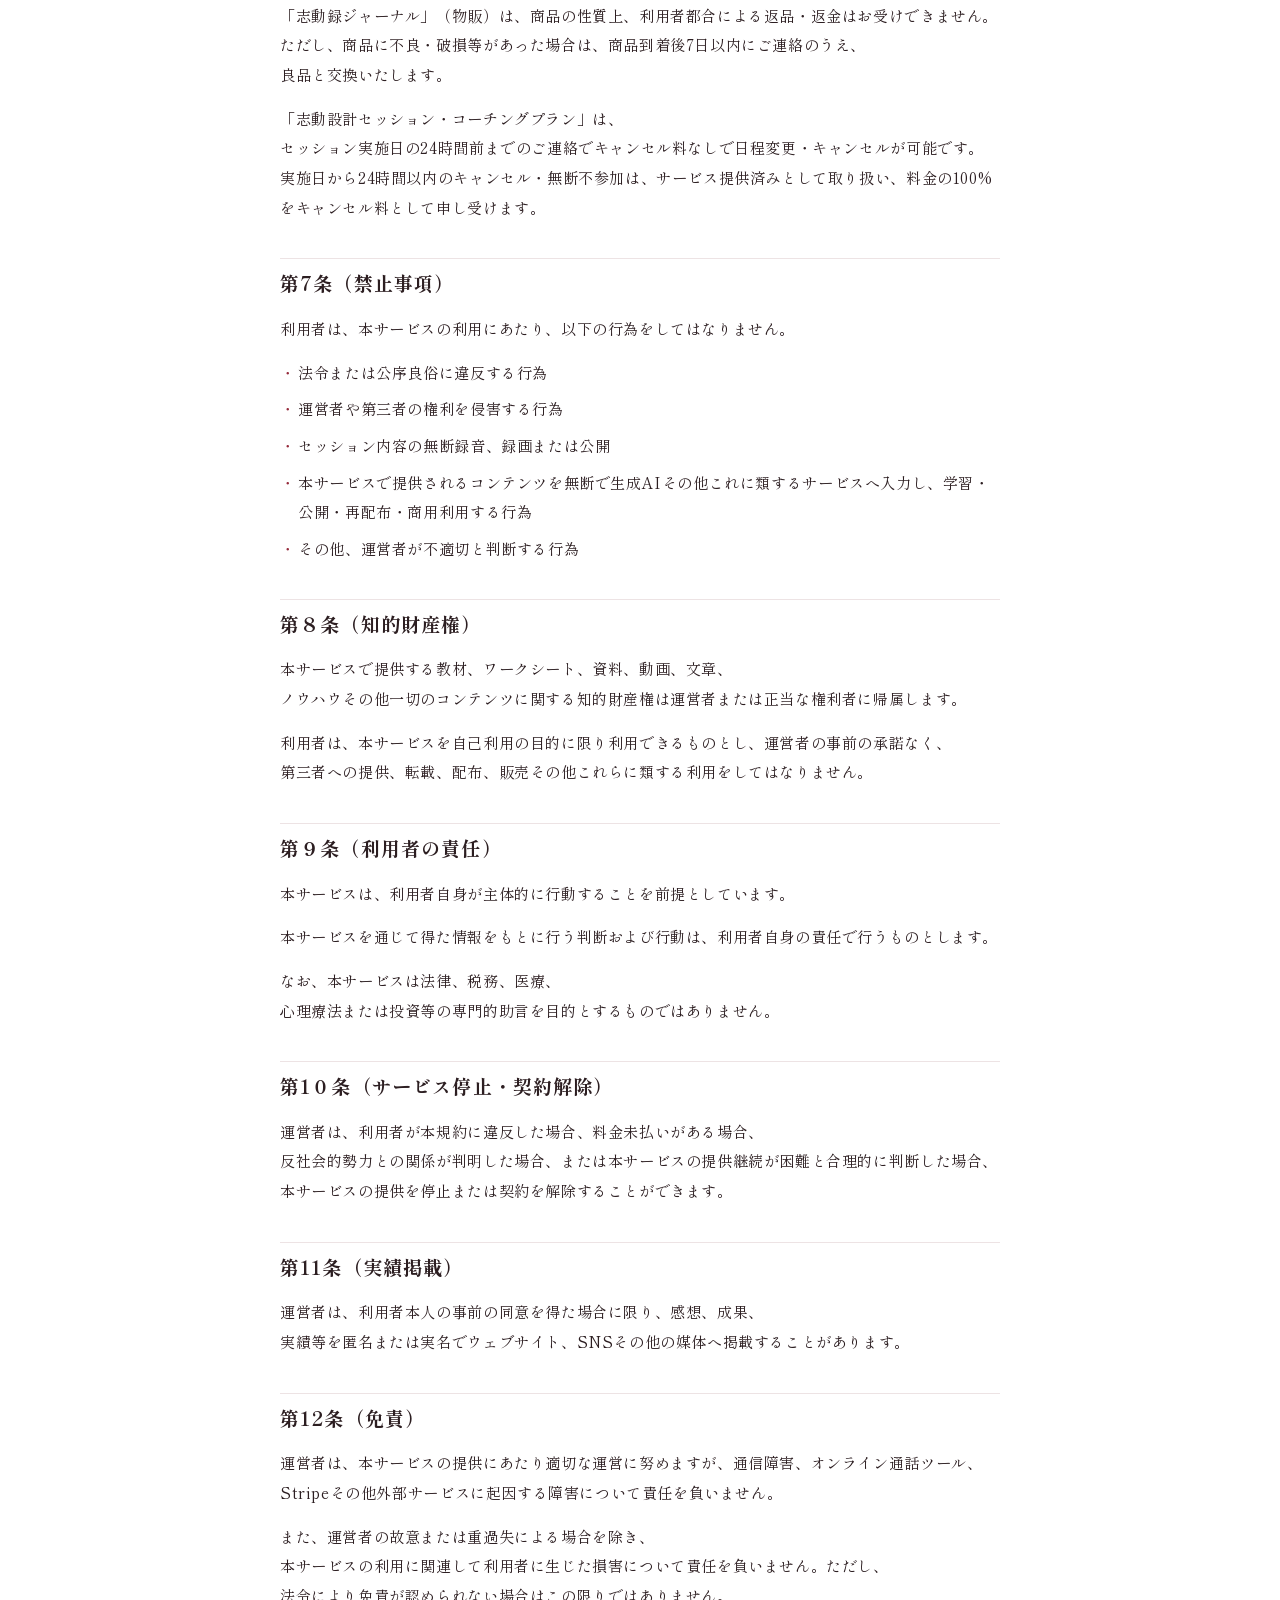
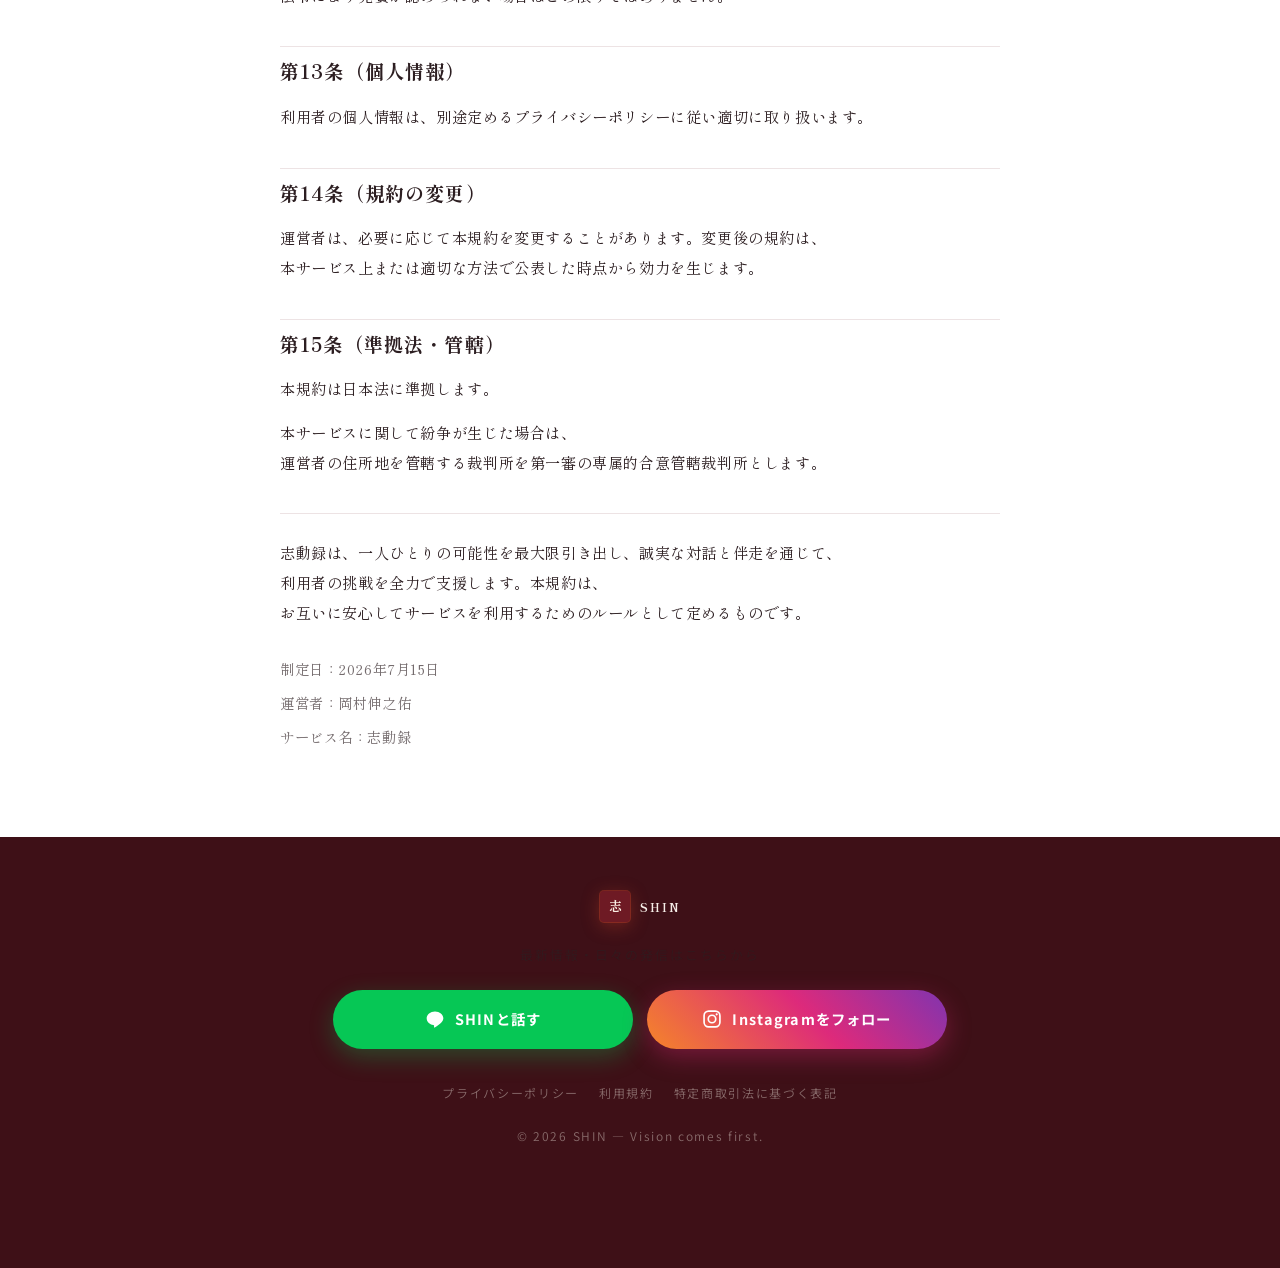
<file: terms.html>
<!DOCTYPE html>
<html lang="ja">
<head>
<meta charset="UTF-8">
<meta name="viewport" content="width=device-width, initial-scale=1.0">
<title>利用規約｜SHIN Official Website</title>
<meta name="description" content="志動録ジャーナルおよび志動設計セッションの利用規約。">
<link rel="icon" href="/favicon.ico" sizes="any">
<link rel="icon" type="image/png" sizes="48x48" href="/favicon-48.png">
<link rel="icon" type="image/png" sizes="192x192" href="/icon-192.png">
<link rel="apple-touch-icon" href="/apple-touch-icon.png">
<link rel="canonical" href="https://shin-official-site.vercel.app/terms.html">
<meta property="og:site_name" content="SHIN">
<meta property="og:type" content="article">
<meta property="og:title" content="利用規約｜SHIN Official Website">
<meta property="og:description" content="志動録ジャーナルおよび志動設計セッションの利用規約。">
<meta property="og:url" content="https://shin-official-site.vercel.app/terms.html">
<meta property="og:image" content="https://shin-official-site.vercel.app/img/og-shin.jpg">
<meta property="og:image:width" content="1200">
<meta property="og:image:height" content="630">
<meta name="twitter:card" content="summary_large_image">
<meta name="twitter:image" content="https://shin-official-site.vercel.app/img/og-shin.jpg">
<link rel="preconnect" href="https://fonts.googleapis.com">
<link rel="preconnect" href="https://fonts.gstatic.com" crossorigin>
<link href="https://fonts.googleapis.com/css2?family=Shippori+Mincho:wght@500;600;700;800&family=Noto+Sans+JP:wght@350;400;500;700&display=swap" rel="stylesheet">
<link rel="stylesheet" href="css/1-tokens.css">
<link rel="stylesheet" href="css/2-base.css">
<link rel="stylesheet" href="css/3-layout.css">
<link rel="stylesheet" href="css/4-components.css">
<link rel="stylesheet" href="css/5-blocks.css">
<link rel="stylesheet" href="css/pages/legal.css">
<link rel="stylesheet" href="css/cta.css">
</head>
<body>
<header>
  <a class="brand home-brand" href="index.html" aria-label="SHIN ホーム"><span class="seal">志</span>SHIN</a>
  <div class="header-right">
  <nav><a href="about.html" class="">SHINについて</a><a href="story.html" class="">想い</a><a href="journal.html" class="">志動録</a><a href="voice.html" class="">お客様の声</a></nav>
  <button class="nav-toggle" type="button" aria-label="メニューを開く" aria-expanded="false"><span></span><span></span></button>
  <a class="header-cta header-cta-line" href="buy.html" target="_blank" rel="noopener"><span class="cta-label-long"><span class="cta-brand">志動録</span>はこちら</span><span class="cta-label-short"><span class="cta-brand">志動録</span>はこちら</span></a>
  </div>
</header>

<div class="page-hero">
  <div class="wrap">
    <span class="en">TERMS</span>
    <h1>利用規約</h1>
  </div>
</div>

<section class="legal-sec">
  <div class="wrap">
    <article class="legal-doc">
      <h2>第1条（適用）</h2>
      <p>本規約は、岡村伸之佑（以下「運営者」といいます。）が提供する「志動録ジャーナル」および「志動設計セッション」（以下あわせて「本サービス」といいます。）の利用条件を定めるものです。</p>
      <p>利用者は、本規約、特定商取引法に基づく表記およびプライバシーポリシーの内容を確認し、これに同意したうえで本サービスへ申し込むものとします。</p>

      <h2>第2条（サービス内容）</h2>
      <p>本サービスは、目標逆算型ジャーナルを用いた自己実現・目標達成支援を目的とした商品・コーチングサービスです。</p>
      <p>提供内容には、「志動録ジャーナル」（物販）の提供、および「志動設計セッション」や目標設定＆ジャーナルコーチング（週、1回のオプションプラン）を含みます。</p>
      <p>サービス内容はプランごとに異なります。</p>

      <h2>第3条（契約成立・料金）</h2>
      <p>契約は、利用料金のお支払いを確認した時点で成立するものとします。</p>
      <p>利用料金、支払方法その他の条件は、申込ページまたは決済ページに表示する内容に従います。</p>

      <h2>第4条（お支払い）</h2>
      <p>利用者は、本サービスの利用料金を、銀行振込またはクレジットカード決済（Stripe）によりお支払いいただきます。</p>
      <p>クレジットカード情報等の決済情報は、決済代行会社（Stripe）が管理し、運営者が直接保持することはありません。</p>

      <h2>第5条（引き渡し・提供時期）</h2>
      <p>「志動録ジャーナル」は、決済確認後7営業日以内に発送いたします。</p>
      <p>「志動設計セッション」は、決済確認後、運営者より日程調整のご連絡をいたします。</p>

      <h2>第6条（キャンセル・返品）</h2>
      <p>「志動録ジャーナル」（物販）は、商品の性質上、利用者都合による返品・返金はお受けできません。ただし、商品に不良・破損等があった場合は、商品到着後7日以内にご連絡のうえ、良品と交換いたします。</p>
      <p>「志動設計セッション・コーチングプラン」は、セッション実施日の24時間前までのご連絡でキャンセル料なしで日程変更・キャンセルが可能です。実施日から24時間以内のキャンセル・無断不参加は、サービス提供済みとして取り扱い、料金の100%をキャンセル料として申し受けます。</p>

      <h2>第7条（禁止事項）</h2>
      <p>利用者は、本サービスの利用にあたり、以下の行為をしてはなりません。</p>
      <ul>
        <li>法令または公序良俗に違反する行為</li>
        <li>運営者や第三者の権利を侵害する行為</li>
        <li>セッション内容の無断録音、録画または公開</li>
        <li>本サービスで提供されるコンテンツを無断で生成AIその他これに類するサービスへ入力し、学習・公開・再配布・商用利用する行為</li>
        <li>その他、運営者が不適切と判断する行為</li>
      </ul>

      <h2>第８条（知的財産権）</h2>
      <p>本サービスで提供する教材、ワークシート、資料、動画、文章、ノウハウその他一切のコンテンツに関する知的財産権は運営者または正当な権利者に帰属します。</p>
      <p>利用者は、本サービスを自己利用の目的に限り利用できるものとし、運営者の事前の承諾なく、第三者への提供、転載、配布、販売その他これらに類する利用をしてはなりません。</p>

      <h2>第９条（利用者の責任）</h2>
      <p>本サービスは、利用者自身が主体的に行動することを前提としています。</p>
      <p>本サービスを通じて得た情報をもとに行う判断および行動は、利用者自身の責任で行うものとします。</p>
      <p>なお、本サービスは法律、税務、医療、心理療法または投資等の専門的助言を目的とするものではありません。</p>

      <h2>第1０条（サービス停止・契約解除）</h2>
      <p>運営者は、利用者が本規約に違反した場合、料金未払いがある場合、反社会的勢力との関係が判明した場合、または本サービスの提供継続が困難と合理的に判断した場合、本サービスの提供を停止または契約を解除することができます。</p>

      <h2>第11条（実績掲載）</h2>
      <p>運営者は、利用者本人の事前の同意を得た場合に限り、感想、成果、実績等を匿名または実名でウェブサイト、SNSその他の媒体へ掲載することがあります。</p>

      <h2>第12条（免責）</h2>
      <p>運営者は、本サービスの提供にあたり適切な運営に努めますが、通信障害、オンライン通話ツール、Stripeその他外部サービスに起因する障害について責任を負いません。</p>
      <p>また、運営者の故意または重過失による場合を除き、本サービスの利用に関連して利用者に生じた損害について責任を負いません。ただし、法令により免責が認められない場合はこの限りではありません。</p>

      <h2>第13条（個人情報）</h2>
      <p>利用者の個人情報は、別途定めるプライバシーポリシーに従い適切に取り扱います。</p>

      <h2>第14条（規約の変更）</h2>
      <p>運営者は、必要に応じて本規約を変更することがあります。変更後の規約は、本サービス上または適切な方法で公表した時点から効力を生じます。</p>

      <h2>第15条（準拠法・管轄）</h2>
      <p>本規約は日本法に準拠します。</p>
      <p>本サービスに関して紛争が生じた場合は、運営者の住所地を管轄する裁判所を第一審の専属的合意管轄裁判所とします。</p>

      <div class="legal-close">
        <p>志動録は、一人ひとりの可能性を最大限引き出し、誠実な対話と伴走を通じて、利用者の挑戦を全力で支援します。本規約は、お互いに安心してサービスを利用するためのルールとして定めるものです。</p>
      </div>
      <div class="legal-meta">
        <p>制定日：2026年7月15日</p>
        <p>運営者：岡村伸之佑</p>
        <p>サービス名：志動録</p>
      </div>
    </article>
  </div>
</section>

<footer>
  <a class="brand" href="index.html"><span class="seal">志</span>SHIN</a>
  <p class="follow-lead">最新情報・日々の発信はこちらから</p>
  <div class="sns-btns">
    <a class="sns-btn line" href="https://lin.ee/riYjWrx" target="_blank" rel="noopener">
      <svg viewBox="0 0 24 24" width="20" height="20" fill="currentColor" aria-hidden="true"><path d="M12 3C6.5 3 2 6.7 2 11.2c0 4 3.4 7.4 8 8.1.3.1.8.2.9.5.1.3.1.7 0 1 0 0-.1.7-.1.8-.1.3-.2 1 .9.5s5.8-3.4 7.9-5.9c1.5-1.6 2.4-3.2 2.4-5C22 6.7 17.5 3 12 3z"/></svg>
      SHINと話す
    </a>
    <a class="sns-btn ig" href="https://www.instagram.com/shinnnn.1/" target="_blank" rel="noopener">
      <svg viewBox="0 0 24 24" width="20" height="20" fill="none" stroke="currentColor" stroke-width="2"><rect x="2.5" y="2.5" width="19" height="19" rx="5.5"/><circle cx="12" cy="12" r="4.5"/><circle cx="17.6" cy="6.4" r="1.3" fill="currentColor" stroke="none"/></svg>
      Instagramをフォロー
    </a>
  </div>
  <div class="footer-legal" aria-label="規約・ポリシー">
    <a href="privacy.html">プライバシーポリシー</a>
    <a href="terms.html">利用規約</a>
    <a href="tokusho.html">特定商取引法に基づく表記</a>
  </div>
  <p>© 2026 SHIN — Vision comes first.</p>
</footer>
<div class="sticky-cta" id="stickyCta"><div class="sticky-cta-row"><a class="btn-line" href="https://lin.ee/riYjWrx" target="_blank" rel="noopener"><svg viewBox="0 0 24 24" width="20" height="20" fill="currentColor" aria-hidden="true"><path d="M12 3C6.5 3 2 6.7 2 11.2c0 4 3.4 7.4 8 8.1.3.1.8.2.9.5.1.3.1.7 0 1 0 0-.1.7-.1.8-.1.3-.2 1 .9.5s5.8-3.4 7.9-5.9c1.5-1.6 2.4-3.2 2.4-5C22 6.7 17.5 3 12 3z"/></svg>SHINと話す</a><a class="btn-sticky-buy" href="buy.html" target="_blank" rel="noopener">志動録はこちら</a></div></div>
<script>
const io=new IntersectionObserver(es=>{es.forEach(e=>{if(e.isIntersecting){e.target.classList.add('on');io.unobserve(e.target)}})},{threshold:.15});
document.querySelectorAll('.fx').forEach(el=>io.observe(el));
const st=document.getElementById('stickyCta');
if(st){const h=document.querySelector('.page-hero,.hero,.j-hero');
if(h){new IntersectionObserver(es=>{st.classList.toggle('show',!es[0].isIntersecting)},{threshold:.1}).observe(h);}}
const navToggle=document.querySelector('.nav-toggle');
if(navToggle){
  const closeNav=()=>{navToggle.setAttribute('aria-expanded','false');document.body.classList.remove('nav-open')};
  navToggle.addEventListener('click',()=>{
    const open=navToggle.getAttribute('aria-expanded')==='true';
    navToggle.setAttribute('aria-expanded',open?'false':'true');
    document.body.classList.toggle('nav-open',!open);
  });
  document.querySelectorAll('header nav a').forEach(a=>a.addEventListener('click',closeNav));
  window.addEventListener('keydown',e=>{if(e.key==='Escape')closeNav()});
}
</script>
</body>
</html>
</file>
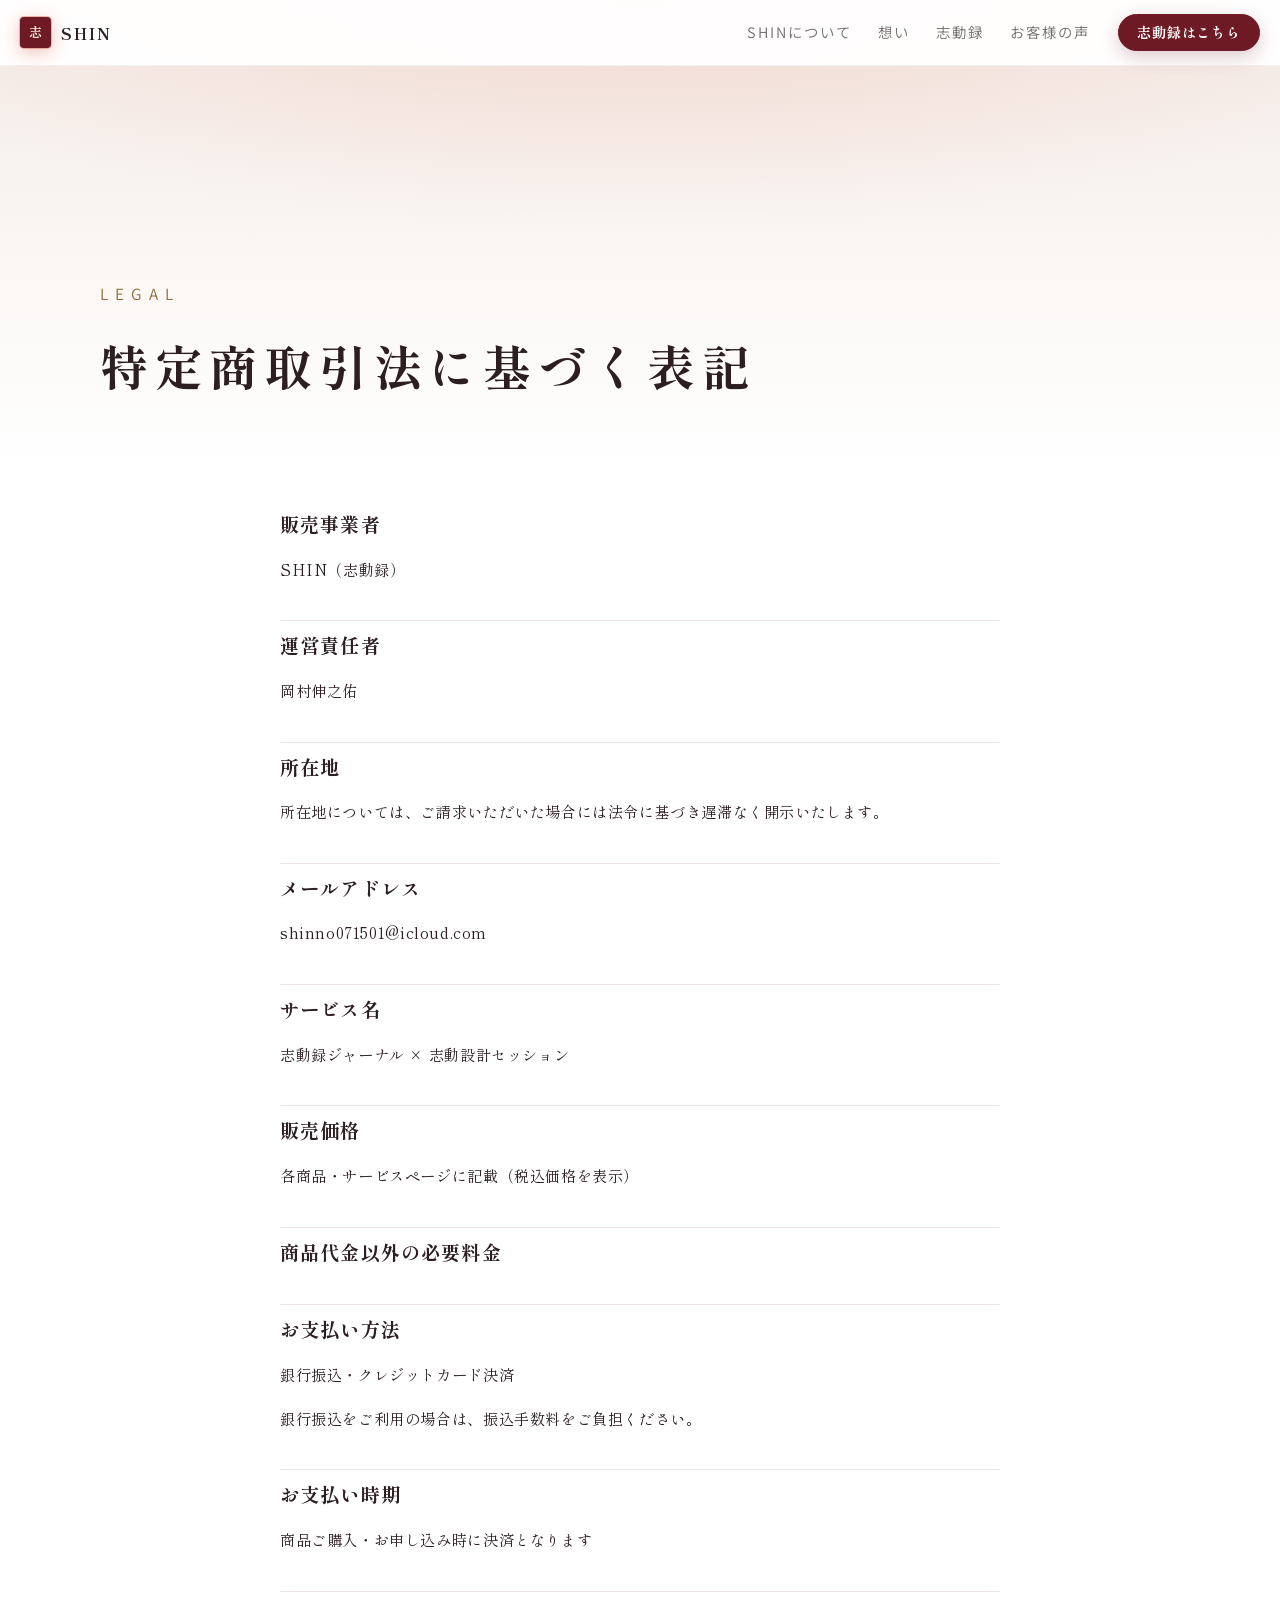
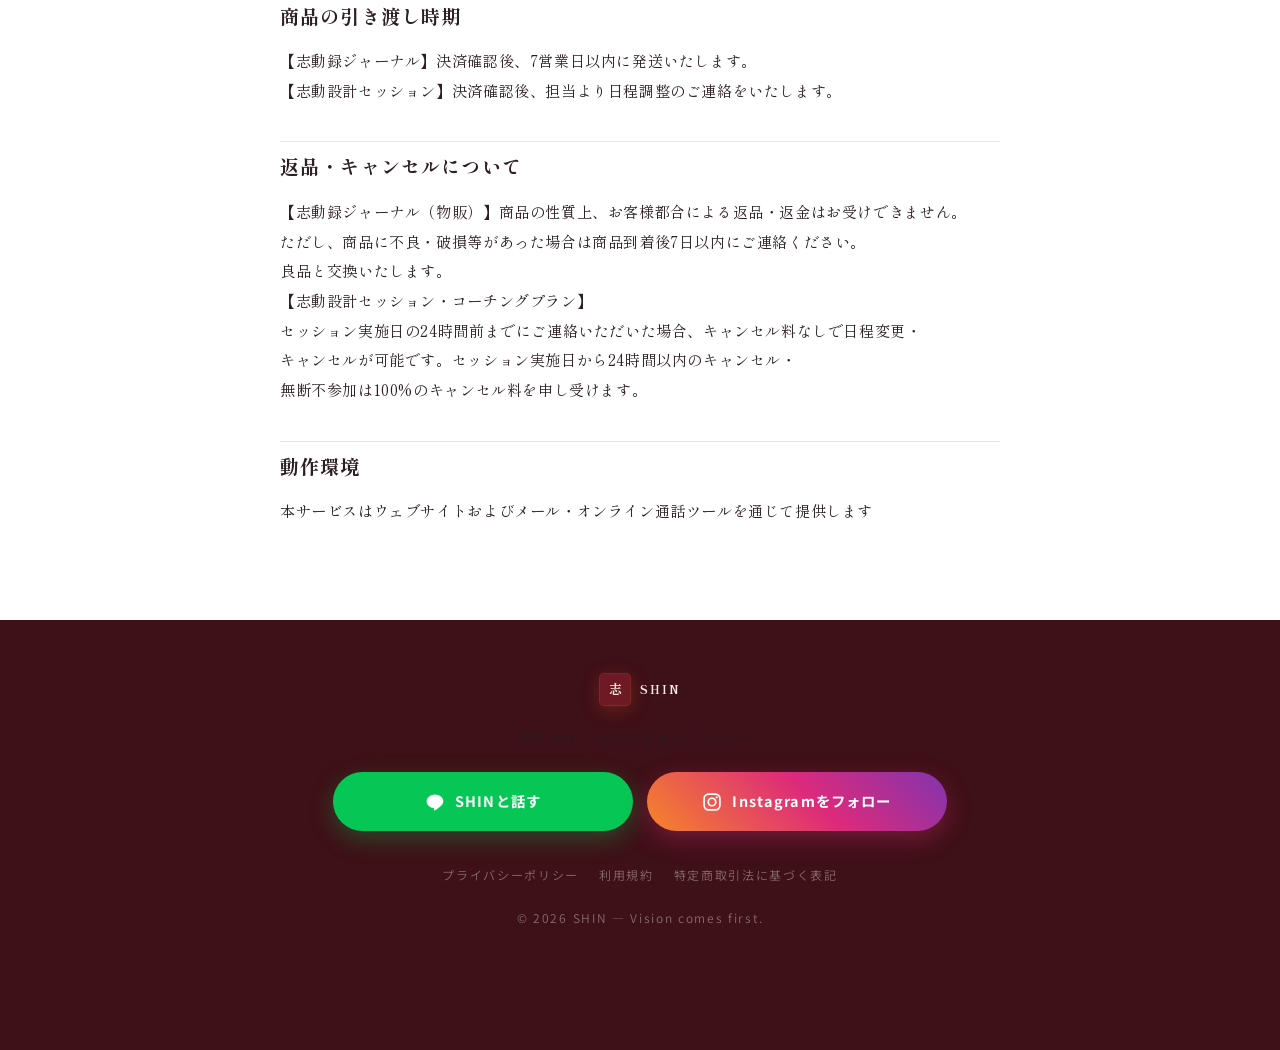
<file: tokusho.html>
<!DOCTYPE html>
<html lang="ja">
<head>
<meta charset="UTF-8">
<meta name="viewport" content="width=device-width, initial-scale=1.0">
<title>特定商取引法に基づく表記｜SHIN Official Website</title>
<meta name="description" content="志動録ジャーナル × 志動設計セッションの特定商取引法に基づく表記。">
<link rel="icon" href="/favicon.ico" sizes="any">
<link rel="icon" type="image/png" sizes="48x48" href="/favicon-48.png">
<link rel="icon" type="image/png" sizes="192x192" href="/icon-192.png">
<link rel="apple-touch-icon" href="/apple-touch-icon.png">
<link rel="canonical" href="https://shin-official-site.vercel.app/tokusho.html">
<meta property="og:site_name" content="SHIN">
<meta property="og:type" content="article">
<meta property="og:title" content="特定商取引法に基づく表記｜SHIN Official Website">
<meta property="og:description" content="志動録ジャーナル × 志動設計セッションの特定商取引法に基づく表記。">
<meta property="og:url" content="https://shin-official-site.vercel.app/tokusho.html">
<meta property="og:image" content="https://shin-official-site.vercel.app/img/og-shin.jpg">
<meta property="og:image:width" content="1200">
<meta property="og:image:height" content="630">
<meta name="twitter:card" content="summary_large_image">
<meta name="twitter:image" content="https://shin-official-site.vercel.app/img/og-shin.jpg">
<link rel="preconnect" href="https://fonts.googleapis.com">
<link rel="preconnect" href="https://fonts.gstatic.com" crossorigin>
<link href="https://fonts.googleapis.com/css2?family=Shippori+Mincho:wght@500;600;700;800&family=Noto+Sans+JP:wght@350;400;500;700&display=swap" rel="stylesheet">
<link rel="stylesheet" href="css/1-tokens.css">
<link rel="stylesheet" href="css/2-base.css">
<link rel="stylesheet" href="css/3-layout.css">
<link rel="stylesheet" href="css/4-components.css">
<link rel="stylesheet" href="css/5-blocks.css">
<link rel="stylesheet" href="css/pages/legal.css">
<link rel="stylesheet" href="css/cta.css">
</head>
<body>
<header>
  <a class="brand home-brand" href="index.html" aria-label="SHIN ホーム"><span class="seal">志</span>SHIN</a>
  <div class="header-right">
  <nav><a href="about.html" class="">SHINについて</a><a href="story.html" class="">想い</a><a href="journal.html" class="">志動録</a><a href="voice.html" class="">お客様の声</a></nav>
  <button class="nav-toggle" type="button" aria-label="メニューを開く" aria-expanded="false"><span></span><span></span></button>
  <a class="header-cta header-cta-line" href="buy.html" target="_blank" rel="noopener"><span class="cta-label-long"><span class="cta-brand">志動録</span>はこちら</span><span class="cta-label-short"><span class="cta-brand">志動録</span>はこちら</span></a>
  </div>
</header>

<div class="page-hero">
  <div class="wrap">
    <span class="en">LEGAL</span>
    <h1>特定商取引法に基づく表記</h1>
  </div>
</div>

<section class="legal-sec">
  <div class="wrap">
    <article class="legal-doc">
      <h2>販売事業者</h2>
      <p>SHIN（志動録）</p>

      <h2>運営責任者</h2>
      <p>岡村伸之佑</p>

      <h2>所在地</h2>
      <p>所在地については、ご請求いただいた場合には法令に基づき遅滞なく開示いたします。</p>

      <h2>メールアドレス</h2>
      <p>shinno071501@icloud.com</p>

      <h2>サービス名</h2>
      <p>志動録ジャーナル × 志動設計セッション</p>

      <h2>販売価格</h2>
      <p>各商品・サービスページに記載（税込価格を表示）</p>

      <h2>商品代金以外の必要料金</h2>

      <h2>お支払い方法</h2>
      <p>銀行振込・クレジットカード決済</p>
      <p>銀行振込をご利用の場合は、振込手数料をご負担ください。</p>

      <h2>お支払い時期</h2>
      <p>商品ご購入・お申し込み時に決済となります</p>

      <h2>商品の引き渡し時期</h2>
      <p>【志動録ジャーナル】決済確認後、7営業日以内に発送いたします。<br>【志動設計セッション】決済確認後、担当より日程調整のご連絡をいたします。</p>

      <h2>返品・キャンセルについて</h2>
      <p>【志動録ジャーナル（物販）】商品の性質上、お客様都合による返品・返金はお受けできません。ただし、商品に不良・破損等があった場合は商品到着後7日以内にご連絡ください。良品と交換いたします。<br>【志動設計セッション・コーチングプラン】セッション実施日の24時間前までにご連絡いただいた場合、キャンセル料なしで日程変更・キャンセルが可能です。セッション実施日から24時間以内のキャンセル・無断不参加は100%のキャンセル料を申し受けます。</p>

      <h2>動作環境</h2>
      <p>本サービスはウェブサイトおよびメール・オンライン通話ツールを通じて提供します</p>
    </article>
  </div>
</section>

<footer>
  <a class="brand" href="index.html"><span class="seal">志</span>SHIN</a>
  <p class="follow-lead">最新情報・日々の発信はこちらから</p>
  <div class="sns-btns">
    <a class="sns-btn line" href="https://lin.ee/riYjWrx" target="_blank" rel="noopener">
      <svg viewBox="0 0 24 24" width="20" height="20" fill="currentColor" aria-hidden="true"><path d="M12 3C6.5 3 2 6.7 2 11.2c0 4 3.4 7.4 8 8.1.3.1.8.2.9.5.1.3.1.7 0 1 0 0-.1.7-.1.8-.1.3-.2 1 .9.5s5.8-3.4 7.9-5.9c1.5-1.6 2.4-3.2 2.4-5C22 6.7 17.5 3 12 3z"/></svg>
      SHINと話す
    </a>
    <a class="sns-btn ig" href="https://www.instagram.com/shinnnn.1/" target="_blank" rel="noopener">
      <svg viewBox="0 0 24 24" width="20" height="20" fill="none" stroke="currentColor" stroke-width="2"><rect x="2.5" y="2.5" width="19" height="19" rx="5.5"/><circle cx="12" cy="12" r="4.5"/><circle cx="17.6" cy="6.4" r="1.3" fill="currentColor" stroke="none"/></svg>
      Instagramをフォロー
    </a>
  </div>
  <div class="footer-legal" aria-label="規約・ポリシー">
    <a href="privacy.html">プライバシーポリシー</a>
    <a href="terms.html">利用規約</a>
    <a href="tokusho.html">特定商取引法に基づく表記</a>
  </div>
  <p>© 2026 SHIN — Vision comes first.</p>
</footer>
<div class="sticky-cta" id="stickyCta"><div class="sticky-cta-row"><a class="btn-line" href="https://lin.ee/riYjWrx" target="_blank" rel="noopener"><svg viewBox="0 0 24 24" width="20" height="20" fill="currentColor" aria-hidden="true"><path d="M12 3C6.5 3 2 6.7 2 11.2c0 4 3.4 7.4 8 8.1.3.1.8.2.9.5.1.3.1.7 0 1 0 0-.1.7-.1.8-.1.3-.2 1 .9.5s5.8-3.4 7.9-5.9c1.5-1.6 2.4-3.2 2.4-5C22 6.7 17.5 3 12 3z"/></svg>SHINと話す</a><a class="btn-sticky-buy" href="buy.html" target="_blank" rel="noopener">志動録はこちら</a></div></div>
<script>
const io=new IntersectionObserver(es=>{es.forEach(e=>{if(e.isIntersecting){e.target.classList.add('on');io.unobserve(e.target)}})},{threshold:.15});
document.querySelectorAll('.fx').forEach(el=>io.observe(el));
const st=document.getElementById('stickyCta');
if(st){const h=document.querySelector('.page-hero,.hero,.j-hero');
if(h){new IntersectionObserver(es=>{st.classList.toggle('show',!es[0].isIntersecting)},{threshold:.1}).observe(h);}}
const navToggle=document.querySelector('.nav-toggle');
if(navToggle){
  const closeNav=()=>{navToggle.setAttribute('aria-expanded','false');document.body.classList.remove('nav-open')};
  navToggle.addEventListener('click',()=>{
    const open=navToggle.getAttribute('aria-expanded')==='true';
    navToggle.setAttribute('aria-expanded',open?'false':'true');
    document.body.classList.toggle('nav-open',!open);
  });
  document.querySelectorAll('header nav a').forEach(a=>a.addEventListener('click',closeNav));
  window.addEventListener('keydown',e=>{if(e.key==='Escape')closeNav()});
}
</script>
</body>
</html>
</file>
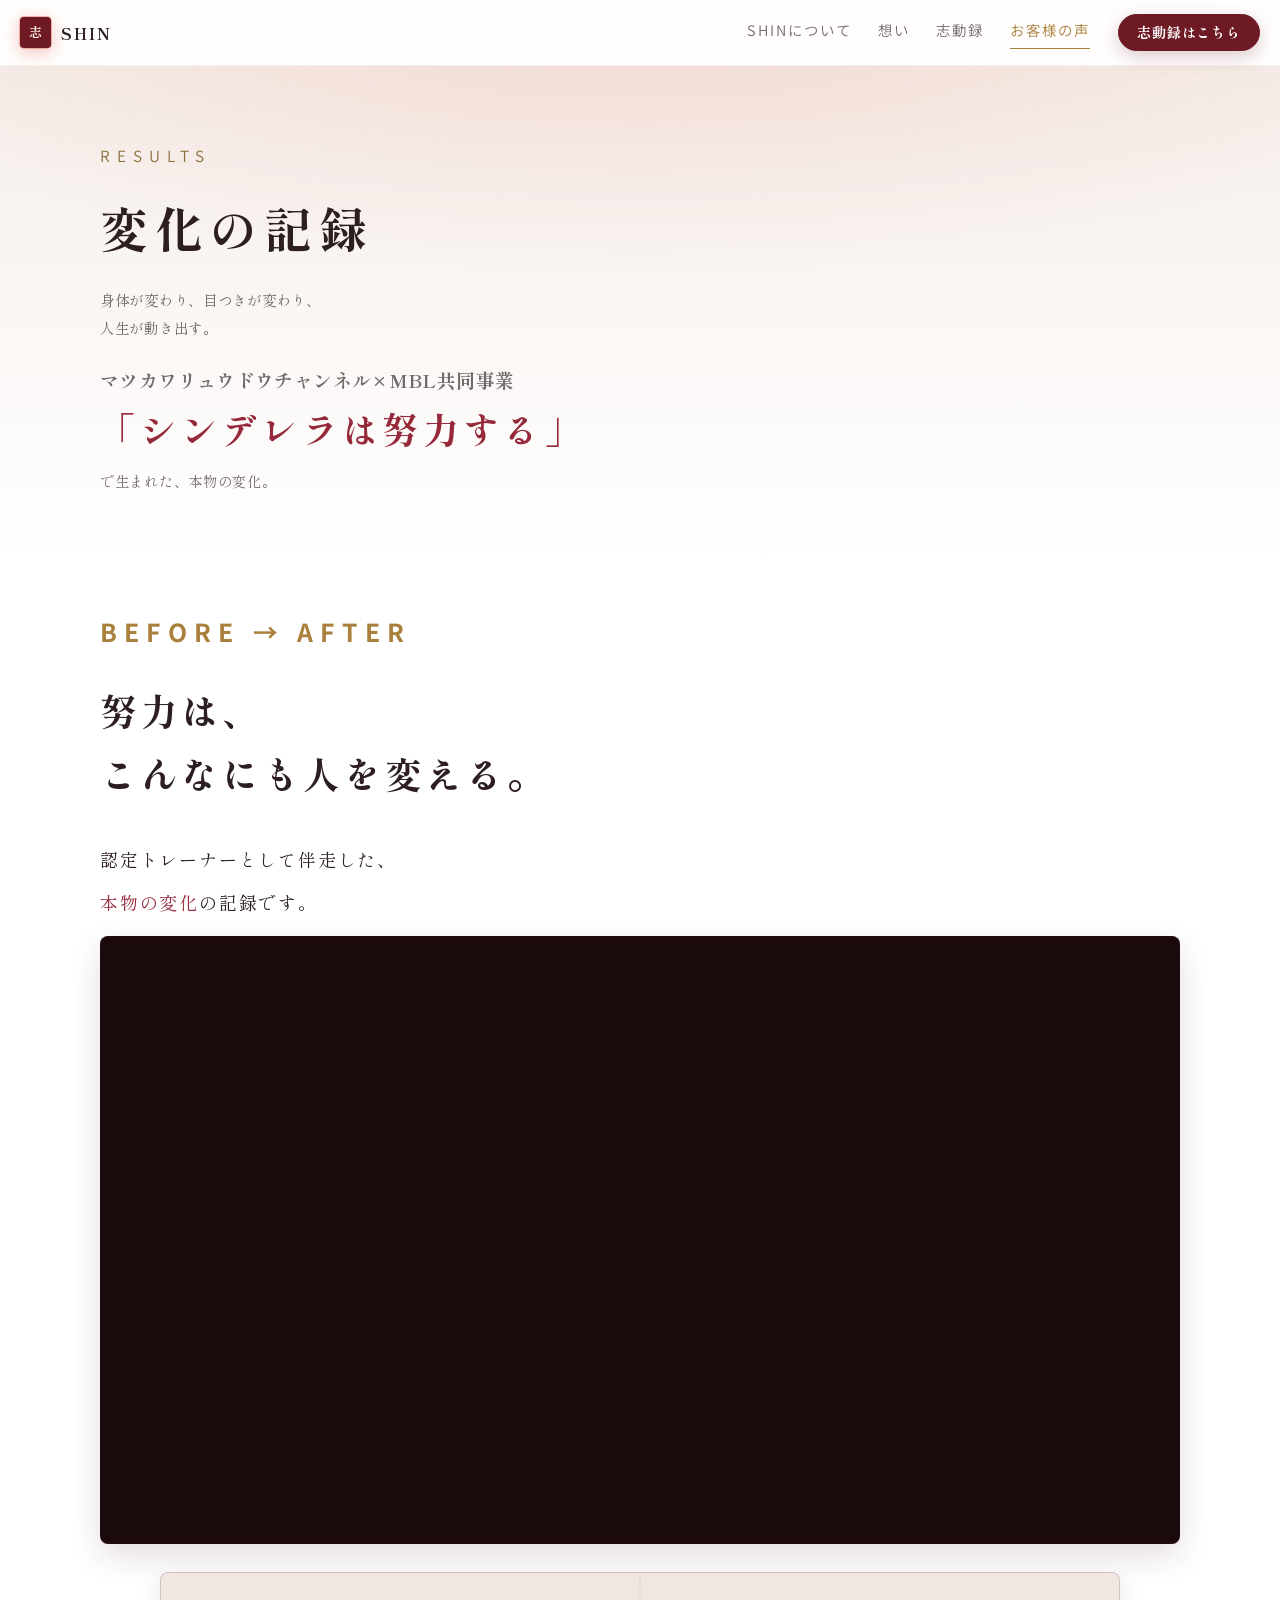
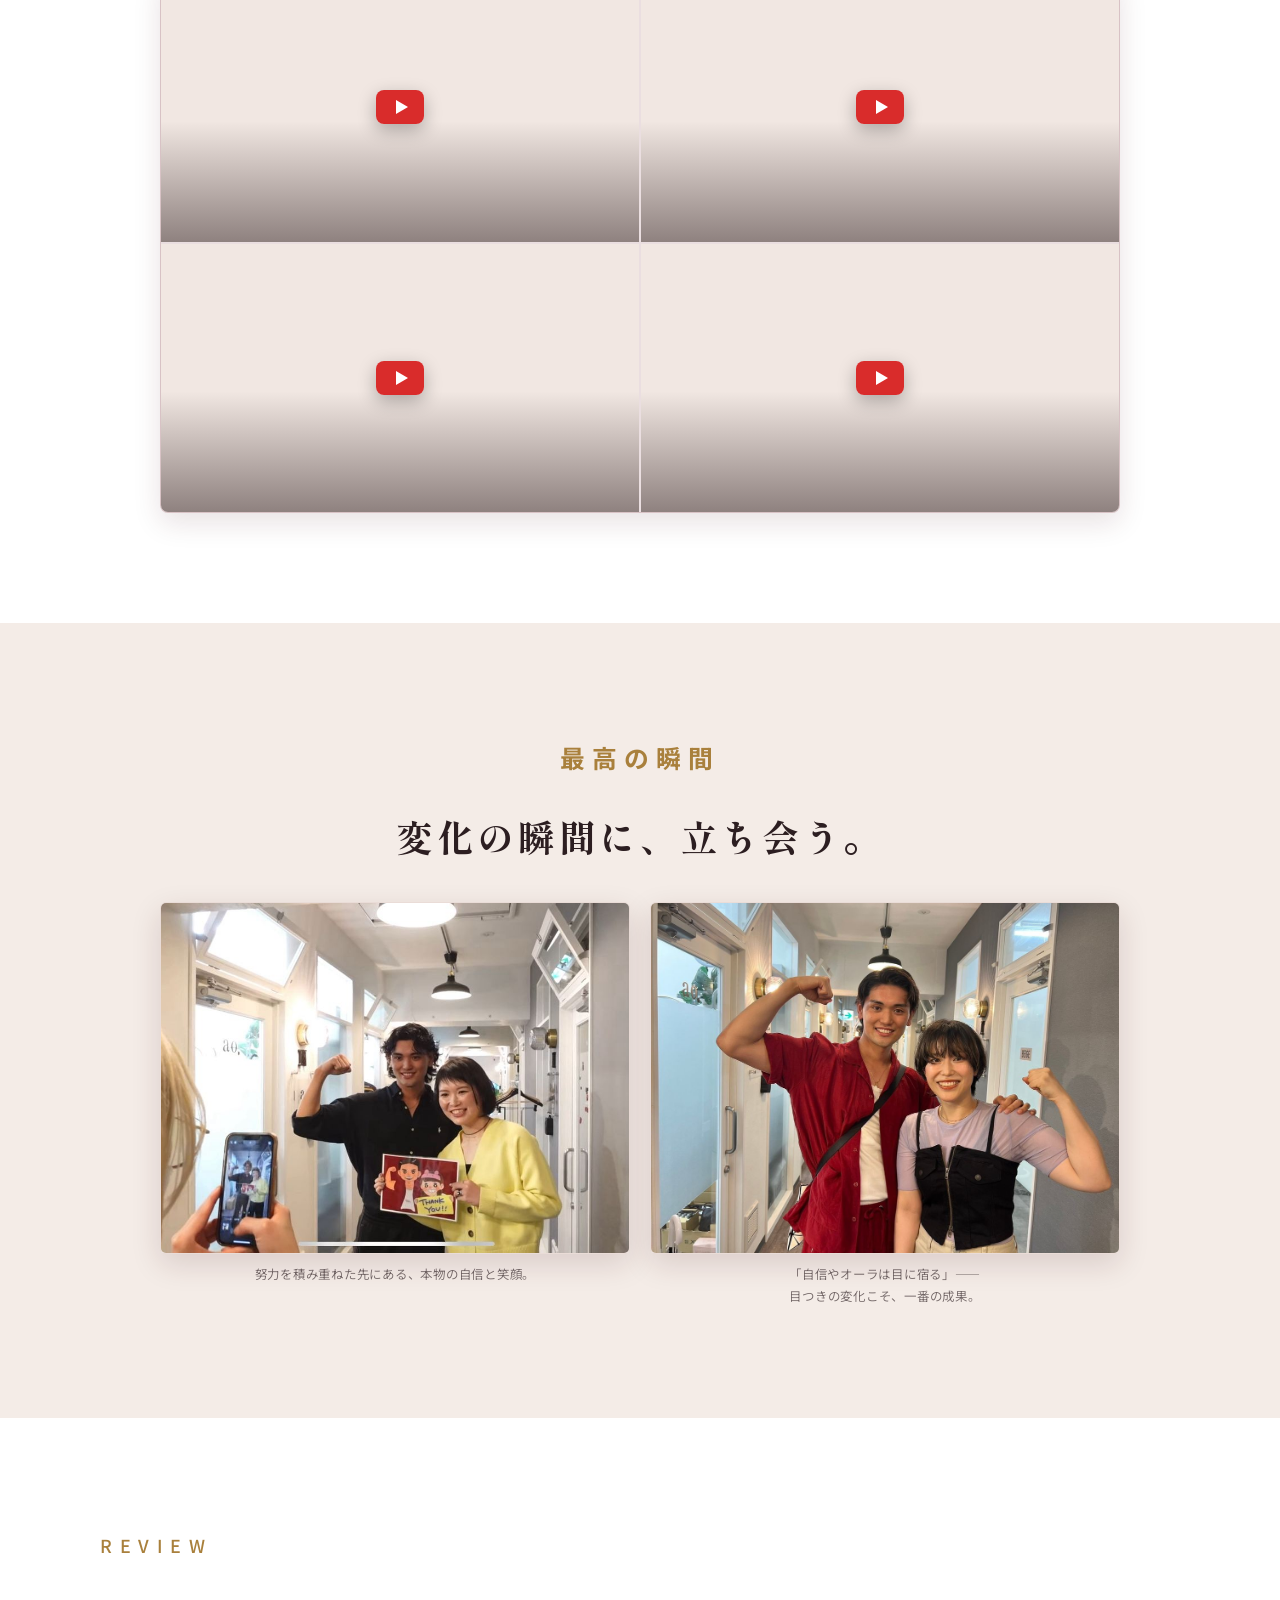
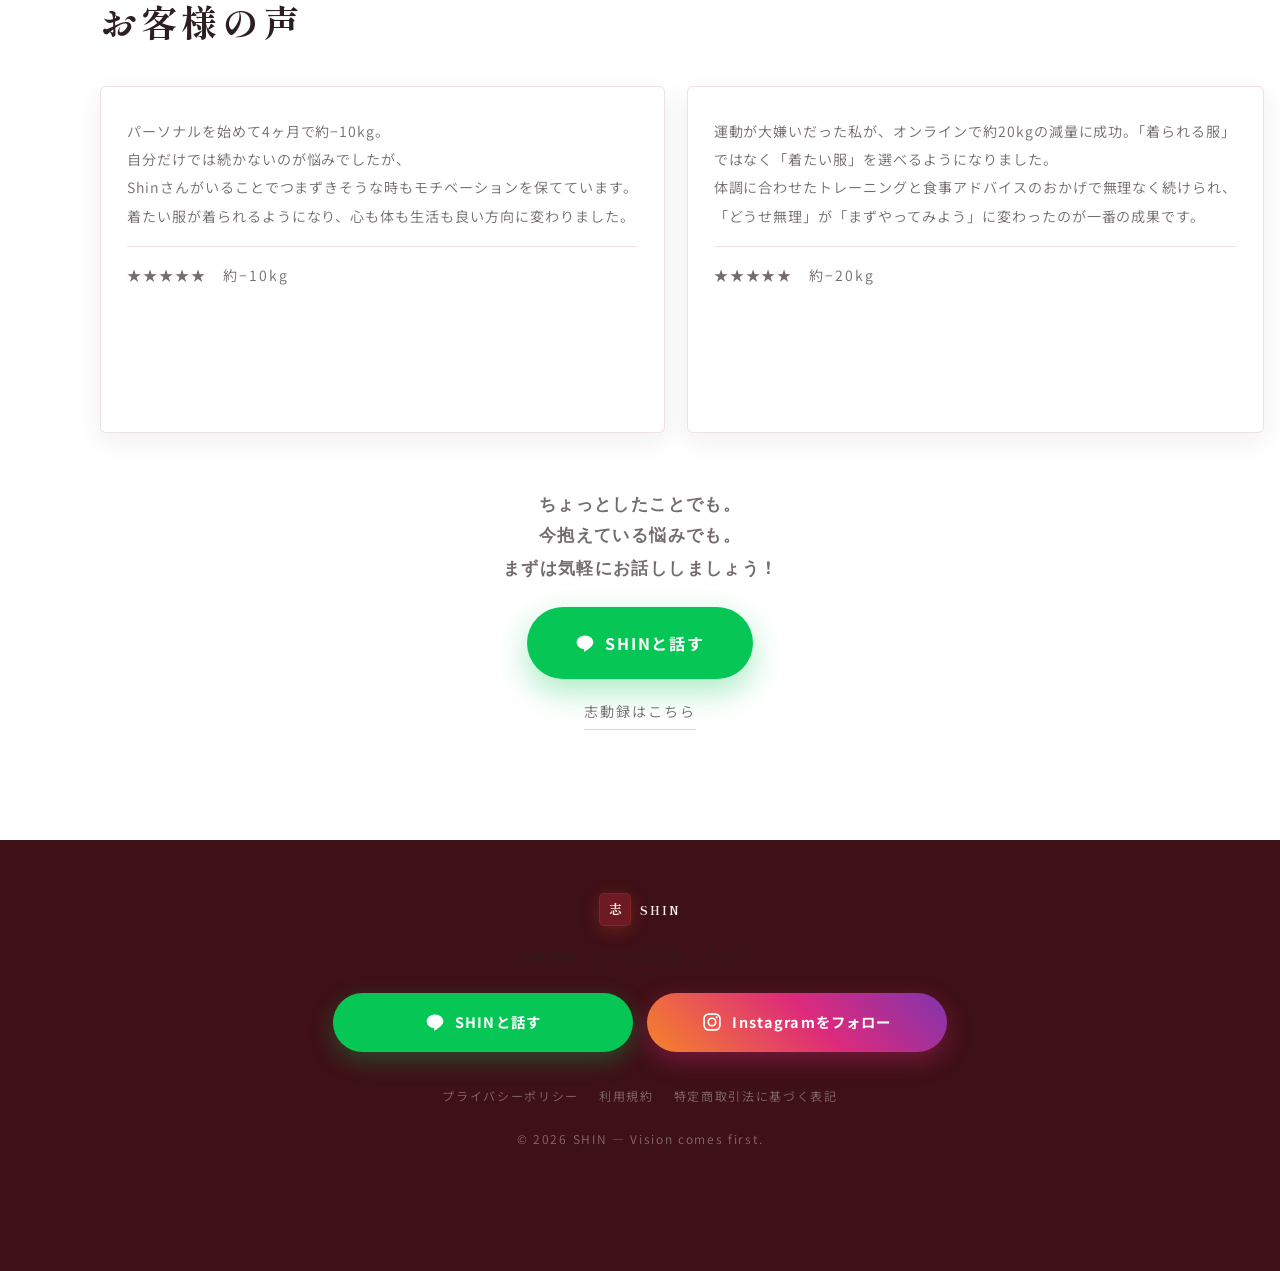
<file: voice.html>
<!DOCTYPE html>
<html lang="ja">
<head>
<meta charset="UTF-8">
<meta name="viewport" content="width=device-width, initial-scale=1.0">
<title>お客様の声｜SHIN Official Website</title>
<meta name="description" content="SHINのパーソナルトレーニングで身体も心も変わった、お客様のリアルな声。">
<link rel="icon" href="/favicon.ico" sizes="any">
<link rel="icon" type="image/png" sizes="48x48" href="/favicon-48.png">
<link rel="icon" type="image/png" sizes="192x192" href="/icon-192.png">
<link rel="apple-touch-icon" href="/apple-touch-icon.png">
<link rel="canonical" href="https://shin-official-site.vercel.app/voice.html">
<meta property="og:site_name" content="SHIN">
<meta property="og:type" content="article">
<meta property="og:title" content="お客様の声｜SHIN Official Website">
<meta property="og:description" content="SHINのパーソナルトレーニングで身体も心も変わった、お客様のリアルな声。">
<meta property="og:url" content="https://shin-official-site.vercel.app/voice.html">
<meta property="og:image" content="https://shin-official-site.vercel.app/img/og-shin.jpg">
<meta property="og:image:width" content="1200">
<meta property="og:image:height" content="630">
<meta name="twitter:card" content="summary_large_image">
<meta name="twitter:image" content="https://shin-official-site.vercel.app/img/og-shin.jpg">
<link rel="preconnect" href="https://fonts.googleapis.com">
<link rel="preconnect" href="https://fonts.gstatic.com" crossorigin>
<link href="https://fonts.googleapis.com/css2?family=Shippori+Mincho:wght@500;600;700;800&family=Noto+Sans+JP:wght@350;400;500;700&display=swap" rel="stylesheet">
<link rel="stylesheet" href="css/1-tokens.css">
<link rel="stylesheet" href="css/2-base.css">
<link rel="stylesheet" href="css/3-layout.css">
<link rel="stylesheet" href="css/4-components.css">
<link rel="stylesheet" href="css/5-blocks.css">
<link rel="stylesheet" href="css/pages/voice.css">
<link rel="stylesheet" href="css/cta.css">
</head>
<body>
<header>
  <a class="brand home-brand" href="index.html" aria-label="SHIN ホーム"><span class="seal">志</span>SHIN</a>
  <div class="header-right">
  <nav><a href="about.html" class="">SHINについて</a><a href="story.html" class="">想い</a><a href="journal.html" class="">志動録</a><a href="voice.html" class="act">お客様の声</a></nav>
  <button class="nav-toggle" type="button" aria-label="メニューを開く" aria-expanded="false"><span></span><span></span></button>
  <a class="header-cta header-cta-line" href="buy.html" target="_blank" rel="noopener"><span class="cta-label-long"><span class="cta-brand">志動録</span>はこちら</span><span class="cta-label-short"><span class="cta-brand">志動録</span>はこちら</span></a>
  </div>
</header>

<div class="page-hero">
  <div class="wrap">
    <span class="en">RESULTS</span>
    <h1>変化の記録</h1>
    <p class="desc">身体が変わり、目つきが変わり、<br>人生が動き出す。</p>
    <p class="cin-collab">マツカワリュウドウチャンネル×MBL共同事業</p>
    <p class="cinderella-brand">「シンデレラは努力する」</p>
    <p class="desc desc-after">で生まれた、本物の変化。</p>
  </div>
</div>

<section>
  <div class="wrap">
    <p class="eyebrow eyebrow-lg fx">BEFORE → AFTER</p>
    <h2 class="fx">努力は、<br>こんなにも人を変える。</h2>
    <p class="mission-lead fx">認定トレーナーとして伴走した、<br><em>本物の変化</em>の記録です。</p>
    <div class="cin-feature-vid fx">
      <iframe src="https://www.youtube.com/embed/j4NA0WEkACQ" title="シンデレラは努力する" allow="accelerometer; autoplay; clipboard-write; encrypted-media; gyroscope; picture-in-picture; web-share" allowfullscreen loading="lazy"></iframe>
    </div>
    <div class="yt-grid fx" id="ytGrid" aria-label="シンデレラ出演動画"></div>
  </div>
</section>

<section style="background:var(--bg-deep)">
  <div class="wrap">
    <p class="eyebrow eyebrow-lg center fx">最高の瞬間</p>
    <h2 class="fx" style="text-align:center">変化の瞬間に、立ち会う。</h2>
    <div class="moments">
      <figure class="fx"><img src="img/moment_thanks.jpg" alt="卒業の瞬間" loading="lazy"><figcaption>努力を積み重ねた先にある、本物の自信と笑顔。</figcaption></figure>
      <figure class="fx"><img src="img/moment_pose.jpg" alt="達成の瞬間" loading="lazy"><figcaption>「自信やオーラは目に宿る」——<br>目つきの変化こそ、一番の成果。</figcaption></figure>
    </div>
  </div>
</section>

<section>
  <div class="wrap">
    <p class="eyebrow fx">REVIEW</p>
    <h2 class="fx">お客様の声</h2>
    <div class="card-grid c3">
      <div class="card fx">
        <p>パーソナルを始めて4ヶ月で約−10kg。自分だけでは続かないのが悩みでしたが、Shinさんがいることでつまずきそうな時もモチベーションを保てています。着たい服が着られるようになり、心も体も生活も良い方向に変わりました。</p>
        <p class="voice-meta">★★★★★　約−10kg</p>
      </div>
      <div class="card fx">
        <p>運動が大嫌いだった私が、オンラインで約20kgの減量に成功。「着られる服」ではなく「着たい服」を選べるようになりました。体調に合わせたトレーニングと食事アドバイスのおかげで無理なく続けられ、「どうせ無理」が「まずやってみよう」に変わったのが一番の成果です。</p>
        <p class="voice-meta">★★★★★　約−20kg</p>
      </div>
      <div class="card fx">
        <p>3ヶ月で12.9kg痩せました。Shinさんに「62キロ台で見た目が変わる」と言われ、本当に服のサイズまで変わりました。痩せた自信がつき、日々の努力が報われる体験ができて、さらに挑戦したい意欲が湧いています。</p>
        <p class="voice-meta">★★★★★　−12.9kg</p>
      </div>
    </div>
    <div class="cta-group fx" style="margin-top:56px">
      <p class="cta-nudge cta-nudge-light">ちょっとしたことでも。<br>今抱えている悩みでも。<br><span class="cta-nudge-keep">まずは気軽にお話ししましょう<span class="cta-mark">！</span></span></p>
      <a class="btn-line" href="https://lin.ee/riYjWrx" target="_blank" rel="noopener">
        <svg viewBox="0 0 24 24" width="20" height="20" fill="currentColor" aria-hidden="true"><path d="M12 3C6.5 3 2 6.7 2 11.2c0 4 3.4 7.4 8 8.1.3.1.8.2.9.5.1.3.1.7 0 1 0 0-.1.7-.1.8-.1.3-.2 1 .9.5s5.8-3.4 7.9-5.9c1.5-1.6 2.4-3.2 2.4-5C22 6.7 17.5 3 12 3z"/></svg>
        SHINと話す
      </a>
      <a class="cta-sub cta-sub-light" href="buy.html" target="_blank" rel="noopener">志動録はこちら</a>
    </div>
  </div>
</section>

<footer>
  <a class="brand" href="index.html"><span class="seal">志</span>SHIN</a>
  <p class="follow-lead">最新情報・日々の発信はこちらから</p>
  <div class="sns-btns">
    <a class="sns-btn line" href="https://lin.ee/riYjWrx" target="_blank" rel="noopener">
      <svg viewBox="0 0 24 24" width="20" height="20" fill="currentColor" aria-hidden="true"><path d="M12 3C6.5 3 2 6.7 2 11.2c0 4 3.4 7.4 8 8.1.3.1.8.2.9.5.1.3.1.7 0 1 0 0-.1.7-.1.8-.1.3-.2 1 .9.5s5.8-3.4 7.9-5.9c1.5-1.6 2.4-3.2 2.4-5C22 6.7 17.5 3 12 3z"/></svg>
      SHINと話す
    </a>
    <a class="sns-btn ig" href="https://www.instagram.com/shinnnn.1/" target="_blank" rel="noopener">
      <svg viewBox="0 0 24 24" width="20" height="20" fill="none" stroke="currentColor" stroke-width="2"><rect x="2.5" y="2.5" width="19" height="19" rx="5.5"/><circle cx="12" cy="12" r="4.5"/><circle cx="17.6" cy="6.4" r="1.3" fill="currentColor" stroke="none"/></svg>
      Instagramをフォロー
    </a>
  </div>
  <div class="footer-legal" aria-label="規約・ポリシー">
    <a href="privacy.html">プライバシーポリシー</a>
    <a href="terms.html">利用規約</a>
    <a href="tokusho.html">特定商取引法に基づく表記</a>
  </div>
  <p>© 2026 SHIN — Vision comes first.</p>
</footer>
<div class="sticky-cta" id="stickyCta"><div class="sticky-cta-row"><a class="btn-line" href="https://lin.ee/riYjWrx" target="_blank" rel="noopener"><svg viewBox="0 0 24 24" width="20" height="20" fill="currentColor" aria-hidden="true"><path d="M12 3C6.5 3 2 6.7 2 11.2c0 4 3.4 7.4 8 8.1.3.1.8.2.9.5.1.3.1.7 0 1 0 0-.1.7-.1.8-.1.3-.2 1 .9.5s5.8-3.4 7.9-5.9c1.5-1.6 2.4-3.2 2.4-5C22 6.7 17.5 3 12 3z"/></svg>SHINと話す</a><a class="btn-sticky-buy" href="buy.html" target="_blank" rel="noopener">志動録はこちら</a></div></div>
<script>
const io=new IntersectionObserver(es=>{es.forEach(e=>{if(e.isIntersecting){e.target.classList.add('on');io.unobserve(e.target)}})},{threshold:.15});
document.querySelectorAll('.fx').forEach(el=>io.observe(el));
const st=document.getElementById('stickyCta');
if(st){const h=document.querySelector('.page-hero,.hero,.j-hero');
if(h){new IntersectionObserver(es=>{st.classList.toggle('show',!es[0].isIntersecting)},{threshold:.1}).observe(h);}}
const navToggle=document.querySelector('.nav-toggle');
if(navToggle){
  const closeNav=()=>{navToggle.setAttribute('aria-expanded','false');document.body.classList.remove('nav-open')};
  navToggle.addEventListener('click',()=>{
    const open=navToggle.getAttribute('aria-expanded')==='true';
    navToggle.setAttribute('aria-expanded',open?'false':'true');
    document.body.classList.toggle('nav-open',!open);
  });
  document.querySelectorAll('header nav a').forEach(a=>a.addEventListener('click',closeNav));
  window.addEventListener('keydown',e=>{if(e.key==='Escape')closeNav()});
}

const VIDEOS=["vM_soSQTJM0","mLqJjr3Hjss","dBLzf0N153k","z3ncQa3Sxdw"];
const ytGrid=document.getElementById('ytGrid');
if(ytGrid){VIDEOS.forEach(id=>{
  const a=document.createElement('a');
  a.className='yt-card';
  a.href='https://www.youtube.com/watch?v='+id;
  a.target='_blank';
  a.rel='noopener';
  a.setAttribute('aria-label','YouTube動画を再生');
  a.style.backgroundImage='url(https://i.ytimg.com/vi/'+id+'/hqdefault.jpg)';
  a.innerHTML='<span class="play" aria-hidden="true"></span>';
  ytGrid.appendChild(a);
})}
</script>
</body>
</html>
</file>
<file: css/1-tokens.css>
:root{
  --bg-deep:#F4ECE7; --bg-wine:#FFFFFF; --bg-wine-2:#FAF6F3;
  --gold:#A9803C; --gold-soft:#8F6F3E;
  --vermilion:#6E1A24; --vermilion-bright:#95293A;
  --enji-deep:#3E1017;
  --ink:#2C1E21; --ink-dim:rgba(44,30,33,.66);
  --serif:'Shippori Mincho',serif; --sans:'Noto Sans JP',sans-serif;
  --maxw:1080px;
}
</file>
<file: css/2-base.css>
*{margin:0;padding:0;box-sizing:border-box}
html{scroll-behavior:smooth;overflow-x:clip}
body{background:var(--bg-wine);color:var(--ink);font-family:var(--sans);font-weight:350;line-height:2;letter-spacing:.06em;overflow-x:hidden;line-break:strict;word-break:keep-all}
h1,h2,h3{text-wrap:balance}
p{text-wrap:pretty}
img{max-width:100%;display:block}
a{color:inherit;text-decoration:none}
.fx{opacity:0;transform:translateY(26px);transition:opacity .9s cubic-bezier(.2,.7,.2,1),transform .9s cubic-bezier(.2,.7,.2,1)}
.fx.on{opacity:1;transform:none}
@media(prefers-reduced-motion:reduce){*,*::before,*::after{animation:none!important;transition:none!important}.fx{opacity:1;transform:none}}

@media (max-width: 819px) {
  body {
    letter-spacing: .04em;
    line-height: 1.85;
  }
}
</file>
<file: css/3-layout.css>
.seal{display:inline-flex;align-items:center;justify-content:center;width:2.6em;height:2.6em;background:var(--vermilion);color:#FBEFE4;font-family:var(--serif);font-weight:800;font-size:1rem;border-radius:4px;box-shadow:0 0 0 1px rgba(216,73,43,.35),0 4px 18px rgba(216,73,43,.35);letter-spacing:0;line-height:1}
header{position:fixed;top:0;left:0;right:0;z-index:100;display:flex;align-items:center;justify-content:space-between;gap:20px;padding:14px 20px;background:rgba(255,255,255,.94);border-bottom:1px solid rgba(110,26,36,.06)}
.brand{display:flex;align-items:center;gap:10px;font-family:var(--serif);font-weight:700;letter-spacing:.14em}
.brand .seal{font-size:.8rem;width:2.4em;height:2.4em}
.home-brand{color:var(--ink);flex-shrink:0;transition:opacity .3s}
.home-brand:hover{opacity:.72}
.header-right{display:flex;align-items:center;gap:28px;margin-left:auto}
.nav-toggle{display:inline-flex;flex-direction:column;justify-content:center;gap:6px;width:42px;height:42px;padding:10px;border:1px solid rgba(169,128,60,.45);background:rgba(255,255,255,.72);cursor:pointer;border-radius:2px;transition:border-color .3s,background .3s;position:relative;z-index:2}
.nav-toggle span{display:block;height:1px;background:var(--gold);transition:transform .3s,opacity .3s}
.nav-toggle[aria-expanded="true"]{border-color:var(--vermilion);background:#fff}
.nav-toggle[aria-expanded="true"] span:nth-child(1){transform:translateY(3.5px) rotate(45deg)}
.nav-toggle[aria-expanded="true"] span:nth-child(2){transform:translateY(-3.5px) rotate(-45deg)}
header nav{display:none}
.header-cta{font-size:.82rem;letter-spacing:.12em;border:1px solid var(--gold);color:var(--gold);padding:8px 14px;border-radius:2px;transition:background .3s,color .3s;white-space:nowrap}
.header-cta:hover{background:var(--vermilion);border-color:var(--vermilion);color:#fff}
@media(max-width:819px){
  header{padding:10px 14px}
  .header-right{gap:10px}
  .brand{font-size:.95rem;gap:8px}
  .brand .seal{font-size:.72rem;width:2.1em;height:2.1em}
  header nav{
    position:fixed;
    top:62px;
    left:14px;
    right:14px;
    display:none;
    flex-direction:column;
    gap:0;
    padding:8px 0;
    background:#fff;
    border:1px solid rgba(169,128,60,.28);
    border-radius:4px;
    box-shadow:0 18px 40px rgba(62,16,23,.16);
    z-index:110;
  }
  body.nav-open header nav{display:flex}
  header nav a{display:block;padding:16px 22px;font-size:.95rem;letter-spacing:.18em;color:var(--ink);border-bottom:1px solid rgba(110,26,36,.08)}
  header nav a:last-child{border-bottom:none}
  header nav a.act{color:var(--vermilion-bright);border-bottom-color:rgba(110,26,36,.08)}
  header nav a:hover{color:var(--gold);background:rgba(249,243,238,.7)}
  section{overflow-x:clip;padding:80px 16px 64px}
  .sticky-cta{padding-bottom:calc(12px + env(safe-area-inset-bottom))}
}
@media(min-width:820px){
  .nav-toggle{display:none}
  header nav{display:flex;gap:26px;font-size:.9rem;letter-spacing:.14em;position:static;opacity:1;visibility:visible;transform:none;pointer-events:auto;background:none;border:none;box-shadow:none;padding:0;flex-direction:row}
  header nav a{color:var(--ink-dim);padding:0;border:none;font-size:inherit}
  header nav a.act{color:var(--gold);border-bottom:1px solid var(--gold);padding-bottom:4px}
  header nav a:hover{color:var(--gold);background:none}
  .header-cta{font-size:.88rem;padding:8px 18px}
}
section{padding:110px 24px;position:relative}
.wrap{max-width:var(--maxw);margin:0 auto}
.eyebrow{display:flex;align-items:center;gap:18px;font-size:clamp(.98rem,1.6vw,1.12rem);letter-spacing:.42em;color:var(--gold);margin-bottom:26px;font-weight:500}
.eyebrow::before{display:none}
.eyebrow.center{justify-content:center}
.eyebrow-lg{font-size:clamp(1.15rem,4.6vw,1.55rem);font-weight:700;letter-spacing:.28em;margin-bottom:22px}
footer{background:var(--enji-deep);padding:54px 24px 120px;text-align:center;font-size:.75rem;color:rgba(245,239,230,.4);letter-spacing:.14em}
footer .brand{justify-content:center;margin-bottom:20px;color:#F5EDE7}
.footer-legal{display:flex;flex-direction:column;align-items:center;gap:10px;margin:8px 0 22px;list-style:none;padding:0;position:static;background:none;border:none;box-shadow:none}
.footer-legal a{color:rgba(245,239,230,.4);font-size:.75rem;letter-spacing:.14em;line-height:1.6;text-decoration:none;transition:color .25s,opacity .25s}
.footer-legal a:hover{color:rgba(245,239,230,.7)}
@media(min-width:560px){
  .footer-legal{flex-direction:row;flex-wrap:wrap;justify-content:center;gap:8px 20px}
}
.follow-lead{color:var(--ink-dim);font-size:.8rem;letter-spacing:.16em;margin-bottom:22px}
.sns-btns{display:flex;flex-direction:column;gap:14px;align-items:center;margin-bottom:34px}
@media(min-width:560px){.sns-btns{flex-direction:row;justify-content:center}}
.sns-btn{display:inline-flex;align-items:center;justify-content:center;gap:10px;width:min(100%,300px);padding:15px 22px;border-radius:999px;font-size:.9rem;font-weight:700;letter-spacing:.08em;color:#fff;transition:transform .3s,box-shadow .3s}
.sns-btn:hover{transform:translateY(-2px)}
.sns-btn.ig{background:linear-gradient(45deg,#F58529,#DD2A7B 55%,#8134AF);box-shadow:0 8px 24px rgba(221,42,123,.35)}
.sns-btn.line{background:#06C755;box-shadow:0 8px 24px rgba(6,199,85,.3)}
.sticky-cta{position:fixed;left:0;right:0;bottom:0;z-index:60;padding:12px 16px calc(12px + env(safe-area-inset-bottom));background:linear-gradient(0deg,rgba(255,255,255,.97),rgba(255,255,255,.9));border-top:1px solid rgba(110,26,36,.15);box-shadow:0 -8px 24px rgba(62,16,23,.08);transform:translateY(110%);transition:transform .5s cubic-bezier(.2,.7,.2,1)}
.sticky-cta.show{transform:none}
@media(min-width:820px){.sticky-cta{display:none}}

/* dissolved from mobile.css — shared layout mobile */
@media (max-width: 819px) {

  html { overflow-x: clip; }
  .wrap,
  section,
  .page-hero,
  .hero,
  .hero-photos,
  .hero-inner,
  .cta-sec .wrap {
    min-width: 0;
    max-width: 100%;
  }
  section {
    overflow-x: clip;
    padding: 80px 16px 64px;
  }
  header nav a {
    font-size: clamp(.88rem, 3.4vw, .92rem);
    letter-spacing: .14em;
    padding: 14px 18px;
  }
  .brand {
    font-size: clamp(.88rem, 3.2vw, .92rem);
    letter-spacing: .1em;
  }
  .eyebrow {
    gap: 10px;
    letter-spacing: .24em;
    font-size: clamp(.78rem, 3vw, .86rem);
    margin-bottom: 18px;
  }
  .eyebrow.eyebrow-lg {
    font-size: clamp(1.12rem, 4.4vw, 1.38rem);
    font-weight: 700;
    letter-spacing: .2em;
    gap: 14px;
    margin-bottom: 20px;
  }
  .eyebrow::before,
  .eyebrow.eyebrow-lg::before {
    display: none;
  }
  .sns-btn {
    font-size: clamp(.82rem, 3.2vw, .88rem);
    padding: 13px 18px;
    letter-spacing: .06em;
  }
  .header-cta {
    font-size: .74rem;
    padding: 7px 10px;
    letter-spacing: .08em;
  }
  footer {
    padding-bottom: 118px;
    font-size: .7rem;
  }

}
</file>
<file: css/4-components.css>
/* Shared components — headings, hero, buttons, cards */

h1, h2, h3 {
  font-family: var(--serif);
}

h2 {
  font-family: var(--serif);
  font-weight: 800;
  font-size: clamp(1.55rem, 4.6vw, 2.3rem);
  line-height: 1.7;
  letter-spacing: .1em;
  margin-bottom: 34px;
}

h2 em,
h1 em {
  font-style: normal;
  color: var(--vermilion-bright);
}

.lead {
  font-family: var(--serif);
  color: var(--ink-dim);
  font-size: .95rem;
  max-width: 620px;
}

/* サブページ共通ヒーロー（ページ固有の上書きは各 HTML に残す） */
.page-hero {
  min-height: 52svh;
  display: flex;
  align-items: flex-end;
  padding: 140px 24px 64px;
  background:
    radial-gradient(120% 90% at 50% 0%, rgba(216, 73, 43, .13), transparent 55%),
    linear-gradient(180deg, var(--bg-deep), var(--bg-wine));
}

.page-hero .wrap {
  width: 100%;
}

.page-hero h1 {
  font-family: var(--serif);
  font-weight: 700;
  font-size: clamp(1.9rem, 6vw, 3rem);
  letter-spacing: .14em;
  line-height: 1.6;
}

.page-hero .en {
  font-size: clamp(.85rem, 1.2vw, .98rem);
  letter-spacing: .46em;
  color: var(--gold-soft);
  margin-bottom: 18px;
  display: block;
}

.page-hero .desc,
.page-hero .desc-after {
  font-family: var(--serif);
  color: var(--ink-dim);
  font-size: .9rem;
  margin-top: 20px;
  max-width: 560px;
  letter-spacing: .05em;
  line-height: 2;
}

.page-hero .desc-after {
  margin-top: 12px;
}

.btn-fire {
  display: inline-block;
  font-weight: 700;
  font-size: 1rem;
  letter-spacing: .16em;
  color: #fff;
  background: linear-gradient(90deg, #5A1420, #8A2334);
  padding: 20px 58px;
  border-radius: 999px;
  box-shadow: 0 12px 32px rgba(90, 20, 32, .35);
  transition: transform .3s, box-shadow .3s;
  border: none;
  cursor: pointer;
  font-family: var(--sans);
}

.btn-fire:hover {
  transform: translateY(-2px);
  box-shadow: 0 16px 40px rgba(90, 20, 32, .45);
}

/* link-more — base + headings 吸収を1定義に統合 */
.link-more {
  font-family: var(--serif);
  font-size: clamp(1.08rem, 4.2vw, 1.42rem);
  font-weight: 700;
  letter-spacing: .14em;
  line-height: 1.55;
  color: var(--gold);
  border-bottom: 2px solid rgba(201, 162, 75, .5);
  padding-bottom: 8px;
  transition: opacity .3s;
}

.link-more:hover {
  opacity: .7;
}

.life-sec .link-more,
.why-sec .link-more {
  font-family: var(--serif);
  font-size: clamp(1.1rem, 4.2vw, 1.4rem);
  font-weight: 700;
  letter-spacing: .14em;
  line-height: 1.55;
  padding-bottom: 8px;
  border-bottom-width: 2px;
}

.card-grid {
  display: grid;
  gap: 22px;
}

@media (min-width: 820px) {
  .card-grid.c3 {
    grid-template-columns: repeat(3, 1fr);
  }

  .card-grid.c2 {
    grid-template-columns: repeat(2, 1fr);
  }
}

.card {
  background: #fff;
  border: 1px solid rgba(110, 26, 36, .12);
  border-radius: 6px;
  padding: 30px 26px;
  box-shadow: 0 8px 28px rgba(62, 16, 23, .07);
}

.card h3 {
  font-family: var(--serif);
  font-size: 1.15rem;
  letter-spacing: .12em;
  color: var(--gold);
  margin-bottom: 14px;
  font-weight: 700;
}

.card p {
  font-size: .88rem;
  color: var(--ink-dim);
}

.checklist {
  list-style: none;
  display: grid;
  gap: 14px;
  margin: 30px 0;
}

.checklist li {
  display: flex;
  gap: 14px;
  align-items: flex-start;
  font-size: .95rem;
}

.checklist li::before {
  content: "";
  flex: none;
  width: 9px;
  height: 9px;
  margin-top: 14px;
  background: var(--vermilion);
  transform: rotate(45deg);
}

.ph {
  border: 1px dashed rgba(110, 26, 36, .3);
  border-radius: 6px;
  display: flex;
  align-items: center;
  justify-content: center;
  color: var(--ink-dim);
  font-size: .78rem;
  letter-spacing: .2em;
  background: #F3EAE5;
}

@media (max-width: 819px) {
  .lead {
    font-size: clamp(.84rem, 3.4vw, .9rem);
    line-height: 1.82;
    letter-spacing: .03em;
  }

  .page-hero {
    min-height: auto;
    padding: 118px 18px 52px;
    overflow: hidden;
  }

  .page-hero h1 {
    font-size: clamp(1.55rem, 6.2vw, 1.95rem);
    letter-spacing: .08em;
    line-height: 1.55;
  }

  .page-hero .en {
    letter-spacing: .26em;
    font-size: clamp(.76rem, 2.8vw, .84rem);
    margin-bottom: 14px;
  }

  .page-hero .desc,
  .page-hero .desc-after {
    font-size: clamp(.82rem, 3.3vw, .88rem);
    line-height: 1.82;
    letter-spacing: .03em;
  }

  .btn-fire {
    font-size: clamp(.86rem, 3.4vw, .9rem);
    padding: 15px 28px;
    letter-spacing: .1em;
  }

  .link-more {
    font-size: clamp(1.02rem, 4.5vw, 1.22rem);
    letter-spacing: .14em;
  }

  .life-sec .link-more,
  .why-sec .link-more {
    font-size: clamp(1.08rem, 4.4vw, 1.28rem);
    letter-spacing: .12em;
    line-height: 1.55;
    padding-bottom: 8px;
    border-bottom-width: 2px;
  }

  .card {
    padding: 20px 16px;
  }

  .card h3 {
    font-size: clamp(.92rem, 3.6vw, 1rem);
    letter-spacing: .08em;
    margin-bottom: 8px;
  }

  .card p {
    font-size: clamp(.8rem, 3.2vw, .86rem);
    line-height: 1.78;
  }

  .checklist li {
    font-size: clamp(.84rem, 3.3vw, .9rem);
    line-height: 1.72;
  }

  /* dissolved from mobile.css — after base h2 so cascade wins */
  p, li, h1, h2, h3,
  .lead, .desc, .desc-after,
  .mission-lead, .mission-lines p,
  .essay-copy, .story-quote, .big-quote,
  .stat .label, .stat .num,
  .origin-body p, .origin-title,
  .life-body p, .why-body p,
  .card p, .card h3,
  .prof-role-main, .prof-role-sub,
  .cinderella-brand, .cin-brand,
  .lecture-text p, .change-list li,
  .j-hero .desc p, .follow-lead {
    word-break: normal;
    overflow-wrap: break-word;
    max-width: 100%;
  }

  h2 {
    font-size: clamp(1.15rem, 4.5vw, 1.52rem);
    letter-spacing: .04em;
    line-height: 1.55;
    margin-bottom: 20px;
    text-wrap: pretty;
  }

  h3 {
    font-size: clamp(.98rem, 3.8vw, 1.1rem);
    letter-spacing: .04em;
    line-height: 1.55;
  }
}
</file>
<file: css/5-blocks.css>
/* Shared blocks — mission / essay / yt (2+ pages) */

.mission-block {
  position: relative;
  margin: 34px 0;
  padding: 24px 0 24px 26px;
  border-left: 2px solid var(--gold);
}

.mission-block::before {
  content: "";
  position: absolute;
  left: -2px;
  top: 0;
  width: 2px;
  height: 32px;
  background: var(--vermilion-bright);
}

.mission-label,
.essay-block .essay-label {
  display: flex;
  align-items: center;
  gap: 12px;
  font-size: clamp(1.28rem, 4.6vw, 1.55rem);
  font-weight: 600;
  letter-spacing: .28em;
  color: var(--gold-soft);
  margin-bottom: 22px;
}

.mission-label em,
.essay-block .essay-label em {
  font-style: normal;
  font-family: var(--serif);
  font-size: clamp(1.7rem, 6vw, 2.35rem);
  font-weight: 800;
  letter-spacing: 0;
  line-height: 1.4;
  color: var(--vermilion-bright);
  font-feature-settings: "palt" 0, "pkna" 0;
  font-kerning: none;
  -webkit-font-smoothing: antialiased;
  text-rendering: optimizeLegibility;
}

.mission-label em {
  font-size: clamp(1.95rem, 7.2vw, 2.65rem);
}

.mission {
  font-family: var(--serif);
  font-size: 1.05rem;
  line-height: 2.4;
  margin: 0;
  letter-spacing: .05em;
}

.mission-lines {
  display: grid;
  gap: 16px;
}

.mission-lines p {
  font-family: var(--serif);
  font-size: clamp(1.38rem, 3.2vw, 1.85rem);
  font-weight: 700;
  letter-spacing: .05em;
  line-height: 1.9;
  margin: 0;
}

.essay-block {
  margin: 28px 0 0;
}

.essay-copy {
  font-family: var(--serif);
  font-size: clamp(.98rem, 1.5vw, 1.08rem);
  line-height: 2.4;
  letter-spacing: .08em;
  margin: 0 0 16px;
}

.essay-copy em {
  font-style: normal;
  color: var(--vermilion-bright);
}

.essay-copy .gold {
  color: var(--gold);
}

.mission-lead {
  font-family: var(--serif);
  font-size: clamp(1rem, 1.8vw, 1.12rem);
  line-height: 2.4;
  letter-spacing: .1em;
  color: var(--ink);
  max-width: 640px;
  word-break: normal;
  overflow-wrap: break-word;
}

.mission-lead em {
  font-style: normal;
  color: var(--vermilion-bright);
}

/* 主役動画 — index + voice */
.cin-feature-vid {
  position: relative;
  display: block;
  width: 100%;
  max-width: 1080px;
  margin: 12px auto 28px;
  aspect-ratio: 16 / 9;
  border-radius: 8px;
  overflow: hidden;
  background: #1a0a0c;
  border: 1px solid rgba(110, 26, 36, .14);
  box-shadow: 0 12px 32px rgba(62, 16, 23, .14);
}
.cin-feature-vid iframe {
  position: absolute;
  inset: 0;
  width: 100%;
  height: 100%;
  border: 0;
}
@media (max-width: 819px) {
  .cin-feature-vid {
    width: calc(100% + 32px);
    max-width: none;
    margin-left: -16px;
    margin-right: -16px;
    margin-bottom: 22px;
    border-radius: 0;
    border-left: none;
    border-right: none;
  }
}

/* yt-grid / yt-card — index + voice を1定義（!important なし） */
.yt-grid {
  display: grid;
  grid-template-columns: 1fr 1fr;
  grid-template-rows: auto auto;
  gap: 2px;
  max-width: 960px;
  margin: 20px auto 0;
  width: 100%;
  min-width: 0;
  border-radius: 8px;
  overflow: hidden;
  border: 1px solid rgba(110, 26, 36, .14);
  box-shadow: 0 10px 28px rgba(62, 16, 23, .12);
  background: rgba(110, 26, 36, .14);
}

.yt-card {
  display: block;
  position: relative;
  aspect-ratio: 16 / 9;
  width: 100%;
  border-radius: 0;
  overflow: hidden;
  background: #F1E7E2 center / cover no-repeat;
  border: none;
  box-shadow: none;
  transition: opacity .3s;
}

.yt-card::before {
  content: "";
  position: absolute;
  inset: 0;
  background: linear-gradient(180deg, transparent 55%, rgba(23, 6, 7, .45));
  pointer-events: none;
}

.yt-card:hover {
  transform: none;
  box-shadow: none;
  opacity: .92;
}

.yt-card .play {
  position: absolute;
  left: 50%;
  top: 50%;
  transform: translate(-50%, -50%);
  width: 40px;
  height: 28px;
  background: rgba(216, 32, 32, .94);
  border-radius: 6px;
  display: flex;
  align-items: center;
  justify-content: center;
  box-shadow: 0 6px 18px rgba(0, 0, 0, .28);
  transition: transform .3s;
  z-index: 1;
}

.yt-card:hover .play {
  transform: translate(-50%, -50%) scale(1.08);
}

.yt-card .play::after {
  content: "";
  border-style: solid;
  border-width: 6px 0 6px 10px;
  border-color: transparent transparent transparent #fff;
  margin-left: 2px;
}

@media (min-width: 820px) {
  .yt-card .play {
    width: 48px;
    height: 34px;
    border-radius: 8px;
  }

  .yt-card .play::after {
    border-width: 7px 0 7px 12px;
    margin-left: 3px;
  }
}

.essay-traits {
  font-family: var(--serif);
  text-align: left;
  letter-spacing: .1em;
  color: var(--ink);
  font-weight: 500;
  margin: 2.2em 0;
}

.essay-emphasis {
  font-family: var(--serif);
  font-size: clamp(1.18rem, 4.6vw, 1.55rem);
  font-weight: 700;
  letter-spacing: .08em;
  line-height: 1.85;
  text-align: center;
  color: var(--ink);
  margin: 1.2em 0 1.6em;
}

.essay-emphasis .strong {
  color: var(--vermilion-bright);
  font-weight: 800;
  font-size: 1.35em;
}

.pull {
  font-family: var(--serif);
  font-weight: 700;
  font-size: clamp(1.32rem, 5.2vw, 1.78rem);
  line-height: 2.1;
  letter-spacing: .1em;
  color: var(--ink);
  border-left: 3px solid var(--vermilion);
  padding: 6px 0 6px 24px;
  margin: 2.6em 0;
}

.pull em {
  font-style: normal;
  color: var(--vermilion-bright);
  -webkit-text-fill-color: var(--vermilion-bright);
}

.life-body .pull,
.why-body .pull,
.essay .pull {
  font-size: clamp(1.32rem, 5.2vw, 1.78rem);
  font-weight: 700;
  letter-spacing: .08em;
  line-height: 1.85;
  text-align: center;
  margin: 36px 0;
  border-left: none;
  padding: 0;
  word-break: keep-all;
  line-break: strict;
  overflow-wrap: normal;
}

.life-body .pull {
  color: var(--gold);
}

.why-body .pull {
  color: var(--ink);
}

@media (max-width: 819px) {
  .mission-block {
    margin: 22px 0 0;
    padding: 16px 0 16px 14px;
  }

  .mission-label,
  .essay-block .essay-label {
    gap: 10px;
    letter-spacing: .22em;
    font-size: clamp(1.18rem, 4.8vw, 1.35rem);
    margin-bottom: 18px;
    align-items: center;
  }

  .mission-label em,
  .essay-block .essay-label em {
    letter-spacing: 0;
    font-size: clamp(1.55rem, 6.5vw, 1.95rem);
    font-weight: 800;
    line-height: 1.4;
    font-feature-settings: "palt" 0, "pkna" 0;
    font-kerning: none;
  }

  .mission-label em {
    font-size: clamp(1.85rem, 8vw, 2.35rem);
  }

  .mission-lines p {
    font-size: clamp(1.22rem, 5vw, 1.45rem);
    letter-spacing: .04em;
    line-height: 1.85;
    font-weight: 700;
  }

  .essay-copy {
    font-size: clamp(.84rem, 3.3vw, .9rem);
    line-height: 1.9;
    letter-spacing: .03em;
    margin-bottom: 10px;
  }

  .mission-lead {
    font-size: clamp(.84rem, 3.4vw, .9rem);
    line-height: 1.82;
    letter-spacing: .03em;
  }

  .yt-grid {
    display: grid;
    grid-template-columns: 1fr 1fr;
    gap: 2px;
    width: 100%;
    border-radius: 8px;
    overflow: hidden;
  }

  .yt-card {
    border-radius: 0;
    box-shadow: none;
    border: none;
  }

  .essay .pull,
  .life-body .pull,
  .why-body .pull {
    font-size: clamp(1.18rem, 4.6vw, 1.52rem);
    font-weight: 700;
    letter-spacing: .05em;
    line-height: 1.85;
    margin: 24px 0;
    text-align: center;
    text-wrap: balance;
  }

  .essay .pull {
    padding: 4px 0 4px 18px;
    margin: 2em 0;
  }

  .essay-emphasis,
  .why-body .essay-emphasis {
    font-size: clamp(1.12rem, 4.4vw, 1.42rem);
    letter-spacing: .06em;
    line-height: 1.75;
    margin: 1em 0 1.4em;
    text-align: center;
  }

  .essay-traits,
  .why-body .essay-traits {
    font-family: var(--serif);
    line-height: 2.2;
    letter-spacing: .06em;
    margin: 1.2em 0;
    text-align: left;
  }
}

/* dissolved from mobile.css — mission typography mobile */
@media (max-width: 819px) {
  .mission {
    font-size: clamp(.84rem, 3.3vw, .9rem);
    line-height: 1.82;
    letter-spacing: .03em;
  }
}
</file>
<file: css/pages/index.css>
/* pages/index.css — page-specific */
.hero{position:relative;min-height:100svh;display:flex;align-items:center;justify-content:center;background:var(--bg-deep);overflow:hidden}
.hero-photos{position:absolute;inset:0;overflow:hidden}
.hero-slide{position:absolute;inset:0;background-size:cover;background-position:center 18%;opacity:0;filter:saturate(.96);animation:heroFade 12s infinite;transform:scale(1.06)}
.hero-slide:nth-child(1){animation-delay:0s;background-image:url(../../img/hero_suit_white.jpg);background-position:center 12%}
.hero-slide:nth-child(2){animation-delay:4s;background-image:url(../../img/hero_kimono_dance.jpg);background-position:center 18%}
.hero-slide:nth-child(3){animation-delay:8s;background-image:url(../../img/hero_speech.jpg);background-position:center 22%}
@keyframes heroFade{
  0%{opacity:0;transform:scale(1.06)}
  5%{opacity:1}
  28%{opacity:1;transform:scale(1.14)}
  33%{opacity:0;transform:scale(1.14)}
  100%{opacity:0}
}
@media(prefers-reduced-motion:reduce){.hero-slide{animation:none;opacity:0}.hero-slide:first-child{opacity:1;transform:scale(1)}}
.hero-veil{position:absolute;inset:0;background:linear-gradient(180deg,rgba(20,8,10,.28),rgba(20,8,10,.18) 45%,rgba(20,8,10,.42));}
.hero-dots{position:absolute;right:22px;top:50%;transform:translateY(-50%);z-index:3;display:flex;flex-direction:column;gap:10px}
.hero-dots span{width:5px;height:5px;border-radius:50%;background:rgba(255,255,255,.35);animation:dotPulse 12s infinite}
.hero-dots span:nth-child(1){animation-delay:0s}.hero-dots span:nth-child(2){animation-delay:4s}.hero-dots span:nth-child(3){animation-delay:8s}
@keyframes dotPulse{0%{background:rgba(255,255,255,.35);transform:scale(1)}5%{background:#fff;transform:scale(1.6)}28%{background:#fff;transform:scale(1.6)}33%{background:rgba(255,255,255,.35);transform:scale(1)}100%{background:rgba(255,255,255,.35)}}
.hero::after{content:"";position:absolute;inset:0;opacity:.04;pointer-events:none;background-image:radial-gradient(rgba(255,255,255,.55) .5px,transparent .5px);background-size:22px 22px}
.hero-inner{position:relative;z-index:2;display:flex;align-items:center;justify-content:center;gap:min(7vw,110px);padding:96px 16px 100px;width:100%;max-width:var(--maxw);margin:0 auto;overflow:hidden}
.hero-title{font-family:var(--serif);font-weight:700;font-size:clamp(2.4rem,8.5vw,4.4rem);line-height:1.5;letter-spacing:.08em;text-align:center;max-width:12em;margin-inline:auto;color:#fff;text-shadow:0 2px 18px rgba(0,0,0,.45),0 1px 2px rgba(0,0,0,.35)}
.hero-title .line{display:block;opacity:0;transform:translateY(14px);animation:rise 1.1s cubic-bezier(.2,.7,.2,1) forwards;color:#fff}
.hero-title .line:nth-child(2){white-space:nowrap}
.hero-title .line:nth-child(1){animation-delay:.2s}.hero-title .line:nth-child(2){animation-delay:.75s}
.hero-title .shidou{color:#D9B25E;text-shadow:0 2px 14px rgba(0,0,0,.4)}
.tate{writing-mode:vertical-rl;text-orientation:mixed;font-family:var(--serif);font-weight:700;font-size:clamp(1.15rem,4.6vw,2.5rem);line-height:2.5;letter-spacing:.22em;max-height:min(70svh,560px);display:flex;flex-direction:column;justify-content:flex-start;flex-shrink:1;margin-inline:auto}
@keyframes rise{to{opacity:1;transform:none}}
.hero-rule{position:absolute;left:20px;top:50%;transform:translateY(-50%);z-index:3;display:flex;flex-direction:column;align-items:flex-start;gap:20px;opacity:0;animation:rise 1.2s 1.9s forwards}
.hero-rule .bar{width:min(9vw,64px);height:1px;background:linear-gradient(90deg,rgba(255,255,255,.75),transparent)}
.hero-rule span{font-family:var(--serif);font-size:clamp(1rem,2.5vw,1.4rem);letter-spacing:.32em;color:rgba(255,255,255,.92);font-weight:600;writing-mode:horizontal-tb;line-height:1.55;text-shadow:0 2px 12px rgba(0,0,0,.4)}
.scroll-cue{position:absolute;bottom:34px;left:50%;transform:translateX(-50%);width:1px;height:44px;overflow:hidden}
/* スマホヒーロー：文字と背景写真の衝突を解消 */
@media(max-width:819px){
  header{background:linear-gradient(180deg,rgba(255,255,255,.98),rgba(255,255,255,.9) 70%,transparent)}
  .hero-slide{filter:saturate(1.05) brightness(1.02);transform:scale(1.12);animation-name:heroFadeMobile}
  .hero-slide:nth-child(1){background-position:center 10%}
  .hero-slide:nth-child(2){background-position:center 16%}
  .hero-slide:nth-child(3){background-position:center 20%}
  @keyframes heroFadeMobile{
    0%{opacity:0;transform:scale(1.12)}
    5%{opacity:1}
    28%{opacity:1;transform:scale(1.18)}
    33%{opacity:0;transform:scale(1.18)}
    100%{opacity:0}
  }
  .hero-veil{background:
    linear-gradient(180deg,rgba(20,8,10,.35) 0%,rgba(20,8,10,.18) 40%,rgba(20,8,10,.22) 62%,rgba(20,8,10,.48) 100%)}
  .hero-dots{right:10px;gap:12px}
  .hero-dots span{width:4px;height:4px;background:rgba(255,255,255,.35)}
  .hero-inner{padding:104px 18px 88px;gap:0;justify-content:center}
  .hero-rule{display:none}
  .hero-title{font-size:clamp(2.15rem,10vw,3.2rem);line-height:1.45;letter-spacing:.06em;max-width:100%;padding:0 2px;color:#fff}
  .scroll-cue{bottom:22px;opacity:.55}
  .product-tag{display:none}
  .product-visual::after{inset:auto -10px -10px 10px}
  .product-sec{padding-left:18px;padding-right:18px}
  .stats-grid{grid-template-columns:1fr 1fr;width:100%;min-width:0}
  .stat{padding:22px 8px;min-width:0}
  .stat .num{font-size:clamp(1.2rem,4.8vw,1.55rem);line-height:1.3;letter-spacing:0}
  .stat .num small{font-size:.46em;margin-left:1px}
  .stat .label{font-size:clamp(.7rem,2.9vw,.76rem);letter-spacing:.05em;line-height:1.65;margin-top:8px}
  .stats h2{font-size:clamp(1.3rem,5vw,1.75rem);letter-spacing:.06em;line-height:1.65;margin-bottom:26px}
  .stats .eyebrow{gap:12px;letter-spacing:.28em;font-size:.9rem}
  .cin-head h2{font-size:clamp(1.05rem,4vw,1.32rem);letter-spacing:.04em;line-height:1.7;margin-bottom:20px}
  .cin-brand{font-size:clamp(1.28rem,5.2vw,1.65rem);letter-spacing:.04em;margin:8px 0 16px;line-height:1.5;font-weight:800}
  .cin-head .eyebrow{gap:12px;letter-spacing:.28em;font-size:.9rem}
  .cin-head .mission-lead{font-size:clamp(.88rem,3.6vw,.95rem);letter-spacing:.04em;line-height:1.95;overflow-wrap:break-word;word-break:normal}
  .story-quote{font-size:clamp(1.05rem,4.2vw,1.3rem);letter-spacing:.08em;line-height:2;padding:0 4px;max-width:100%}
  .wrap{min-width:0;max-width:100%}
  .lecture-text{padding:26px 20px}
  .portrait{max-width:320px;margin:0 auto}
}
@media(prefers-reduced-motion:reduce) and (max-width:819px){.hero-slide{animation:none;opacity:0;transform:scale(1.14)}.hero-slide:first-child{opacity:1}}
.scroll-cue::before{content:"";position:absolute;left:0;top:-100%;width:1px;height:100%;background:var(--gold);animation:drip 2.2s ease-in-out infinite}
@keyframes drip{0%{top:-100%}55%{top:100%}100%{top:100%}}
.about-grid{display:grid;gap:44px;min-width:0}
@media(min-width:820px){.about-grid{grid-template-columns:.9fr 1.1fr;align-items:center}}
.about-grid > *{min-width:0}
.portrait{aspect-ratio:3/4;width:100%;max-width:420px;margin:0 auto;overflow:hidden;background-size:cover;background-position:center 12%;background-repeat:no-repeat;border:1px solid rgba(110,26,36,.15)}
.portrait img{width:100%;height:100%;object-fit:cover;object-position:center 12%;display:block}

.stats{background:var(--bg-deep);overflow:hidden}
.stats-grid{display:grid;grid-template-columns:repeat(2,1fr);gap:1px;background:rgba(201,162,75,.2);border:1px solid rgba(201,162,75,.2);width:100%;min-width:0;max-width:100%}
.stats-grid-achieve{grid-template-columns:repeat(2,1fr)}
@media(min-width:820px){.stats-grid-achieve{max-width:720px;margin:0 auto}}
.achieve-blocks{display:grid;gap:20px;max-width:960px;margin:0 auto}
.achieve-block{background:#fff;border:1px solid rgba(201,162,75,.28);border-radius:8px;padding:28px 18px;box-shadow:0 8px 28px rgba(62,16,23,.06)}
.achieve-tag{font-family:var(--serif);font-size:clamp(1.35rem,4.6vw,1.85rem);letter-spacing:.12em;color:var(--vermilion-bright);margin-bottom:20px;font-weight:800;line-height:1.4;text-align:center}
.achieve-brand{font-family:var(--serif);font-weight:700;font-size:clamp(1.08rem,3.8vw,1.4rem);letter-spacing:.08em;color:var(--vermilion-bright);margin-bottom:22px;line-height:1.55;text-align:center}
.achieve-mini-grid{display:grid;grid-template-columns:repeat(2,1fr);gap:1px;background:rgba(201,162,75,.22);border:1px solid rgba(201,162,75,.22);border-radius:6px;overflow:hidden}
.achieve-item{background:var(--bg-deep);padding:26px 14px;text-align:center;min-width:0}
.achieve-item .achieve-num{font-family:var(--serif);font-weight:800;color:var(--gold);font-size:clamp(1.95rem,6.8vw,3rem);line-height:1.2;max-width:100%;overflow-wrap:break-word;letter-spacing:.02em;text-shadow:0 1px 0 rgba(255,255,255,.35)}
.achieve-item .achieve-num small{font-size:.48em;margin-left:2px;font-weight:800}
.achieve-item .achieve-sub{font-family:var(--serif);font-size:clamp(.82rem,3vw,.98rem);letter-spacing:.05em;color:var(--vermilion-bright);margin-top:10px;line-height:1.5;font-weight:700}
.achieve-item .achieve-sub-title{display:inline-block;white-space:nowrap;font-size:clamp(.72rem,2.6vw,.9rem);letter-spacing:.01em}
.achieve-item .achieve-label{font-size:clamp(.78rem,2.8vw,.88rem);letter-spacing:.08em;color:var(--ink-dim);margin-top:8px;line-height:1.65}
.achieve-feature{margin-top:20px;text-align:center}
.achieve-vid{display:block;position:relative;max-width:560px;margin:0 auto;aspect-ratio:16/9;border-radius:8px;overflow:hidden;background:#F1E7E2 center/cover no-repeat;border:1px solid rgba(110,26,36,.1);box-shadow:0 10px 28px rgba(62,16,23,.12);transition:transform .35s,box-shadow .35s}
.achieve-vid:hover{transform:translateY(-2px);box-shadow:0 14px 36px rgba(62,16,23,.16)}
.achieve-vid .play{position:absolute;left:50%;top:50%;transform:translate(-50%,-50%);width:52px;height:36px;background:rgba(216,32,32,.94);border-radius:8px;display:flex;align-items:center;justify-content:center;box-shadow:0 6px 18px rgba(0,0,0,.28)}
.achieve-vid .play::after{content:"";border-style:solid;border-width:8px 0 8px 14px;border-color:transparent transparent transparent #fff;margin-left:3px}
@media(min-width:820px){.achieve-block{padding:32px 28px}.achieve-item{padding:32px 20px}}
@media(min-width:820px){.stats-grid{grid-template-columns:repeat(4,1fr)}}
@media(min-width:820px){.stats-grid-achieve{grid-template-columns:repeat(2,1fr)}}
.stat{background:var(--bg-deep);padding:38px 20px;text-align:center;min-width:0;overflow:hidden}
.stat .num{font-family:var(--serif);font-weight:800;color:var(--gold);font-size:clamp(2rem,6vw,2.7rem);line-height:1.2;max-width:100%;overflow-wrap:break-word;word-break:normal}
.stat .num small{font-size:.45em;margin-left:2px}
.stat .label{font-size:.92rem;letter-spacing:.14em;color:var(--ink-dim);margin-top:12px;line-height:1.8;max-width:100%;overflow-wrap:break-word;word-break:normal}
.btn-yt-sm{font-size:.72rem;padding:8px 14px;gap:6px;margin-top:8px;letter-spacing:.08em}
.btn-yt-sm svg{width:16px;height:16px}
.lecture-band{display:grid;gap:0;margin-top:44px;border:1px solid rgba(110,26,36,.12);border-radius:6px;overflow:hidden;box-shadow:0 10px 30px rgba(62,16,23,.08)}
@media(min-width:820px){.lecture-band{grid-template-columns:1fr 1.1fr}}
.lecture-photo{aspect-ratio:16/10;background-size:cover;background-position:center}
.lecture-text{padding:34px 30px;background:#fff}
.lecture-text h3{font-family:var(--serif);color:var(--gold);letter-spacing:.2em;font-size:1.2rem;margin-bottom:14px;font-weight:700}
.lecture-text p{font-size:.9rem;color:var(--ink-dim)}
.story-quote{font-family:var(--serif);font-weight:600;font-size:clamp(1.2rem,3.8vw,1.7rem);line-height:2.4;letter-spacing:.14em;text-align:center;max-width:680px;margin:0 auto 40px}
.story-quote em{font-style:normal;color:var(--vermilion-bright)}
@media(min-width:820px){}
/* PRODUCT ショーケース */
.product-sec{position:relative;overflow:hidden;background:linear-gradient(135deg,var(--bg-wine) 0%,var(--bg-wine-2) 55%,#F3EBE4 100%)}
.product-sec::before{content:"志";position:absolute;right:-2vw;top:50%;transform:translateY(-50%);font-family:var(--serif);font-weight:800;font-size:clamp(12rem,28vw,22rem);color:rgba(169,128,60,.06);line-height:1;pointer-events:none;user-select:none}
.product-bridge{max-width:640px;margin:0 auto 48px;text-align:center}
.product-bridge h2{font-size:clamp(1.45rem,4.6vw,2.1rem);letter-spacing:.08em;line-height:1.7;margin-bottom:28px}
.product-bridge .essay-copy{margin-left:auto;margin-right:auto}
.product-arrow{font-family:var(--serif);font-size:clamp(1.55rem,5vw,2.1rem);letter-spacing:.28em;color:var(--vermilion-bright);font-weight:700;margin-top:36px;line-height:1.6}
.product-showcase{display:grid;gap:48px;align-items:center}
@media(min-width:820px){.product-showcase{grid-template-columns:1.05fr .95fr;gap:min(6vw,72px)}}
.product-visual{position:relative}
.product-photo{aspect-ratio:4/5;border-radius:2px;overflow:hidden;background-size:cover;background-position:center 38%;box-shadow:0 24px 60px rgba(62,16,23,.18),0 0 0 1px rgba(110,26,36,.08);transform:scale(1);animation:productZoom 14s ease-in-out infinite alternate}
@keyframes productZoom{0%{transform:scale(1)}100%{transform:scale(1.06)}}
@media(prefers-reduced-motion:reduce){.product-photo{animation:none}}
.product-visual::after{content:"";position:absolute;inset:auto -18px -18px 18px;height:100%;border:1px solid rgba(169,128,60,.35);border-radius:2px;z-index:-1;pointer-events:none}
.product-tag{position:absolute;left:-10px;top:12%;writing-mode:vertical-rl;font-family:var(--serif);font-size:clamp(.72rem,1.1vw,.82rem);letter-spacing:.42em;color:var(--gold);font-weight:600;opacity:.85}
.product-copy{position:relative;padding:8px 0}
@media(min-width:820px){.product-copy{padding:20px 0 20px 8px}}
.product-title{font-family:var(--serif);font-weight:700;line-height:1.65;letter-spacing:.08em;margin-bottom:28px}
.product-title-main{display:block;font-size:clamp(1.65rem,4.2vw,2.35rem);margin-bottom:10px}
.product-title-sub{display:block;font-size:clamp(1.05rem,2.4vw,1.35rem);color:var(--ink-dim);font-weight:600;letter-spacing:.12em}
.product-title-sub em{font-style:normal;color:var(--gold);font-size:1.35em;margin-right:.15em;font-weight:700}
.product-rule{width:min(72px,18vw);height:1px;background:linear-gradient(90deg,var(--gold),rgba(169,128,60,.15));margin-bottom:28px}
.product-lead{color:var(--ink-dim);font-size:clamp(.92rem,1.5vw,1rem);line-height:2.2;max-width:480px}
.product-cta{display:inline-flex;align-items:center;justify-content:center;gap:10px;margin-top:36px;font-family:var(--serif);font-size:clamp(1.05rem,3.8vw,1.28rem);letter-spacing:.16em;font-weight:700;color:#fff;background:linear-gradient(90deg,#5A1420,#8A2334);padding:16px 36px;border-radius:999px;box-shadow:0 10px 28px rgba(90,20,32,.32);transition:transform .3s,box-shadow .3s;border:none;line-height:1.4}
.product-cta::after{content:"→";width:auto;height:auto;background:none;font-weight:700;letter-spacing:0;transition:transform .3s}
.product-cta:hover{transform:translateY(-2px);box-shadow:0 14px 36px rgba(90,20,32,.42);opacity:1;gap:10px}
.product-cta:hover::after{transform:translateX(4px);width:auto}
.product-changes{margin-top:56px;display:grid;gap:56px}
.product-change-block{max-width:680px;margin:0 auto;width:100%}
.product-change-title{font-family:var(--serif);font-weight:800;font-size:clamp(1.25rem,4.4vw,1.75rem);letter-spacing:.08em;line-height:1.65;text-align:center;margin:0 0 28px;color:var(--ink)}
.change-list{list-style:none;display:grid;gap:1px;background:rgba(201,162,75,.2);border:1px solid rgba(201,162,75,.2);max-width:640px;margin:0 auto}
.change-list li{background:#fff;padding:22px 26px;font-family:var(--serif);font-size:1rem;line-height:1.7;letter-spacing:.06em;display:flex;gap:16px;align-items:center;color:var(--ink)}
.change-list li::before{content:"";flex:none;width:9px;height:9px;background:var(--gold);transform:rotate(45deg)}
.product-change-note{text-align:center;margin-top:18px;color:var(--ink-dim);font-family:var(--serif);font-size:clamp(.92rem,2.2vw,1.08rem);font-weight:600;line-height:2;letter-spacing:.12em}
.product-change-note:first-of-type{margin-top:36px}
.product-change-note span{color:var(--vermilion-bright)}
.product-change-cta{text-align:center;margin-top:8px}
.product-change-cta .product-cta{margin-top:0}
@media(max-width:819px){
  .product-changes{margin-top:40px;gap:44px}
  .product-change-title{font-size:clamp(1.12rem,4.6vw,1.38rem);margin-bottom:22px;letter-spacing:.05em}
  .change-list li{padding:18px 16px;font-size:.92rem;line-height:1.65}
  .product-change-note{font-size:.86rem;margin-top:14px}
  .product-change-note:first-of-type{margin-top:28px}
}
/* 使用イメージギャラリー */
.use-gallery{display:grid;gap:20px;max-width:900px;margin:0 auto}
@media(min-width:720px){.use-gallery{grid-template-columns:1fr 1fr}}
.use-gallery .ba-strip{display:grid;grid-template-columns:repeat(3,1fr);gap:10px;max-width:960px;margin:20px auto 0}
@media(min-width:820px){.ba-strip{gap:18px}}
.ba-strip img{width:100%;aspect-ratio:1;object-fit:cover;object-position:center top;display:block;border-radius:6px;box-shadow:0 8px 24px rgba(62,16,23,.12);border:1px solid rgba(110,26,36,.08)}
.cta-sec{background:radial-gradient(120% 100% at 50% 0%,rgba(255,255,255,.06),transparent 55%),var(--enji-deep);text-align:center;color:#F7EFE9}
.cta-sec .lead{color:rgba(247,239,233,.78)}
.cta-sec .eyebrow{color:#D9B25E}

.role-frames{list-style:none;display:grid;gap:12px;margin:0 0 22px;padding:18px 16px;max-width:100%;box-sizing:border-box;border:1px solid rgba(110,26,36,.28);background:rgba(255,255,255,.88);border-radius:2px;box-shadow:0 4px 14px rgba(62,16,23,.04)}
.role-frames li{font-family:var(--serif);font-size:clamp(13px,3.4vw,1.12rem);line-height:1.7;letter-spacing:.02em;color:var(--ink);border:none;background:none;padding:0;padding-left:1.4em;box-shadow:none;position:relative;min-width:0;white-space:nowrap}
.role-frames li::before{content:"◻";position:absolute;left:0;top:0;color:var(--vermilion-bright);font-size:.95em}
.role-keep{font-size:inherit;font-weight:inherit;letter-spacing:inherit;line-height:inherit}
/* CINDERELLA */
.cin-sec{background:linear-gradient(180deg,var(--bg-wine-2),var(--bg-wine) 45%,var(--bg-wine-2))}
.cin-head{max-width:720px;margin:0 auto 48px;text-align:center;min-width:0;padding:0 4px}
.cin-head .eyebrow{justify-content:center}
.cin-collab{font-family:var(--serif);font-size:clamp(.86rem,3.4vw,1.18rem);font-weight:700;letter-spacing:.02em;color:var(--ink-dim);margin:0 0 8px;line-height:1.6;overflow-wrap:anywhere;word-break:break-word}
.cin-head .mission-lead{margin:0 auto;max-width:100%}
.cin-brand{font-family:var(--serif);font-weight:800;font-size:clamp(1.65rem,5.2vw,2.45rem);letter-spacing:.1em;color:var(--vermilion-bright);margin:4px 0 26px;line-height:1.5;max-width:100%;overflow-wrap:break-word;word-break:normal;white-space:nowrap}
.cin-note{text-align:center;font-size:.7rem;color:rgba(44,30,33,.45);letter-spacing:.12em;margin-top:18px}
.btn-yt{display:inline-flex;align-items:center;gap:12px;font-weight:700;font-size:.95rem;letter-spacing:.1em;color:#fff;background:#D82020;padding:16px 34px;border-radius:999px;box-shadow:0 10px 30px rgba(216,32,32,.35);transition:transform .3s}
.btn-yt:hover{transform:translateY(-2px)}
.btn-yt svg{flex:none}

/* index-only headings (from headings.css; Stage3 → pages/index.css) */
.eyebrow{font-size:clamp(1.02rem,4vw,1.38rem);font-weight:600;letter-spacing:.34em;margin-bottom:22px}
h2{font-size:clamp(1.72rem,6.8vw,2.85rem);font-weight:800;letter-spacing:.08em;line-height:1.55;margin-bottom:28px}
.product-cta{font-family:var(--serif);font-size:clamp(1.05rem,3.8vw,1.28rem);font-weight:700}
.lecture-text h3{font-size:clamp(1.38rem,5vw,1.95rem);font-weight:800;letter-spacing:.14em;margin-bottom:16px}
.cin-brand{font-size:clamp(1.72rem,6.2vw,2.55rem);font-weight:800;letter-spacing:.08em;line-height:1.5;margin:12px 0 28px}
.cin-head h2{font-size:clamp(1.35rem,4.6vw,1.85rem);letter-spacing:.06em;line-height:1.7}
.product-title-main{font-size:clamp(1.78rem,6.2vw,2.75rem);font-weight:800;margin-bottom:12px}
.product-title-sub{font-size:clamp(1.18rem,4.5vw,1.72rem);font-weight:700;letter-spacing:.1em}
.product-title-sub em{font-size:1.2em}
.stats h2{font-size:clamp(1.65rem,6.2vw,2.5rem)}
@media(max-width:819px){
  .eyebrow{font-size:clamp(.98rem,4.5vw,1.15rem);letter-spacing:.28em;gap:12px}
  h2{font-size:clamp(1.58rem,7vw,2rem);letter-spacing:.06em;margin-bottom:22px}
  .product-cta{font-size:clamp(1rem,3.8vw,1.15rem)}
  .lecture-text h3{font-size:clamp(1.28rem,5.2vw,1.55rem)}
  .cin-brand{font-size:clamp(1.38rem,6.4vw,1.85rem);font-weight:800;letter-spacing:.03em}
  .product-title-main{font-size:clamp(1.55rem,6.5vw,1.95rem)}
  .product-title-sub{font-size:clamp(1.05rem,4.8vw,1.35rem)}
}

/* dissolved from mobile.css — index-owned */
@media (max-width: 819px) {
  .hero,
  .hero-photos,
  .hero-inner,
  .stats,
  .stats-grid,
  .cin-head,
  .product-sec,
  .product-showcase,
  .product-visual,
  .product-copy,
  .about-grid,
  .role-frames {
    min-width: 0;
    max-width: 100%;
  }
  .role-frames{padding:14px 12px;gap:10px;margin:0 0 16px}
  .role-frames li{letter-spacing:0;font-size:clamp(12.5px,3.65vw,1.08rem)}
  .hero { overflow: hidden; }
  .hero-photos { overflow: hidden; }
  .hero-inner {
    padding: 100px 16px 76px;
    gap: 0;
    justify-content: center;
  }
  .hero-title {
    font-size: clamp(2.15rem, 10vw, 3.2rem);
    line-height: 1.45;
    letter-spacing: .05em;
    max-width: 100%;
    padding: 0 2px;
    color: #fff;
    text-shadow: 0 2px 16px rgba(0, 0, 0, .5), 0 1px 2px rgba(0, 0, 0, .35);
  }
  .hero-title .shidou { color: #D9B25E; }
  .product-sec {
    overflow: hidden;
    padding-left: 16px;
    padding-right: 16px;
  }
  .product-visual::after { inset: auto -8px -8px 8px; }
  .product-copy { padding: 0; }
  .product-cta {
    font-size: clamp(1rem, 3.8vw, 1.15rem);
    letter-spacing: .12em;
    margin-top: 28px;
    padding: 14px 28px;
    width: 100%;
    max-width: 320px;
  }
  .product-title-main {
    font-size: clamp(1.28rem, 4.8vw, 1.55rem);
    margin-bottom: 8px;
  }
  .product-title-sub {
    font-size: clamp(.88rem, 3.4vw, 1rem);
    letter-spacing: .08em;
  }
  .product-showcase,
  .about-grid {
    gap: 28px;
  }
  .cta-sec h2 {
    font-size: clamp(1.18rem, 4.6vw, 1.55rem);
    letter-spacing: .06em;
    line-height: 1.6;
  }
  .stats-grid { width: 100%; }
  .stats { padding-bottom: 24px; }
  .stats + section {
    padding-top: 24px;
    padding-bottom: 32px;
  }
  .stats + section .eyebrow { margin-bottom: 14px; }
  .achieve-block { padding: 22px 14px; }
  .achieve-tag {
    font-size: clamp(1.35rem, 5.5vw, 1.7rem);
    margin-bottom: 18px;
    text-align: center;
    font-weight: 800;
  }
  .achieve-brand {
    font-size: clamp(.98rem, 4vw, 1.2rem);
    margin-bottom: 18px;
  }
  .achieve-item { padding: 20px 10px; }
  .achieve-item .achieve-num {
    font-size: clamp(1.65rem, 7vw, 2.25rem);
    letter-spacing: .01em;
  }
  .achieve-item .achieve-label {
    font-size: clamp(.68rem, 2.6vw, .74rem);
    line-height: 1.58;
    margin-top: 8px;
  }
  .achieve-feature { margin-top: 16px; }
  .achieve-vid .play { width: 44px; height: 30px; }
  .stat { padding: 18px 6px; }
  .stat .num {
    font-size: clamp(1.1rem, 4.4vw, 1.4rem);
    letter-spacing: 0;
    line-height: 1.25;
  }
  .stat .num small { font-size: .44em; }
  .stat .label {
    font-size: clamp(.66rem, 2.7vw, .72rem);
    letter-spacing: .04em;
    line-height: 1.58;
    margin-top: 6px;
  }
  .btn-yt-sm {
    font-size: clamp(.62rem, 2.4vw, .68rem);
    padding: 7px 12px;
    margin-top: 6px;
  }
  .btn-yt {
    font-size: clamp(.84rem, 3.2vw, .88rem);
    padding: 13px 22px;
    letter-spacing: .08em;
  }
  .lecture-text { padding: 22px 16px; }
  .lecture-text h3 {
    font-size: clamp(.92rem, 3.6vw, 1rem);
    letter-spacing: .12em;
    margin-bottom: 10px;
  }
  .lecture-text p {
    font-size: clamp(.82rem, 3.2vw, .88rem);
    line-height: 1.82;
  }
  .story-quote {
    font-size: clamp(.98rem, 3.8vw, 1.18rem);
    letter-spacing: .05em;
    line-height: 1.85;
    padding: 0 2px;
  }
  .cin-brand {
    font-size: clamp(1.28rem, 5.4vw, 1.72rem);
    letter-spacing: .03em;
    line-height: 1.5;
    margin: 8px 0 16px;
    font-weight: 800;
  }
  .cin-head {
    padding: 0 2px;
    margin-bottom: 36px;
  }
  .cin-head h2 {
    font-size: clamp(1.02rem, 3.9vw, 1.28rem);
    letter-spacing: .03em;
    line-height: 1.68;
    margin-bottom: 18px;
  }
  .cin-head .mission-lead {
    font-size: clamp(.82rem, 3.2vw, .88rem);
    line-height: 1.82;
    letter-spacing: .03em;
  }
}
</file>
<file: css/cta.css>
/* LINE優先CTA — 全ページ共通 */
.btn-line{
  display:inline-flex;
  align-items:center;
  justify-content:center;
  gap:10px;
  font-weight:700;
  font-size:1rem;
  letter-spacing:.12em;
  color:#fff;
  background:#06C755;
  padding:20px 48px;
  border-radius:999px;
  box-shadow:0 12px 32px rgba(6,199,85,.35);
  transition:transform .3s,box-shadow .3s;
  font-family:var(--sans);
}
.btn-line:hover{transform:translateY(-2px);box-shadow:0 16px 40px rgba(6,199,85,.45)}
.btn-line svg{flex:none}

.header-cta-line{
  background:var(--vermilion);
  border-color:var(--vermilion);
  color:#fff;
  white-space:nowrap;
  text-align:center;
  line-height:1.35;
  border-radius:999px;
  font-family:var(--serif);
  font-weight:700;
  letter-spacing:.06em;
  box-shadow:0 6px 18px rgba(110,26,36,.22);
  flex-shrink:1;
  min-width:0;
  max-width:100%;
}
.header-cta-line .cta-label-short{display:none}
@media(max-width:819px){
  .header-cta-line{
    font-size:.68rem;
    padding:7px 11px;
    letter-spacing:.04em;
    line-height:1.3;
  }
  .header-cta-line .cta-label-long{display:none}
  .header-cta-line .cta-label-short{display:inline}
  .header-right{flex:1;justify-content:flex-end;min-width:0}
  .nav-toggle{flex-shrink:0}
}
.header-cta-line:hover{
  background:var(--vermilion-bright);
  border-color:var(--vermilion-bright);
  color:#fff;
}

.sticky-cta-row{
  display:flex;
  gap:10px;
  align-items:stretch;
}
.sticky-cta .btn-line,
.sticky-cta .btn-sticky-buy{
  display:flex;
  flex:1;
  align-items:center;
  justify-content:center;
  width:auto;
  min-width:0;
  padding:13px 10px;
  font-size:.78rem;
  letter-spacing:.06em;
  border-radius:999px;
  text-align:center;
  white-space:nowrap;
}
.sticky-cta .btn-line{
  background:#06C755;
  box-shadow:0 8px 24px rgba(6,199,85,.3);
  color:#fff;
}
.sticky-cta .btn-line:hover{
  background:#05b34c;
}
.sticky-cta .btn-sticky-buy{
  font-family:var(--serif);
  font-weight:700;
  color:#fff;
  background:linear-gradient(90deg,#5A1420,#8A2334);
  box-shadow:0 8px 24px rgba(110,26,36,.28);
}
.sticky-cta .btn-sticky-buy:hover{
  background:linear-gradient(90deg,#6E1A24,#95293A);
}

.cta-group{
  display:flex;
  flex-direction:column;
  align-items:center;
  gap:18px;
}

.cta-nudge{
  margin:0 0 4px;
  max-width:100%;
  padding:0 4px;
  font-family:var(--serif);
  font-size:clamp(.82rem,3.4vw,1.05rem);
  font-weight:600;
  letter-spacing:.08em;
  line-height:1.9;
  color:rgba(255,248,240,.78);
  text-align:center;
}

.cta-nudge-keep{
  display:inline-block;
  white-space:nowrap;
}

.cta-mark{
  font-family:var(--sans);
  font-style:normal;
  font-weight:700;
  letter-spacing:0;
}

.cta-nudge-light{
  color:var(--ink-dim);
}

.cta-sub{
  font-size:.88rem;
  letter-spacing:.14em;
  color:rgba(247,239,233,.55);
  border-bottom:1px solid rgba(247,239,233,.25);
  padding-bottom:4px;
  transition:opacity .3s,color .3s;
}
.cta-sub:hover{opacity:.85;color:rgba(247,239,233,.78)}

.cta-sub-light{
  color:var(--ink-dim);
  border-bottom-color:rgba(110,26,36,.2);
}
.cta-sub-light:hover{color:var(--ink)}

.btn-ghost{
  display:inline-block;
  font-weight:600;
  font-size:.9rem;
  letter-spacing:.12em;
  color:var(--gold);
  border:1px solid rgba(169,128,60,.45);
  padding:14px 32px;
  border-radius:999px;
  transition:background .3s,color .3s;
}
.btn-ghost:hover{background:rgba(169,128,60,.08)}

.sns-btns .sns-btn.line{order:-1}

@media (max-width: 819px) {
  .btn-line {
    font-size: clamp(.86rem, 3.4vw, .9rem);
    padding: 15px 28px;
    letter-spacing: .1em;
  }
  .sticky-cta .btn-line,
  .sticky-cta .btn-sticky-buy {
    font-size: clamp(.72rem, 3vw, .8rem);
    padding: 12px 8px;
  }
}
</file>
<file: css/pages/about.css>
/* pages/about.css — page-specific */
.prof-roles{list-style:none;display:grid;gap:12px;margin:8px 0 22px;padding:18px 16px;max-width:100%;box-sizing:border-box;border:1px solid rgba(110,26,36,.28);background:rgba(255,255,255,.88);border-radius:2px;box-shadow:0 4px 14px rgba(62,16,23,.04)}
.prof-roles li{border:none;padding:0 0 0 1.4em;display:block;position:relative;font-family:var(--serif);font-size:clamp(13px,3.4vw,1.12rem);line-height:1.7;letter-spacing:.02em;color:var(--ink);min-width:0;white-space:nowrap}
.prof-roles li::before{content:"◻";position:absolute;left:0;top:0;color:var(--vermilion-bright);font-size:.95em}
.role-keep{font-size:inherit;font-weight:inherit;letter-spacing:inherit;line-height:inherit}
.prof-role-main{font-size:inherit;line-height:inherit;letter-spacing:inherit;color:inherit}
.prof-role-sub{display:block;padding-left:0;margin-top:2px;font-size:.92em;line-height:1.6;letter-spacing:.08em;color:var(--ink-dim)}
.prof-leads{display:grid;gap:14px;margin-bottom:8px}
.prof-leads .lead{font-family:var(--serif);font-size:1.02rem;line-height:1.95;letter-spacing:.04em;margin:0}

.prof-grid{display:grid;gap:44px;min-width:0}
@media(min-width:820px){.prof-grid{grid-template-columns:.9fr 1.1fr;align-items:start}}
.prof-grid > *{min-width:0}
.prof-visual{display:grid;gap:16px;min-width:0}
.prof-photo{aspect-ratio:3/4;width:100%;overflow:hidden;border-radius:4px;border:1px solid rgba(201,162,75,.25);box-shadow:0 18px 44px rgba(62,16,23,.1)}
.prof-photo img{width:100%;height:100%;object-fit:cover;object-position:center 12%;display:block}
.origin-sec{background:linear-gradient(180deg,var(--bg-wine),var(--bg-deep) 40%,var(--bg-wine-2))}
.origin-list{position:relative;max-width:680px;margin:0 auto;display:grid;gap:0;width:100%;min-width:0}
.origin-item{position:relative;padding:0 0 40px 32px;border-left:1px solid rgba(169,128,60,.28);min-width:0;max-width:100%}
.origin-item:last-child{padding-bottom:0;border-left-color:transparent}
.origin-item::before{content:"";position:absolute;left:-5px;top:6px;width:9px;height:9px;background:var(--gold);transform:rotate(45deg);box-shadow:0 0 0 4px rgba(255,252,249,.95)}
.origin-age{font-family:var(--serif);font-size:.9rem;letter-spacing:.18em;color:var(--vermilion-bright);font-weight:700;margin-bottom:6px}
.origin-title{font-family:var(--serif);font-size:clamp(1.05rem,2.2vw,1.15rem);letter-spacing:.06em;font-weight:700;line-height:1.6;margin:0 0 16px;color:var(--ink);text-wrap:pretty}
.origin-body{display:grid;gap:14px;min-width:0}
.origin-body p{margin:0;font-family:var(--serif);font-weight:500;font-size:clamp(.88rem,1.5vw,.95rem);color:var(--ink);line-height:1.95;letter-spacing:.05em;max-width:100%;overflow-wrap:break-word;word-break:normal;line-break:strict}
.origin-sec h2{font-family:var(--serif)}
.life-sec{background:var(--bg-wine)}
.life-sec h2{font-size:clamp(1.7rem,7vw,2.6rem);font-weight:800;letter-spacing:.08em;line-height:1.55;margin-bottom:28px}
.life-body{max-width:680px;margin:0 auto}
.life-body p{font-family:var(--serif);font-size:1.02rem;line-height:2.1;letter-spacing:.05em;margin:0 0 22px}
.life-body p em{font-style:normal;color:var(--vermilion-bright)}

.life-body .sig{text-align:right;color:var(--gold-soft);letter-spacing:.18em;margin-bottom:0;font-size:clamp(1.15rem,4.2vw,1.35rem)}
@media(max-width:819px){
  .prof-visual{max-width:280px;margin:0 auto}
  .prof-grid{gap:36px}
  .prof-roles{gap:10px;margin:6px 0 16px;padding:14px 12px;max-width:100%}
  .prof-roles li{letter-spacing:0;font-size:clamp(12.5px,3.65vw,1.08rem)}
  .origin-sec .wrap{padding:0;min-width:0}
  .origin-list{gap:18px;width:100%}
  .origin-item{padding:20px 16px;border-left:none;border:1px solid rgba(169,128,60,.2);border-radius:4px;background:rgba(255,255,255,.72);box-shadow:0 8px 24px rgba(62,16,23,.04);overflow:hidden}
  .origin-item:last-child{padding:20px 16px;border-left:none}
  .origin-item::before{display:none}
  .origin-age{margin-bottom:8px;font-size:.82rem;letter-spacing:.1em}
  .origin-title{margin-bottom:12px;font-size:clamp(.98rem,4.2vw,1.08rem);letter-spacing:.04em;line-height:1.55}
  .origin-body{gap:10px}
  .origin-body p{font-family:var(--serif);font-weight:500;font-size:clamp(.82rem,3.6vw,.88rem);line-height:1.82;letter-spacing:.04em;color:var(--ink)}
  .life-body p{font-size:clamp(.92rem,3.8vw,.98rem);line-height:1.95;letter-spacing:.03em;overflow-wrap:break-word;word-break:normal}
  .life-sec h2{font-size:clamp(1.7rem,7.2vw,2.2rem);letter-spacing:.06em;line-height:1.5;margin-bottom:22px}
}

/* dissolved from mobile.css — about-owned */
@media (max-width: 819px) {
  .origin-list,
  .origin-item {
    min-width: 0;
    max-width: 100%;
  }
  .origin-item {
    padding: 16px 14px;
  }
  .origin-age {
    font-size: .76rem;
    letter-spacing: .08em;
    margin-bottom: 6px;
  }
  .origin-title {
    font-size: clamp(.92rem, 3.8vw, 1rem);
    letter-spacing: .03em;
    line-height: 1.5;
    margin-bottom: 10px;
  }
  .origin-body { gap: 8px; }
  .origin-body p {
    font-family: var(--serif);
    font-weight: 500;
    font-size: clamp(.78rem, 3.2vw, .84rem);
    line-height: 1.75;
    letter-spacing: .04em;
    color: var(--ink);
  }
  .life-body p {
    font-family: var(--serif);
    font-size: clamp(.84rem, 3.3vw, .9rem);
    line-height: 1.82;
    letter-spacing: .03em;
    margin-bottom: 14px;
  }
  .life-sec h2 {
    font-size: clamp(1.7rem, 7.2vw, 2.2rem);
    font-weight: 800;
    letter-spacing: .06em;
    line-height: 1.5;
    margin-bottom: 22px;
  }
  .prof-leads .lead {
    font-size: clamp(.84rem, 3.4vw, .9rem);
    line-height: 1.82;
    letter-spacing: .03em;
  }
  .prof-grid { gap: 28px; }
  .prof-role-main {
    font-size: clamp(.84rem, 3.3vw, .9rem);
    line-height: 1.68;
  }
  .prof-role-sub {
    font-size: clamp(.76rem, 2.9vw, .8rem);
    line-height: 1.58;
  }
  .sig {
    font-size: clamp(1.15rem, 4.2vw, 1.35rem);
    letter-spacing: .2em;
    line-height: 1.75;
  }
}
</file>
<file: css/pages/contact.css>
/* pages/contact.css — page-specific */
.page-hero h1{font-family:var(--serif);font-weight:800;font-size:clamp(2.2rem,8vw,3.4rem);letter-spacing:.1em;line-height:1.45}
.page-hero .en{font-size:clamp(.95rem,3.2vw,1.15rem);letter-spacing:.4em;color:var(--gold);margin-bottom:18px;display:block;font-weight:600}
.page-hero .desc{color:var(--ink);font-family:var(--serif);font-size:clamp(1.05rem,3.8vw,1.35rem);font-weight:700;letter-spacing:.08em;line-height:1.85;margin-top:24px;max-width:640px}
.page-hero .desc-sub{color:var(--ink-dim);font-size:clamp(.9rem,3.2vw,1rem);margin-top:14px;line-height:1.9;max-width:560px}
.contact-cta{padding:48px 24px 72px}
.contact-cta .form-wrap{max-width:640px}
.contact-cta .btn-line{font-size:clamp(1.08rem,4vw,1.35rem);padding:22px 40px;width:100%;max-width:420px;letter-spacing:.1em;box-shadow:0 14px 36px rgba(6,199,85,.4)}
.contact-points{display:grid;gap:12px;margin:0 auto 32px;max-width:420px;text-align:left}
.contact-points li{display:flex;align-items:center;gap:12px;font-family:var(--serif);font-size:clamp(1rem,3.6vw,1.18rem);font-weight:700;letter-spacing:.08em;color:var(--ink);line-height:1.6}
.contact-points li::before{content:"";flex:none;width:8px;height:8px;background:var(--vermilion);transform:rotate(45deg)}

.form-wrap{max-width:560px;margin:0 auto}
.field{margin-bottom:26px}
label{display:block;font-size:.9rem;letter-spacing:.2em;color:var(--gold);margin-bottom:10px}
label small{color:var(--vermilion-bright);margin-left:8px}
input,select,textarea{width:100%;background:#fff;border:1px solid rgba(110,26,36,.25);border-radius:3px;padding:15px 16px;color:var(--ink);font-family:var(--sans);font-size:16px;letter-spacing:.04em;transition:border-color .3s}
input:focus,select:focus,textarea:focus{outline:none;border-color:var(--gold)}
textarea{min-height:130px;resize:vertical}
.steps{display:grid;grid-template-columns:repeat(3,1fr);gap:1px;max-width:680px;margin:0 auto;background:rgba(201,162,75,.2);border:1px solid rgba(201,162,75,.2)}
.steps div{background:var(--bg-deep);padding:22px 12px;text-align:center}
.steps b{display:block;font-family:var(--serif);color:var(--gold);font-size:1.05rem;letter-spacing:.1em;margin-bottom:6px}
.steps span{font-size:.72rem;color:var(--ink-dim);letter-spacing:.08em;line-height:1.8}
details{border-bottom:1px solid rgba(201,162,75,.2);max-width:640px;margin:0 auto}
summary{cursor:pointer;padding:22px 8px;font-family:var(--serif);font-size:.98rem;letter-spacing:.1em;list-style:none;display:flex;justify-content:space-between;align-items:center}
summary::-webkit-details-marker{display:none}
summary::after{content:"+";color:var(--gold);font-size:1.2rem;transition:transform .3s}
details[open] summary::after{transform:rotate(45deg)}
details p{padding:0 8px 22px;font-size:.88rem;color:var(--ink-dim)}

/* dissolved from mobile.css — contact-owned */
@media (max-width: 819px) {
  body:has(.contact-cta) .page-hero h1 {
    font-size: clamp(2rem, 8.2vw, 2.55rem);
    font-weight: 800;
    letter-spacing: .06em;
    line-height: 1.4;
  }
  body:has(.contact-cta) .page-hero .en {
    font-size: clamp(1rem, 3.6vw, 1.15rem);
    letter-spacing: .32em;
  }
  body:has(.contact-cta) .page-hero .desc {
    font-size: clamp(1.08rem, 4.2vw, 1.28rem);
    font-weight: 700;
    line-height: 1.75;
  }
  body:has(.contact-cta) .page-hero .desc-sub {
    font-size: clamp(.88rem, 3.4vw, .95rem);
    line-height: 1.85;
  }
  .contact-cta {
    padding: 36px 18px 56px;
  }
  .contact-cta .btn-line {
    font-size: clamp(1.05rem, 4vw, 1.22rem);
    padding: 20px 28px;
  }
  .contact-points li {
    font-size: clamp(1.02rem, 3.8vw, 1.12rem);
  }
  .steps b {
    font-size: clamp(.92rem, 3.5vw, .98rem);
    letter-spacing: .08em;
  }
  .steps p,
  .form-note,
  .faq p,
  details p {
    font-size: clamp(.82rem, 3.2vw, .88rem);
    line-height: 1.78;
  }
}
</file>
<file: css/pages/journal.css>
/* pages/journal.css — page-specific */
.assert-title{font-size:clamp(1.18rem,4.4vw,1.85rem);font-weight:800;letter-spacing:.05em;line-height:1.75;text-align:center;max-width:22em;margin-inline:auto;margin-bottom:28px;text-wrap:balance}
.assert-title .strong{font-style:normal;color:var(--vermilion-bright);font-weight:800}

.card .card-emph{font-family:var(--serif);font-size:clamp(1.02rem,3.6vw,1.18rem);font-weight:700;color:var(--vermilion-bright);letter-spacing:.06em;line-height:1.75;margin-top:10px}

.jphoto{background-size:cover;background-position:center;border-radius:8px;box-shadow:0 14px 40px rgba(62,16,23,.16);border:1px solid rgba(110,26,36,.1)}
.jphoto.tall{aspect-ratio:4/5;max-width:520px;margin:0 auto}
/* journal専用ダイナミックヒーロー */
.j-hero{position:relative;min-height:50svh;display:flex;align-items:flex-end;padding:150px 24px 64px;overflow:hidden;background:var(--bg-deep)}
.j-hero-bg{position:absolute;inset:0;background:url(../../img/journal_desk.jpg) center 32%/cover;transform:scale(1.08);animation:jZoom 10s ease-in-out infinite alternate;filter:saturate(1.02) brightness(.97)}
@keyframes jZoom{0%{transform:scale(1.08)}100%{transform:scale(1.16) translateY(-1%)}}
.j-hero-veil{position:absolute;inset:0;background:linear-gradient(180deg,rgba(250,246,243,.42) 0%,rgba(250,246,243,.82) 42%,rgba(250,246,243,.97) 72%,rgba(250,246,243,.98) 100%),linear-gradient(100deg,rgba(250,246,243,.96) 0%,rgba(250,246,243,.88) 40%,rgba(250,246,243,.45) 72%,rgba(250,246,243,.2) 100%)}
.j-hero .wrap{position:relative;z-index:2;width:100%}
.j-hero h1{font-family:var(--serif);font-weight:700;font-size:clamp(1.9rem,6vw,3rem);letter-spacing:.1em;line-height:1.6;max-width:11ch;color:var(--ink);text-shadow:0 1px 0 rgba(250,246,243,.6)}
.j-hero .desc{display:grid;gap:6px;color:var(--ink);font-size:clamp(.92rem,2.8vw,1.02rem);font-weight:500;line-height:1.95;letter-spacing:.04em;margin-top:22px;max-width:460px;padding:16px 18px;background:rgba(250,246,243,.78);border:1px solid rgba(110,26,36,.1);border-radius:6px;backdrop-filter:blur(6px)}
.j-hero .desc p{margin:0}
@media(prefers-reduced-motion:reduce){.j-hero-bg{animation:none;transform:scale(1.12)}}
@media(max-width:819px){
  .j-hero{padding:130px 18px 44px;min-height:46svh}
  .j-hero h1{max-width:none}
  .j-hero-veil{background:linear-gradient(180deg,rgba(250,246,243,.5) 0%,rgba(250,246,243,.9) 38%,rgba(250,246,243,.98) 100%)}
  .j-hero .desc{font-size:.9rem;padding:14px 16px;max-width:100%}
}
/* 使用イメージギャラリー */
.use-gallery{display:grid;gap:20px;max-width:900px;margin:0 auto}
@media(min-width:720px){.use-gallery{grid-template-columns:1fr 1fr}}
.use-gallery .jphoto{aspect-ratio:4/5}
.jgallery{display:grid;gap:14px;grid-template-columns:1fr;justify-items:center;max-width:900px;margin-inline:auto}
.jgallery .jphoto{aspect-ratio:4/5;max-width:520px;width:100%}
@media(min-width:720px){
  .jgallery{grid-template-columns:1fr 1fr;gap:20px;justify-items:stretch}
  .jgallery .jphoto{max-width:none}
}
.day-grid{display:grid;gap:22px;margin-top:10px}
@media(min-width:820px){.day-grid{grid-template-columns:1fr 1fr}}
.change-list{list-style:none;display:grid;gap:1px;background:rgba(201,162,75,.2);border:1px solid rgba(201,162,75,.2);max-width:640px;margin:0 auto}
.change-list li{background:var(--bg-wine);padding:22px 26px;font-family:var(--serif);font-size:1rem;line-height:1.7;letter-spacing:.06em;display:flex;gap:16px;align-items:center}
.change-list li::before{content:"";flex:none;width:9px;height:9px;background:var(--gold);transform:rotate(45deg)}
.change-note{text-align:center;margin-top:18px;color:var(--ink-dim);font-family:var(--serif);font-size:clamp(.92rem,2.2vw,1.08rem);font-weight:600;line-height:2;letter-spacing:.12em}
.change-list + .change-note{margin-top:36px}
.change-note span{color:var(--vermilion-bright)}
@media(max-width:819px){
  .change-list li{padding:18px 18px;font-size:.95rem;line-height:1.65}
  .jgallery{margin-top:0}
  .checklist li{font-size:.92rem;line-height:1.7}
  .card p{font-size:.9rem;line-height:1.85}
  .assert-title{font-size:clamp(1.12rem,4.2vw,1.42rem);letter-spacing:.04em;line-height:1.7;margin-bottom:22px;max-width:100%;padding:0 4px}
}
.why-sec{background:linear-gradient(180deg,var(--bg-wine),var(--bg-deep))}
.why-body{max-width:680px;margin:0 auto;text-align:left}
.why-body p,
.why-body .essay-traits{text-align:left}
.why-body .essay-emphasis,
.why-body .pull{text-align:center}
.why-body p{font-family:var(--serif);font-size:1.02rem;line-height:2.1;letter-spacing:.05em;margin:0 0 22px}

.why-body p em{font-style:normal;color:var(--vermilion-bright)}
.why-body .strong{font-family:var(--serif);font-size:clamp(1.12rem,4.2vw,1.38rem);font-weight:700;color:var(--vermilion-bright);letter-spacing:.06em;line-height:1.8}

@media(max-width:819px){
  .why-body p{font-size:1rem;line-height:1.95;margin-bottom:18px}
  .why-body .strong{font-size:clamp(1.08rem,4.4vw,1.28rem);line-height:1.75}
}

/* dissolved from mobile.css — journal-owned */
@media (max-width: 819px) {
  .j-hero {
    min-width: 0;
    max-width: 100%;
    min-height: auto;
    padding: 118px 18px 52px;
  }
  .j-hero h1 {
    font-size: clamp(1.38rem, 5.2vw, 1.72rem);
    letter-spacing: .08em;
    line-height: 1.55;
  }
  .j-hero .en {
    letter-spacing: .26em;
    font-size: clamp(.76rem, 2.8vw, .84rem);
  }
  .j-hero .desc,
  .j-hero .desc p {
    font-size: clamp(.82rem, 3.3vw, .88rem);
    line-height: 1.82;
    letter-spacing: .03em;
  }
  .assert-title {
    font-size: clamp(1.12rem, 4.2vw, 1.42rem);
    letter-spacing: .04em;
    line-height: 1.7;
    margin-bottom: 22px;
  }
  .change-list li {
    padding: 14px 12px;
    font-size: clamp(.82rem, 3.2vw, .88rem);
    line-height: 1.62;
    gap: 12px;
  }
  .why-body p {
    font-family: var(--serif);
    font-size: clamp(.84rem, 3.3vw, .9rem);
    line-height: 1.82;
    letter-spacing: .03em;
    margin-bottom: 14px;
  }
  .journal-grid { gap: 28px; }
}
</file>
<file: css/pages/legal.css>
/* pages/legal.css — 利用規約・特商法・プライバシー */
.legal-sec{padding-top:40px;padding-bottom:80px}
.legal-doc{max-width:720px;margin:0 auto}
.legal-doc h2{
  font-family:var(--serif);
  font-size:clamp(1.05rem,2.4vw,1.2rem);
  font-weight:700;
  letter-spacing:.06em;
  line-height:1.7;
  color:var(--ink);
  margin:36px 0 14px;
  padding-top:8px;
  border-top:1px solid rgba(110,26,36,.12);
}
.legal-doc h2:first-child{border-top:none;margin-top:0;padding-top:0}
.legal-doc p{
  font-family:var(--serif);
  font-size:clamp(.88rem,1.6vw,.95rem);
  line-height:1.95;
  letter-spacing:.04em;
  color:var(--ink);
  margin:0 0 14px;
}
.legal-doc ul{
  list-style:none;
  margin:0 0 18px;
  padding:0;
  display:grid;
  gap:8px;
}
.legal-doc li{
  position:relative;
  padding-left:1.2em;
  font-family:var(--serif);
  font-size:clamp(.88rem,1.6vw,.95rem);
  line-height:1.9;
  letter-spacing:.04em;
  color:var(--ink);
}
.legal-doc li::before{
  content:"・";
  position:absolute;
  left:0;
  color:var(--vermilion-bright);
}
.legal-doc .legal-close{
  margin-top:36px;
  padding-top:24px;
  border-top:1px solid rgba(110,26,36,.12);
}
.legal-doc .legal-meta{
  margin-top:28px;
  font-size:clamp(.82rem,1.5vw,.9rem);
  color:var(--ink-dim);
  letter-spacing:.06em;
}
.legal-doc .legal-meta p{margin:0 0 6px;color:var(--ink-dim);font-size:inherit}
@media(max-width:819px){
  .legal-sec{padding-top:24px;padding-bottom:56px}
  .legal-doc h2{margin:28px 0 12px;font-size:clamp(1rem,4.2vw,1.12rem)}
}
</file>
<file: css/pages/story.css>
/* pages/story.css — page-specific */
.chapters{max-width:640px;margin:0 auto;display:grid;gap:80px}
.chapter .num{font-family:var(--serif);color:var(--vermilion-bright);font-size:.85rem;letter-spacing:.4em;margin-bottom:14px}
.chapter h2{margin-bottom:20px}
.chapter p{font-family:var(--serif);color:var(--ink-dim);font-size:1.02rem;line-height:2.1;letter-spacing:.05em}
.big-quote{font-family:var(--serif);font-weight:600;font-size:clamp(1.25rem,4vw,1.8rem);line-height:2.4;letter-spacing:.14em;text-align:center;max-width:680px;margin:0 auto}
.big-quote em{font-style:normal;color:var(--vermilion-bright)}
.essay{max-width:620px;margin:0 auto;text-align:left}
.essay p,
.essay .essay-traits{text-align:left}
.essay .essay-emphasis,
.essay .pull{text-align:center}
.essay .pull em{
  font-style:normal;
  color:var(--vermilion-bright);
  -webkit-text-fill-color:var(--vermilion-bright);
}
.essay p{font-family:var(--serif);color:var(--ink-dim);font-size:1.02rem;line-height:2.1;letter-spacing:.05em;margin-bottom:1.8em}

.essay .strong{color:var(--ink);font-weight:600}
.essay .essay-emphasis .strong{
  color:var(--vermilion-bright);
  font-weight:800;
  font-size:clamp(1.55rem,6.5vw,2.15rem);
  letter-spacing:.06em;
  line-height:1.7;
}
.essay .essay-emphasis{
  font-size:clamp(1.22rem,4.8vw,1.55rem);
  line-height:1.85;
}

.essay-title{font-family:var(--serif);font-weight:700;font-size:clamp(1.45rem,4.4vw,2rem);letter-spacing:.12em;line-height:1.8;margin-bottom:40px}
.sig{font-family:var(--serif);text-align:right;letter-spacing:.3em;color:var(--vermilion);margin-top:3em;font-size:clamp(1.15rem,4.2vw,1.35rem)}

/* dissolved from mobile.css — story-owned */
@media (max-width: 819px) {
  .story-quote,
  .big-quote {
    font-size: clamp(.98rem, 3.8vw, 1.18rem);
    letter-spacing: .05em;
    line-height: 1.85;
    padding: 0 2px;
  }
  .essay p {
    font-family: var(--serif);
    font-size: clamp(.84rem, 3.3vw, .9rem);
    line-height: 1.82;
    letter-spacing: .03em;
    margin-bottom: 14px;
  }
  .sig {
    font-size: clamp(1.15rem, 4.2vw, 1.35rem);
    letter-spacing: .2em;
    line-height: 1.75;
  }
}
</file>
<file: css/pages/voice.css>
/* pages/voice.css — page-specific */
@media(max-width:819px){
  .page-hero{padding:100px 18px 22px;min-height:auto;overflow:hidden}
  .page-hero + section{padding-top:28px}
  .wrap{min-width:0;max-width:100%}
  .page-hero .wrap,.page-hero h1,.page-hero .desc,.page-hero .cin-collab,.page-hero .cinderella-brand,.page-hero .desc-after{max-width:100%;word-break:normal;overflow-wrap:break-word}
  .page-hero h1{letter-spacing:.1em;font-size:clamp(1.65rem,7vw,2.2rem)}
  .page-hero .en{letter-spacing:.32em}
  .cinderella-brand{letter-spacing:.05em;line-height:1.65}
  .page-hero .cin-collab{margin-top:16px;font-size:clamp(.95rem,4vw,1.15rem);font-weight:700}
  .page-hero .cinderella-brand{font-size:clamp(1.12rem,4.6vw,1.45rem);margin-top:8px}
  .page-hero .desc-after{margin-top:8px;font-size:.84rem}
  .desc{font-size:clamp(.84rem,3.4vw,.9rem);word-break:normal;overflow-wrap:break-word}
  h2{text-wrap:pretty;font-size:clamp(1.18rem,4.6vw,1.55rem);letter-spacing:.04em;line-height:1.55;margin-bottom:20px;word-break:normal;overflow-wrap:break-word}
  .eyebrow{gap:12px;letter-spacing:.28em;font-size:.9rem;max-width:100%}
  .eyebrow-lg{font-size:clamp(1.12rem,4.4vw,1.38rem);letter-spacing:.2em;gap:14px}
  .mission-lead{font-size:clamp(.86rem,3.5vw,.92rem);line-height:1.85;letter-spacing:.03em;max-width:100%;word-break:normal;overflow-wrap:break-word}
}

.cinderella-brand{font-family:var(--serif);font-weight:700;color:var(--vermilion-bright);letter-spacing:.12em;line-height:1.5;max-width:100%}
.page-hero{min-height:auto}
.page-hero .cin-collab{display:block;margin:22px 0 6px;font-family:var(--serif);font-size:clamp(.86rem,3.4vw,1.18rem);font-weight:700;letter-spacing:.02em;color:var(--ink-dim);line-height:1.6;white-space:nowrap}
.page-hero .cinderella-brand{display:block;font-size:clamp(1.45rem,5vw,2.25rem);margin-top:0}
.page-hero .desc-after{margin-top:12px;font-size:.88rem}
.lead .cinderella-brand{font-size:clamp(1.15rem,3.4vw,1.5rem)}

.page-hero + section{padding-top:48px}
.moments{display:grid;grid-template-columns:1fr;gap:28px;max-width:960px;margin:0 auto;width:100%;min-width:0}
@media(min-width:820px){.moments{grid-template-columns:1fr 1fr;gap:20px}}
.moments figure{margin:0;min-width:0;max-width:100%}
.moments img{width:100%;max-width:100%;aspect-ratio:4/3;object-fit:cover;display:block;border-radius:6px;box-shadow:0 10px 30px rgba(62,16,23,.14);border:1px solid rgba(110,26,36,.08)}
.moments figcaption{font-size:.78rem;color:var(--ink-dim);letter-spacing:.06em;margin-top:10px;text-align:center;line-height:1.75;word-break:normal;overflow-wrap:break-word}
.voice-meta{font-size:clamp(.88rem,1.1vw,.95rem);letter-spacing:.14em;color:var(--gold-soft);border-top:1px solid rgba(110,26,36,.12);padding-top:14px;margin-top:16px}

/* dissolved from mobile.css — voice-owned */
@media (max-width: 819px) {
  .moments,
  .moments figure,
  .yt-grid {
    min-width: 0;
    max-width: 100%;
  }
  .moments {
    grid-template-columns: 1fr;
    gap: 28px;
    width: 100%;
  }
  .moments figcaption {
    font-size: clamp(.78rem, 3.2vw, .86rem);
    letter-spacing: .04em;
    padding: 0 4px;
  }
  .cinderella-brand {
    letter-spacing: .04em;
    line-height: 1.55;
  }
  .page-hero .cinderella-brand {
    font-size: clamp(1.02rem, 4vw, 1.28rem);
    margin-top: 14px;
  }
  .page-hero .cin-collab {
    font-size: clamp(.78rem, 3.2vw, 1.05rem);
    letter-spacing: .01em;
    white-space: nowrap;
  }
}
</file>
